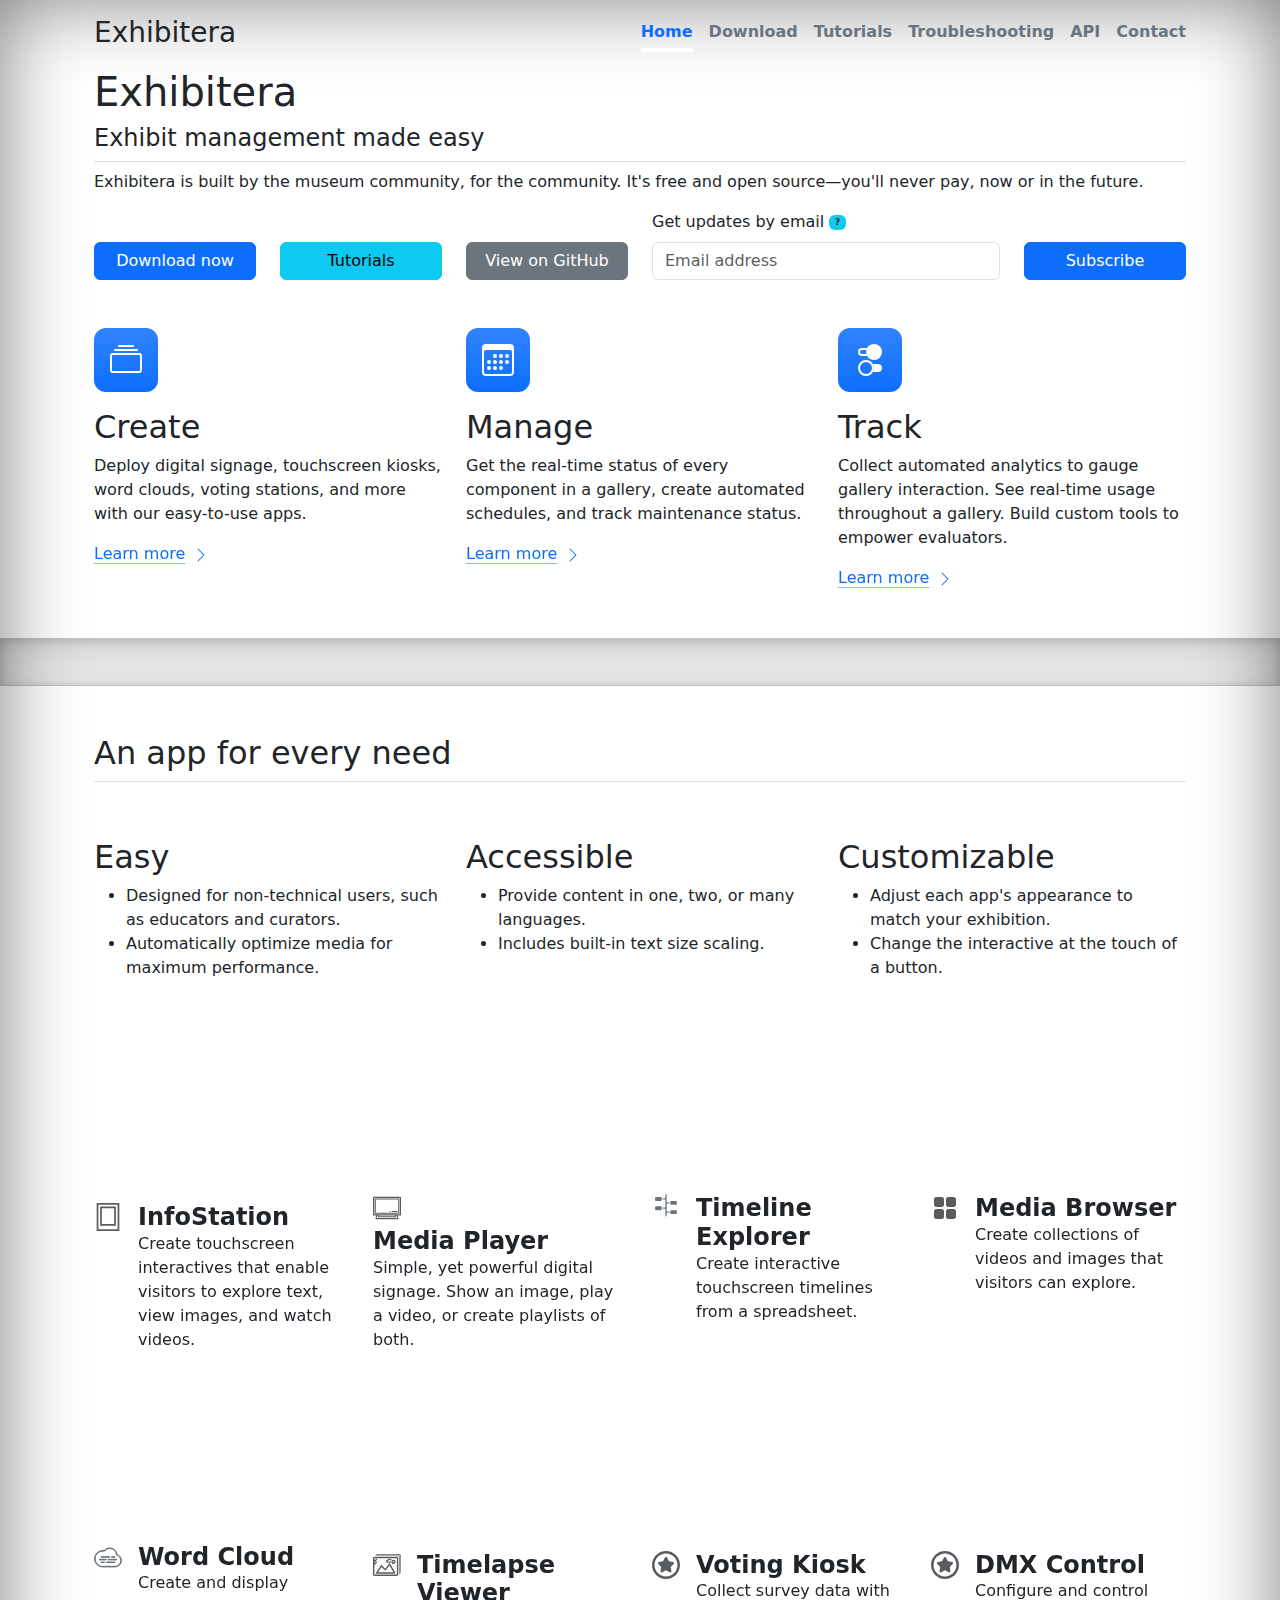
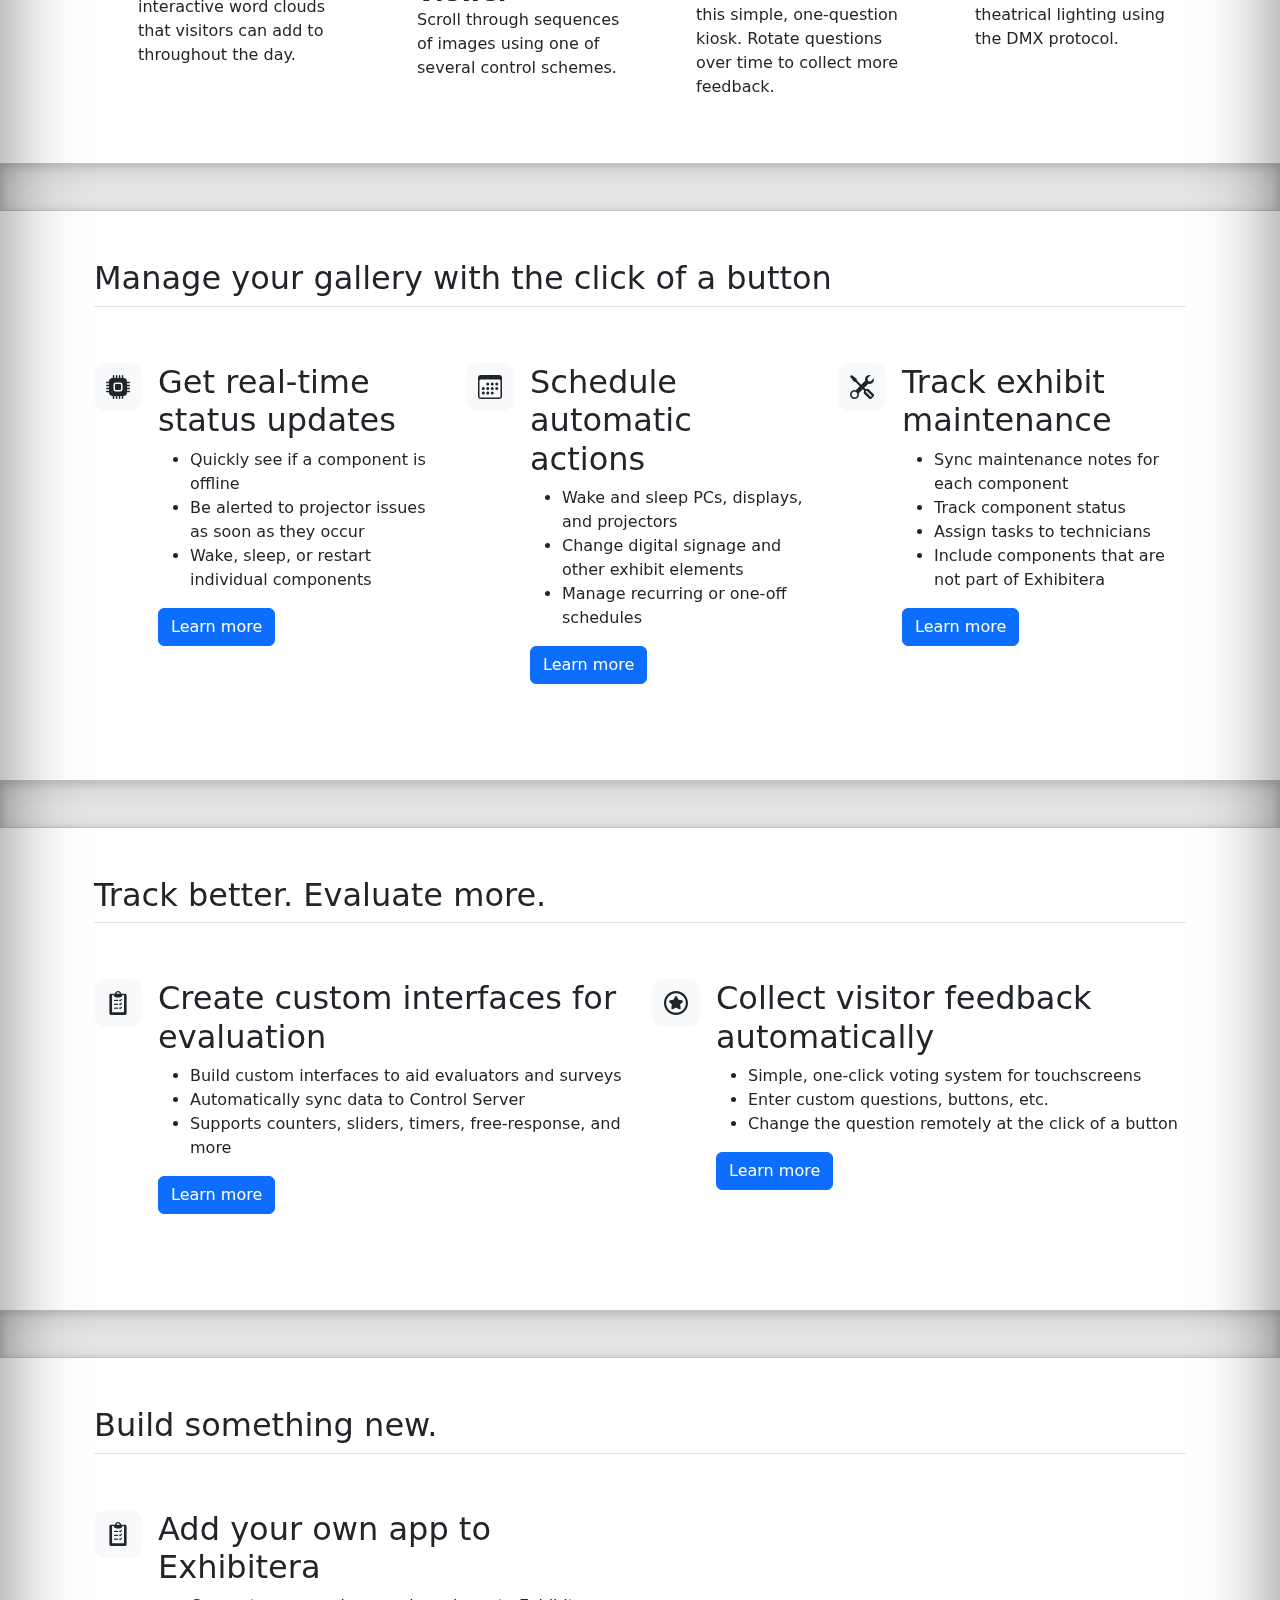
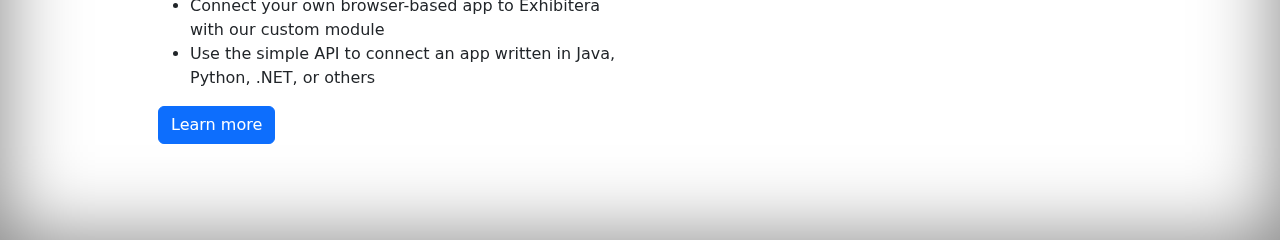
<file: index.html>
<!doctype html>
<html lang="en">
  <head>
    <meta charset="utf-8">
    <meta name="viewport" content="width=device-width, initial-scale=1">
    <meta name="description" content="">
    <meta name="author" content="Morgan Rehnberg">
    <title>Exhibitera</title>

    <!-- Bootstrap core CSS -->
    <link href="https://cdn.jsdelivr.net/npm/bootstrap@5.3.2/dist/css/bootstrap.min.css" rel="stylesheet" crossorigin="anonymous">

    <style>
      .bd-placeholder-img {
        font-size: 1.125rem;
        text-anchor: middle;
        -webkit-user-select: none;
        -moz-user-select: none;
        user-select: none;
      }

      @media (min-width: 768px) {
        .bd-placeholder-img-lg {
          font-size: 3.5rem;
        }
      }
    </style>


    <!-- Custom styles for this template -->
    <link href="features.css" rel="stylesheet">
  </head>
  <body>

    <svg xmlns="http://www.w3.org/2000/svg" style="display: none;">
      <symbol id="home" viewBox="0 0 16 16">
        <path d="M8.354 1.146a.5.5 0 0 0-.708 0l-6 6A.5.5 0 0 0 1.5 7.5v7a.5.5 0 0 0 .5.5h4.5a.5.5 0 0 0 .5-.5v-4h2v4a.5.5 0 0 0 .5.5H14a.5.5 0 0 0 .5-.5v-7a.5.5 0 0 0-.146-.354L13 5.793V2.5a.5.5 0 0 0-.5-.5h-1a.5.5 0 0 0-.5.5v1.293L8.354 1.146zM2.5 14V7.707l5.5-5.5 5.5 5.5V14H10v-4a.5.5 0 0 0-.5-.5h-3a.5.5 0 0 0-.5.5v4H2.5z"/>
      </symbol>
      <symbol id="speedometer2" viewBox="0 0 16 16">
        <path d="M8 4a.5.5 0 0 1 .5.5V6a.5.5 0 0 1-1 0V4.5A.5.5 0 0 1 8 4zM3.732 5.732a.5.5 0 0 1 .707 0l.915.914a.5.5 0 1 1-.708.708l-.914-.915a.5.5 0 0 1 0-.707zM2 10a.5.5 0 0 1 .5-.5h1.586a.5.5 0 0 1 0 1H2.5A.5.5 0 0 1 2 10zm9.5 0a.5.5 0 0 1 .5-.5h1.5a.5.5 0 0 1 0 1H12a.5.5 0 0 1-.5-.5zm.754-4.246a.389.389 0 0 0-.527-.02L7.547 9.31a.91.91 0 1 0 1.302 1.258l3.434-4.297a.389.389 0 0 0-.029-.518z"/>
        <path fill-rule="evenodd" d="M0 10a8 8 0 1 1 15.547 2.661c-.442 1.253-1.845 1.602-2.932 1.25C11.309 13.488 9.475 13 8 13c-1.474 0-3.31.488-4.615.911-1.087.352-2.49.003-2.932-1.25A7.988 7.988 0 0 1 0 10zm8-7a7 7 0 0 0-6.603 9.329c.203.575.923.876 1.68.63C4.397 12.533 6.358 12 8 12s3.604.532 4.923.96c.757.245 1.477-.056 1.68-.631A7 7 0 0 0 8 3z"/>
      </symbol>
      <symbol id="table" viewBox="0 0 16 16">
        <path d="M0 2a2 2 0 0 1 2-2h12a2 2 0 0 1 2 2v12a2 2 0 0 1-2 2H2a2 2 0 0 1-2-2V2zm15 2h-4v3h4V4zm0 4h-4v3h4V8zm0 4h-4v3h3a1 1 0 0 0 1-1v-2zm-5 3v-3H6v3h4zm-5 0v-3H1v2a1 1 0 0 0 1 1h3zm-4-4h4V8H1v3zm0-4h4V4H1v3zm5-3v3h4V4H6zm4 4H6v3h4V8z"/>
      </symbol>
      <symbol id="people-circle" viewBox="0 0 16 16">
        <path d="M11 6a3 3 0 1 1-6 0 3 3 0 0 1 6 0z"/>
        <path fill-rule="evenodd" d="M0 8a8 8 0 1 1 16 0A8 8 0 0 1 0 8zm8-7a7 7 0 0 0-5.468 11.37C3.242 11.226 4.805 10 8 10s4.757 1.225 5.468 2.37A7 7 0 0 0 8 1z"/>
      </symbol>
      <symbol id="grid" viewBox="0 0 16 16">
        <path d="M1 2.5A1.5 1.5 0 0 1 2.5 1h3A1.5 1.5 0 0 1 7 2.5v3A1.5 1.5 0 0 1 5.5 7h-3A1.5 1.5 0 0 1 1 5.5v-3zM2.5 2a.5.5 0 0 0-.5.5v3a.5.5 0 0 0 .5.5h3a.5.5 0 0 0 .5-.5v-3a.5.5 0 0 0-.5-.5h-3zm6.5.5A1.5 1.5 0 0 1 10.5 1h3A1.5 1.5 0 0 1 15 2.5v3A1.5 1.5 0 0 1 13.5 7h-3A1.5 1.5 0 0 1 9 5.5v-3zm1.5-.5a.5.5 0 0 0-.5.5v3a.5.5 0 0 0 .5.5h3a.5.5 0 0 0 .5-.5v-3a.5.5 0 0 0-.5-.5h-3zM1 10.5A1.5 1.5 0 0 1 2.5 9h3A1.5 1.5 0 0 1 7 10.5v3A1.5 1.5 0 0 1 5.5 15h-3A1.5 1.5 0 0 1 1 13.5v-3zm1.5-.5a.5.5 0 0 0-.5.5v3a.5.5 0 0 0 .5.5h3a.5.5 0 0 0 .5-.5v-3a.5.5 0 0 0-.5-.5h-3zm6.5.5A1.5 1.5 0 0 1 10.5 9h3a1.5 1.5 0 0 1 1.5 1.5v3a1.5 1.5 0 0 1-1.5 1.5h-3A1.5 1.5 0 0 1 9 13.5v-3zm1.5-.5a.5.5 0 0 0-.5.5v3a.5.5 0 0 0 .5.5h3a.5.5 0 0 0 .5-.5v-3a.5.5 0 0 0-.5-.5h-3z"/>
      </symbol>
      <symbol id="collection" viewBox="0 0 16 16">
        <path d="M2.5 3.5a.5.5 0 0 1 0-1h11a.5.5 0 0 1 0 1h-11zm2-2a.5.5 0 0 1 0-1h7a.5.5 0 0 1 0 1h-7zM0 13a1.5 1.5 0 0 0 1.5 1.5h13A1.5 1.5 0 0 0 16 13V6a1.5 1.5 0 0 0-1.5-1.5h-13A1.5 1.5 0 0 0 0 6v7zm1.5.5A.5.5 0 0 1 1 13V6a.5.5 0 0 1 .5-.5h13a.5.5 0 0 1 .5.5v7a.5.5 0 0 1-.5.5h-13z"/>
      </symbol>
      <symbol id="calendar3" viewBox="0 0 16 16">
        <path d="M14 0H2a2 2 0 0 0-2 2v12a2 2 0 0 0 2 2h12a2 2 0 0 0 2-2V2a2 2 0 0 0-2-2zM1 3.857C1 3.384 1.448 3 2 3h12c.552 0 1 .384 1 .857v10.286c0 .473-.448.857-1 .857H2c-.552 0-1-.384-1-.857V3.857z"/>
        <path d="M6.5 7a1 1 0 1 0 0-2 1 1 0 0 0 0 2zm3 0a1 1 0 1 0 0-2 1 1 0 0 0 0 2zm3 0a1 1 0 1 0 0-2 1 1 0 0 0 0 2zm-9 3a1 1 0 1 0 0-2 1 1 0 0 0 0 2zm3 0a1 1 0 1 0 0-2 1 1 0 0 0 0 2zm3 0a1 1 0 1 0 0-2 1 1 0 0 0 0 2zm3 0a1 1 0 1 0 0-2 1 1 0 0 0 0 2zm-9 3a1 1 0 1 0 0-2 1 1 0 0 0 0 2zm3 0a1 1 0 1 0 0-2 1 1 0 0 0 0 2zm3 0a1 1 0 1 0 0-2 1 1 0 0 0 0 2z"/>
      </symbol>
      <symbol id="chat-quote-fill" viewBox="0 0 16 16">
        <path d="M16 8c0 3.866-3.582 7-8 7a9.06 9.06 0 0 1-2.347-.306c-.584.296-1.925.864-4.181 1.234-.2.032-.352-.176-.273-.362.354-.836.674-1.95.77-2.966C.744 11.37 0 9.76 0 8c0-3.866 3.582-7 8-7s8 3.134 8 7zM7.194 6.766a1.688 1.688 0 0 0-.227-.272 1.467 1.467 0 0 0-.469-.324l-.008-.004A1.785 1.785 0 0 0 5.734 6C4.776 6 4 6.746 4 7.667c0 .92.776 1.666 1.734 1.666.343 0 .662-.095.931-.26-.137.389-.39.804-.81 1.22a.405.405 0 0 0 .011.59c.173.16.447.155.614-.01 1.334-1.329 1.37-2.758.941-3.706a2.461 2.461 0 0 0-.227-.4zM11 9.073c-.136.389-.39.804-.81 1.22a.405.405 0 0 0 .012.59c.172.16.446.155.613-.01 1.334-1.329 1.37-2.758.942-3.706a2.466 2.466 0 0 0-.228-.4 1.686 1.686 0 0 0-.227-.273 1.466 1.466 0 0 0-.469-.324l-.008-.004A1.785 1.785 0 0 0 10.07 6c-.957 0-1.734.746-1.734 1.667 0 .92.777 1.666 1.734 1.666.343 0 .662-.095.931-.26z"/>
      </symbol>
      <symbol id="cpu-fill" viewBox="0 0 16 16">
        <path d="M6.5 6a.5.5 0 0 0-.5.5v3a.5.5 0 0 0 .5.5h3a.5.5 0 0 0 .5-.5v-3a.5.5 0 0 0-.5-.5h-3z"/>
        <path d="M5.5.5a.5.5 0 0 0-1 0V2A2.5 2.5 0 0 0 2 4.5H.5a.5.5 0 0 0 0 1H2v1H.5a.5.5 0 0 0 0 1H2v1H.5a.5.5 0 0 0 0 1H2v1H.5a.5.5 0 0 0 0 1H2A2.5 2.5 0 0 0 4.5 14v1.5a.5.5 0 0 0 1 0V14h1v1.5a.5.5 0 0 0 1 0V14h1v1.5a.5.5 0 0 0 1 0V14h1v1.5a.5.5 0 0 0 1 0V14a2.5 2.5 0 0 0 2.5-2.5h1.5a.5.5 0 0 0 0-1H14v-1h1.5a.5.5 0 0 0 0-1H14v-1h1.5a.5.5 0 0 0 0-1H14v-1h1.5a.5.5 0 0 0 0-1H14A2.5 2.5 0 0 0 11.5 2V.5a.5.5 0 0 0-1 0V2h-1V.5a.5.5 0 0 0-1 0V2h-1V.5a.5.5 0 0 0-1 0V2h-1V.5zm1 4.5h3A1.5 1.5 0 0 1 11 6.5v3A1.5 1.5 0 0 1 9.5 11h-3A1.5 1.5 0 0 1 5 9.5v-3A1.5 1.5 0 0 1 6.5 5z"/>
      </symbol>
      <symbol id="gear-fill" viewBox="0 0 16 16">
        <path d="M9.405 1.05c-.413-1.4-2.397-1.4-2.81 0l-.1.34a1.464 1.464 0 0 1-2.105.872l-.31-.17c-1.283-.698-2.686.705-1.987 1.987l.169.311c.446.82.023 1.841-.872 2.105l-.34.1c-1.4.413-1.4 2.397 0 2.81l.34.1a1.464 1.464 0 0 1 .872 2.105l-.17.31c-.698 1.283.705 2.686 1.987 1.987l.311-.169a1.464 1.464 0 0 1 2.105.872l.1.34c.413 1.4 2.397 1.4 2.81 0l.1-.34a1.464 1.464 0 0 1 2.105-.872l.31.17c1.283.698 2.686-.705 1.987-1.987l-.169-.311a1.464 1.464 0 0 1 .872-2.105l.34-.1c1.4-.413 1.4-2.397 0-2.81l-.34-.1a1.464 1.464 0 0 1-.872-2.105l.17-.31c.698-1.283-.705-2.686-1.987-1.987l-.311.169a1.464 1.464 0 0 1-2.105-.872l-.1-.34zM8 10.93a2.929 2.929 0 1 1 0-5.86 2.929 2.929 0 0 1 0 5.858z"/>
      </symbol>
      <symbol id="speedometer" viewBox="0 0 16 16">
        <path d="M8 2a.5.5 0 0 1 .5.5V4a.5.5 0 0 1-1 0V2.5A.5.5 0 0 1 8 2zM3.732 3.732a.5.5 0 0 1 .707 0l.915.914a.5.5 0 1 1-.708.708l-.914-.915a.5.5 0 0 1 0-.707zM2 8a.5.5 0 0 1 .5-.5h1.586a.5.5 0 0 1 0 1H2.5A.5.5 0 0 1 2 8zm9.5 0a.5.5 0 0 1 .5-.5h1.5a.5.5 0 0 1 0 1H12a.5.5 0 0 1-.5-.5zm.754-4.246a.389.389 0 0 0-.527-.02L7.547 7.31A.91.91 0 1 0 8.85 8.569l3.434-4.297a.389.389 0 0 0-.029-.518z"/>
        <path fill-rule="evenodd" d="M6.664 15.889A8 8 0 1 1 9.336.11a8 8 0 0 1-2.672 15.78zm-4.665-4.283A11.945 11.945 0 0 1 8 10c2.186 0 4.236.585 6.001 1.606a7 7 0 1 0-12.002 0z"/>
      </symbol>
      <symbol id="toggles2" viewBox="0 0 16 16">
        <path d="M9.465 10H12a2 2 0 1 1 0 4H9.465c.34-.588.535-1.271.535-2 0-.729-.195-1.412-.535-2z"/>
        <path d="M6 15a3 3 0 1 0 0-6 3 3 0 0 0 0 6zm0 1a4 4 0 1 1 0-8 4 4 0 0 1 0 8zm.535-10a3.975 3.975 0 0 1-.409-1H4a1 1 0 0 1 0-2h2.126c.091-.355.23-.69.41-1H4a2 2 0 1 0 0 4h2.535z"/>
        <path d="M14 4a4 4 0 1 1-8 0 4 4 0 0 1 8 0z"/>
      </symbol>
      <symbol id="tools" viewBox="0 0 16 16">
        <path d="M1 0L0 1l2.2 3.081a1 1 0 0 0 .815.419h.07a1 1 0 0 1 .708.293l2.675 2.675-2.617 2.654A3.003 3.003 0 0 0 0 13a3 3 0 1 0 5.878-.851l2.654-2.617.968.968-.305.914a1 1 0 0 0 .242 1.023l3.356 3.356a1 1 0 0 0 1.414 0l1.586-1.586a1 1 0 0 0 0-1.414l-3.356-3.356a1 1 0 0 0-1.023-.242L10.5 9.5l-.96-.96 2.68-2.643A3.005 3.005 0 0 0 16 3c0-.269-.035-.53-.102-.777l-2.14 2.141L12 4l-.364-1.757L13.777.102a3 3 0 0 0-3.675 3.68L7.462 6.46 4.793 3.793a1 1 0 0 1-.293-.707v-.071a1 1 0 0 0-.419-.814L1 0zm9.646 10.646a.5.5 0 0 1 .708 0l3 3a.5.5 0 0 1-.708.708l-3-3a.5.5 0 0 1 0-.708zM3 11l.471.242.529.026.287.445.445.287.026.529L5 13l-.242.471-.026.529-.445.287-.287.445-.529.026L3 15l-.471-.242L2 14.732l-.287-.445L1.268 14l-.026-.529L1 13l.242-.471.026-.529.445-.287.287-.445.529-.026L3 11z"/>
      </symbol>
      <symbol id="chevron-right" viewBox="0 0 16 16">
        <path fill-rule="evenodd" d="M4.646 1.646a.5.5 0 0 1 .708 0l6 6a.5.5 0 0 1 0 .708l-6 6a.5.5 0 0 1-.708-.708L10.293 8 4.646 2.354a.5.5 0 0 1 0-.708z"/>
      </symbol>
      <symbol id="geo-fill" viewBox="0 0 16 16">
        <path fill-rule="evenodd" d="M4 4a4 4 0 1 1 4.5 3.969V13.5a.5.5 0 0 1-1 0V7.97A4 4 0 0 1 4 3.999zm2.493 8.574a.5.5 0 0 1-.411.575c-.712.118-1.28.295-1.655.493a1.319 1.319 0 0 0-.37.265.301.301 0 0 0-.057.09V14l.002.008a.147.147 0 0 0 .016.033.617.617 0 0 0 .145.15c.165.13.435.27.813.395.751.25 1.82.414 3.024.414s2.273-.163 3.024-.414c.378-.126.648-.265.813-.395a.619.619 0 0 0 .146-.15.148.148 0 0 0 .015-.033L12 14v-.004a.301.301 0 0 0-.057-.09 1.318 1.318 0 0 0-.37-.264c-.376-.198-.943-.375-1.655-.493a.5.5 0 1 1 .164-.986c.77.127 1.452.328 1.957.594C12.5 13 13 13.4 13 14c0 .426-.26.752-.544.977-.29.228-.68.413-1.116.558-.878.293-2.059.465-3.34.465-1.281 0-2.462-.172-3.34-.465-.436-.145-.826-.33-1.116-.558C3.26 14.752 3 14.426 3 14c0-.599.5-1 .961-1.243.505-.266 1.187-.467 1.957-.594a.5.5 0 0 1 .575.411z"/>
      </symbol>
      <symbol id="todo" viewBox="0 0 297 297">
        <path d="M237.333,33h-50.14c-2.558-18.613-18.556-33-37.86-33s-35.303,14.387-37.86,33h-51.14C50.408,33,42,41.075,42,51v228
      		c0,9.925,8.408,18,18.333,18h177c9.925,0,17.667-8.075,17.667-18V51C255,41.075,247.258,33,237.333,33z M93.052,48
      		c3.432,18.033,19.084,31,38.092,31h36.379c19.008,0,34.66-12.967,38.092-31H223v216H75V48H93.052z M149.333,16
      		c10.456,0,19.242,7.259,21.601,17h-43.201C130.091,23.259,138.877,16,149.333,16z"/>
      	<rect x="99" y="109" width="50" height="15"/>
      	<polygon points="200.689,105.076 189.645,94.924 175.427,110.39 169.237,105.347 159.763,116.976 176.907,130.944 	"/>
      	<rect x="99" y="157" width="50" height="15"/>
      	<polygon points="200.689,153.076 189.645,142.924 175.427,158.39 169.237,153.347 159.763,164.976 176.907,178.944 	"/>
      	<rect x="99" y="205" width="50" height="15"/>
      	<polygon points="200.689,201.076 189.645,190.924 175.427,206.39 169.237,201.347 159.763,212.976 176.907,226.944 	"/>
      </symbol>
      <symbol id="tv" viewBox="0 0 512 512">
        <g>
        	<g>
        		<path d="M501.801,52.016H10.199C4.566,52.016,0,56.582,0,62.215v319.706c0,5.633,4.566,10.199,10.199,10.199h46.112l-9.258,56.001
        			c-0.489,2.955,0.347,5.977,2.285,8.261c1.938,2.285,4.782,3.601,7.778,3.601h397.769c2.997,0,5.84-1.318,7.778-3.601
        			c1.938-2.284,2.773-5.306,2.285-8.261l-9.258-56.001h46.112c5.632,0,10.199-4.566,10.199-10.199V62.215
        			C512,56.582,507.433,52.016,501.801,52.016z M69.139,439.586l7.846-47.465h15.533l-2.693,22.168
        			c-0.352,2.898,0.555,5.807,2.491,7.993c1.936,2.185,4.715,3.436,7.634,3.436h312.096c2.919,0,5.698-1.251,7.634-3.436
        			c1.935-2.186,2.843-5.096,2.49-7.993l-2.692-22.168h15.532l7.849,47.465H69.139z M111.465,405.318l1.603-13.198h285.864
        			l1.602,13.198H111.465z M491.602,371.722H20.398V72.414h471.203V371.722z"/>
        	</g>
        </g>
        <g>
        	<g>
        		<path d="M471.203,82.203H40.797c-5.633,0-10.199,4.566-10.199,10.199v259.334c0,5.633,4.566,10.199,10.199,10.199h430.406
        			c5.632,0,10.199-4.566,10.199-10.199V92.402C481.402,86.769,476.835,82.203,471.203,82.203z M461.004,341.537H50.996V102.601
        			h410.008V341.537z"/>
        	</g>
        </g>
        <g>
        	<g>
        		<path d="M318.215,310.665h-5.1c-5.632,0-10.199,4.566-10.199,10.199c0,5.633,4.567,10.199,10.199,10.199h5.1
        			c5.632,0,10.199-4.566,10.199-10.199C328.414,315.231,323.847,310.665,318.215,310.665z"/>
        	</g>
        </g>
        <g>
        	<g>
        		<path d="M437.546,310.665h-82.614c-5.632,0-10.199,4.566-10.199,10.199c0,5.633,4.567,10.199,10.199,10.199h82.614
        			c5.632,0,10.199-4.566,10.199-10.199C447.745,315.231,443.178,310.665,437.546,310.665z"/>
        	</g>
        </g>
      </symbol>
      <symbol id='tablet' viewBox="0 0 485 485">
        <g>
        	<path d="M46.094,0v485h392.812V0H46.094z M408.906,455H76.094V30h332.812V455z"/>
        	<path d="M378.906,60H106.094v335h272.812V60z M348.906,365H136.094V90h212.812V365z"/>
        </g>
      </symbol>
      <symbol id='tablet-arrows' viewBox="0 0 15.653 13.35">
        <g>
        	<g>
        		<path d="M14.963,0.751H0.689C0.308,0.751,0,1.06,0,1.441v10.263c0,0.381,0.309,0.69,0.689,0.69h14.274
        			c0.383,0,0.69-0.31,0.69-0.69V1.442C15.653,1.06,15.346,0.751,14.963,0.751z M14.273,11.014H1.38V2.132h12.893V11.014z"/>
        		<path d="M3.623,8.182c0,0,0.184,0.185,0.184-0.061c0-0.245,0-0.636,0-0.636s0.107,0,0.27,0
        			c0.503,0,2.093,0,2.469,0c0,0,0.088,0.002,0.088-0.111s0-1.406,0-1.564c0-0.16-0.105-0.131-0.105-0.131c-0.384,0-1.943,0-2.465,0
        			c-0.181,0-0.3,0-0.3,0s0-0.488,0-0.689c0-0.203-0.177-0.017-0.177-0.017L2.108,6.495c0,0-0.118,0.101-0.012,0.206
        			C2.241,6.845,3.623,8.182,3.623,8.182z"/>
        		<path d="M9.116,7.486c0.376,0,1.966,0,2.469,0c0.163,0,0.271,0,0.271,0s0,0.392,0,0.636
        			c0,0.246,0.184,0.061,0.184,0.061s1.382-1.338,1.526-1.483c0.106-0.104-0.012-0.206-0.012-0.206l-1.479-1.521
        			c0,0-0.176-0.186-0.177,0.017c0,0.201,0,0.689,0,0.689s-0.118,0-0.3,0c-0.521,0-2.08,0-2.465,0c0,0-0.105-0.029-0.105,0.131
        			c0,0.159,0,1.452,0,1.564C9.028,7.489,9.116,7.486,9.116,7.486z"/>
        	</g>
        </g>
      </symbol>
      <symbol id='squircle-grid' viewBox="0 0 28 28">
        <g>
            <g>
                <path d="M10.75,15 C11.9926407,15 13,16.0073593 13,17.25 L13,22.75 C13,23.9926407 11.9926407,25 10.75,25 L5.25,25 C4.00735931,25 3,23.9926407 3,22.75 L3,17.25 C3,16.0073593 4.00735931,15 5.25,15 L10.75,15 Z M22.75,15 C23.9926407,15 25,16.0073593 25,17.25 L25,22.75 C25,23.9926407 23.9926407,25 22.75,25 L17.25,25 C16.0073593,25 15,23.9926407 15,22.75 L15,17.25 C15,16.0073593 16.0073593,15 17.25,15 L22.75,15 Z M10.75,3 C11.9926407,3 13,4.00735931 13,5.25 L13,10.75 C13,11.9926407 11.9926407,13 10.75,13 L5.25,13 C4.00735931,13 3,11.9926407 3,10.75 L3,5.25 C3,4.00735931 4.00735931,3 5.25,3 L10.75,3 Z M22.75,3 C23.9926407,3 25,4.00735931 25,5.25 L25,10.75 C25,11.9926407 23.9926407,13 22.75,13 L17.25,13 C16.0073593,13 15,11.9926407 15,10.75 L15,5.25 C15,4.00735931 16.0073593,3 17.25,3 L22.75,3 Z"></path>
            </g>
        </g>
      </symbol>
      <symbol id='word-cloud' viewBox="0 0 32 32">
        <path stroke="#6C757D" stroke-width="1" d="M24,27.36H10c-5.161,0-9.36-4.199-9.36-9.36c0-5.162,4.199-9.36,9.36-9.36
        	c0.483,0,0.984,0.042,1.493,0.125C13.092,6.776,15.452,5.64,18,5.64c4.278,0,7.804,3.152,8.298,7.372
        	C29.29,13.995,31.36,16.834,31.36,20C31.36,24.059,28.059,27.36,24,27.36z M10,9.359c-4.764,0-8.64,3.876-8.64,8.641
        	c0,4.764,3.876,8.64,8.64,8.64h14c3.661,0,6.64-2.979,6.64-6.64c0-2.93-1.964-5.549-4.776-6.37
        	c-0.143-0.042-0.245-0.166-0.258-0.314C25.253,9.351,21.983,6.359,18,6.359c-2.395,0-4.608,1.099-6.071,3.016
        	c-0.083,0.108-0.219,0.157-0.352,0.136C11.03,9.409,10.514,9.359,10,9.359z M24,22.36H14v-0.72h10V22.36z M12,22.36H8v-0.72h4V22.36
        	z M26,19.36H16v-0.72h10V19.36z M14,19.36H6v-0.72h8V19.36z M24,16.36h-4v-0.72h4V16.36z M18,16.36H8v-0.72h10V16.36z"/>
      </symbol>
      <symbol id='heartbeat' viewBox="0 0 488.9 488.9">
        <g>
        	<path d="M412.9,0h-337C34.3,0,0,34.3,0,75.9V413c0,41.6,34.3,75.9,75.9,75.9H413c41.6,0,75.9-34.3,75.9-75.9V76
        		C488.9,34.4,454.5,0,412.9,0z M448.3,413c0,19.8-15.6,35.4-35.4,35.4h-337c-19.8,0-35.4-15.6-35.4-35.4V265.3h72.8
        		c6.2,0,12.5-3.1,16.6-8.3l56.2-74.9v193.5c0,22.9,31.4,25.7,37.5,9.4l68.7-147.7l21.8,25c4.2,5.2,9.4,7.3,15.6,7.3h67.6
        		c11.4,0,20.8-9.4,20.8-20.8s-9.4-20.8-20.8-20.8H339l-36.4-41.6c-5.9-7-24.3-12-34.3,5.2l-42.7,91.5V120.7
        		c1.1-14-19.8-32.1-36.4-12.5l-86.3,115.5H40.5V76c0-19.8,15.6-35.4,35.4-35.4H413c19.8,0,35.4,15.6,35.4,35.4v337H448.3z"/>
        </g>
      </symbol>
      <symbol id='SOS'  viewBox="0 0 24 24">
        <path fill="none" stroke="#6C757D" stroke-width="1.5" d="M2,8 C2,8 5.5,9 7,10 C8.5,11 7.56437103,12.4191614 8,13 C8.43562897,13.5808386 10,12 10,15 C10,18 13,16 13,19 C13,22 15.5,21.5 16,20 C16.5,18.5 18.2333023,16.8664183 18,15 C17.7666977,13.1335817 17,12 15,12 C13,12 11.5,11.5 11,10 C10.5,8.5 14,8 13,5 C12,2 13,1 13,1 M23,12 C23,18.075 18.075,23 12,23 C5.925,23 1,18.075 1,12 C1,5.925 5.925,1 12,1 C18.075,1 23,5.925 23,12 L23,12 Z"/>
      </symbol>
      <symbol id='rating' viewBox="0 0 330 330">
        <g>
        	<path d="M165,0C74.019,0,0,74.019,0,165s74.019,165,165,165s165-74.019,165-165S255.981,0,165,0z M165,300
        		c-74.439,0-135-60.561-135-135S90.561,30,165,30s135,60.561,135,135S239.439,300,165,300z"/>
        	<path d="M247.157,128.196l-47.476-6.9l-21.23-43.019c-2.527-5.12-7.741-8.362-13.451-8.362s-10.924,3.242-13.451,8.362
        		l-21.23,43.019l-47.476,6.9c-5.65,0.821-10.345,4.779-12.108,10.209c-1.765,5.43-0.293,11.391,3.796,15.376l34.353,33.486
        		l-8.109,47.282c-0.965,5.628,1.349,11.315,5.968,14.671c4.618,3.355,10.741,3.799,15.797,1.142L165,228.039l42.462,22.323
        		c2.195,1.154,4.592,1.723,6.979,1.723c0.017,0,0.033,0,0.05,0c8.271-0.015,14.972-6.725,14.972-15c0-1.152-0.13-2.274-0.375-3.352
        		l-7.97-46.466l34.352-33.486c4.089-3.985,5.561-9.946,3.796-15.376C257.502,132.975,252.808,129.017,247.157,128.196z"/>
        </g>
      </symbol>
      <symbol id='imageStack' viewBox="0 0 54.014 54.014">
        <g>
        	<g>
        		<path d="M49.122,5.845H9.134c-1.664,0-3.136,0.838-4.02,2.11c0.791-0.549,1.748-0.874,2.782-0.874h39.989
        			c2.697,0,4.893,2.195,4.893,4.895v28.927c0,1.033-0.322,1.992-0.873,2.783c1.273-0.885,2.109-2.354,2.109-4.021V10.74
        			C54.016,8.041,51.82,5.845,49.122,5.845z"/>
        		<path d="M46.85,8.119H6.861c-1.666,0-3.135,0.836-4.021,2.11c0.791-0.551,1.75-0.874,2.784-0.874h39.988
        			c2.696,0,4.894,2.194,4.894,4.895v28.927c0,1.033-0.324,1.992-0.873,2.783c1.272-0.883,2.109-2.355,2.109-4.021V13.014
        			C51.743,10.314,49.547,8.119,46.85,8.119z"/>
        		<path d="M45.527,11.073H3.261C1.463,11.073,0,12.536,0,14.333v30.574c0,1.799,1.463,3.262,3.261,3.262h42.266
        			c1.799,0,3.262-1.463,3.262-3.262V14.333C48.789,12.537,47.324,11.073,45.527,11.073z M46.09,44.909
        			c0,0.309-0.253,0.562-0.563,0.562H3.26c-0.31,0-0.563-0.254-0.563-0.562V27.708l4.855-4.854c0.526-0.527,0.526-1.381,0-1.908
        			c-0.527-0.527-1.382-0.527-1.908,0l-2.947,2.948v-1.707l4.896-4.898c0.526-0.526,0.526-1.38,0-1.907
        			c-0.527-0.526-1.382-0.526-1.908,0l-2.988,2.99v-4.037c0-0.311,0.253-0.562,0.562-0.562h42.264c0.312,0,0.562,0.253,0.562,0.562
        			L46.09,44.909L46.09,44.909z"/>
        		<path d="M33.064,24.699c-0.229-0.39-0.633-0.641-1.084-0.667c-0.443-0.023-0.885,0.172-1.156,0.532l-7.201,9.516l-6.451-6.451
        			c-0.286-0.287-0.684-0.432-1.086-0.389c-0.401,0.039-0.766,0.256-0.989,0.592l-9.19,13.742c-0.276,0.414-0.304,0.946-0.068,1.385
        			c0.234,0.438,0.691,0.713,1.188,0.713h34.736c0.481,0,0.928-0.256,1.17-0.676c0.24-0.418,0.238-0.935-0.004-1.351L33.064,24.699z
        			 M9.552,40.976l6.872-10.277l6.384,6.383c0.275,0.275,0.657,0.422,1.045,0.394c0.391-0.026,0.748-0.224,0.983-0.533l6.913-9.133
        			l7.665,13.168L9.552,40.976L9.552,40.976z"/>
        		<path d="M29.329,22.849c0.509,0,0.999-0.075,1.459-0.224c0.938,0.225,1.985,0.214,2.925-0.026
        			c0.313,0.087,0.643,0.131,0.971,0.131c0.069,0,0.136-0.016,0.203-0.02c-0.404-0.646-0.642-1.405-0.642-2.223
        			c0-0.021,0.003-0.043,0.004-0.064c-0.082-0.026-0.164-0.053-0.239-0.094c-0.134-0.075-0.293-0.085-0.436-0.027
        			c-0.816,0.331-1.875,0.338-2.695,0.024c-0.14-0.054-0.293-0.043-0.423,0.028c-0.313,0.171-0.714,0.265-1.127,0.265
        			c-0.981,0-1.666-0.501-1.666-0.952c0-0.429,0.625-0.912,1.558-0.948c0.192-0.008,0.364-0.125,0.442-0.302
        			c0.322-0.735,1.365-1.249,2.536-1.249c1.137,0,2.171,0.497,2.516,1.21c0.014,0.028,0.038,0.047,0.057,0.072
        			c0.382-0.687,0.947-1.255,1.632-1.639c-0.027-0.017-0.054-0.034-0.082-0.048c-0.879-1.145-2.408-1.824-4.121-1.824
        			c-1.623,0-3.104,0.625-4.006,1.68c-1.657,0.395-2.76,1.6-2.76,3.047C25.433,21.452,27.144,22.849,29.329,22.849z"/>
        		<path d="M39.557,16.905c-0.711,0-1.377,0.188-1.957,0.514c-0.647,0.365-1.188,0.905-1.549,1.559
        			c-0.31,0.557-0.486,1.193-0.496,1.873c0,0.021-0.004,0.04-0.004,0.061c0,0.775,0.227,1.498,0.607,2.112
        			c0.708,1.134,1.964,1.893,3.396,1.893c2.209,0,4.006-1.796,4.006-4.005S41.766,16.905,39.557,16.905z M39.557,22.352
        			c-0.418,0-0.793-0.183-1.057-0.468c-0.236-0.257-0.388-0.598-0.388-0.975c0-0.659,0.446-1.21,1.052-1.381
        			c0.125-0.036,0.254-0.062,0.391-0.062c0.795,0,1.441,0.647,1.441,1.442S40.352,22.352,39.557,22.352z"/>
        	</g>
        </g>
      </symbol>

      <symbol id="timeline-explorer" xmlns="http://www.w3.org/2000/svg" viewBox="0 0 66 85" x="0px" y="0px"><path fill="#6C757D" d="M419,545 L435,545 C436.104569,545 437,545.895431 437,547 L437,555 C437,556.104569 436.104569,557 435,557 L419,557 C417.895431,557 417,556.104569 417,555 L417,547 C417,545.895431 417.895431,545 419,545 Z M465,557 L481,557 C482.104569,557 483,557.895431 483,559 L483,567 C483,568.104569 482.104569,569 481,569 L465,569 C463.895431,569 463,568.104569 463,567 L463,559 C463,557.895431 463.895431,557 465,557 Z M419,573 L435,573 C436.104569,573 437,573.895431 437,575 L437,583 C437,584.104569 436.104569,585 435,585 L419,585 C417.895431,585 417,584.104569 417,583 L417,575 C417,573.895431 417.895431,573 419,573 Z M465,585 L481,585 C482.104569,585 483,585.895431 483,587 L483,595 C483,596.104569 482.104569,597 481,597 L465,597 C463.895431,597 463,596.104569 463,595 L463,587 C463,585.895431 463.895431,585 465,585 Z M452,565 L452,589 L460,589 L460,593 L452,593 L452,602 C452,603.104569 451.104569,604 450,604 C448.895431,604 448,603.104569 448,602 L448,581 L440,581 L440,577 L448,577 L448,553 L440,553 L440,549 L448,549 L448,538 C448,536.895431 448.895431,536 450,536 C451.104569,536 452,536.895431 452,538 L452,561 L460,561 L460,565 L452,565 Z" transform="translate(-417 -536)"/></symbol>
    </svg>

    <main>
      <div class="container px-4" id="featured-3">

        <div class="d-flex w-100 h-100 py-3 mx-auto flex-column text-center">
          <header class="mb-auto">
            <div>
              <h3 class="float-start mb-0">Exhibitera</h3>
              <nav class="nav nav-masthead justify-content-center float-md-end">
                <a class="nav-link text-primary active" aria-current="page" href="">Home</a>
                <a class="nav-link text-secondary" href="download">Download</a>
                <a class="nav-link text-secondary" href="tutorials">Tutorials</a>
                <a class="nav-link text-secondary" href="../troubleshooting">Troubleshooting</a>
                <a class="nav-link text-secondary" href="api">API</a>
                <a class="nav-link text-secondary" href="mailto:MRehnberg@adventuresci.org">Contact</a>
              </nav>
            </div>
          </header>
        </div>

        <h1 class="pb-0">Exhibitera</h1>
        <h4 class="pb-2 border-bottom">Exhibit management made easy</h4>
        
        Exhibitera is built by the museum community, for the community. It's free and open source—you'll never pay, now or in the future.
        <br>
        <div class="row mt-2 gy-2 align-items-end">
          <div class="col-6 col-md-3 col-xl-2">
            <button class='btn btn-primary w-100' onclick="window.location = 'download'">Download now</button>
          </div>
          <div class="col-6 col-md-3 col-xl-2">
            <button class='btn btn-info w-100' onclick="window.location = 'tutorials'">Tutorials</button>
          </div>
          <div class="col-6 col-md-3 col-xl-2">
            <button class='btn btn-secondary w-100' onclick="window.location = 'https://github.com/Cosmic-Chatter/Exhibitera'">View on GitHub</button>
          </div>
          <div class="col-12 col-md-6">
            <div id="mc_embed_shell">
              <div id="mc_embed_signup">
                <form action="https://cosmicchatter.us14.list-manage.com/subscribe/post?u=615d5f2d198ab5add3e5304b1&amp;id=3b7168792c&amp;f_id=0009b9e0f0" method="post" id="mc-embedded-subscribe-form" name="mc-embedded-subscribe-form" class="validate" target="_self" novalidate="">
                  <div style="position: absolute; left: -5000px;" aria-hidden="true">
                    /* real people should not fill this in and expect good things - do not remove this or risk form bot signups */
                    <input type="text" name="b_615d5f2d198ab5add3e5304b1_3b7168792c" tabindex="-1" value="">
                  </div>
                  <div class="row align-items-end">
                    <div class="col-8">
                      <label for="mce-EMAIL" class="mb-2">
                        Get updates by email
                        <span class="badge bg-info ml-1 align-middle text-dark" data-bs-toggle="tooltip" data-bs-placement="top" title="Get emails when a new Exhibitera version is released. We will never share your email address." style="font-size: 0.55em;">?</span>
                      </label>
                      <input type="email" name="EMAIL" class="required email form-control" id="mce-EMAIL" required="" value="" placeholder="Email address">
                      <div id="mce-responses" class="clear foot">
                          <div class="response" id="mce-error-response" style="display: none;"></div>
                          <div class="response" id="mce-success-response" style="display: none;"></div>
                      </div>
                    </div>
                    <div class="col-4">
                      <input type="submit" name="subscribe" id="mc-embedded-subscribe" class="button btn btn-primary w-100" value="Subscribe">
                    </div>
                  </div>
              </form>
              </div>
              </div>
          </div>
        </div>
        
        <div class="row g-4 py-5 row-cols-1 row-cols-lg-3">
          <div class="feature col">
            <div class="feature-icon bg-primary bg-gradient">
              <svg class="bi" width="1em" height="1em"><use xlink:href="#collection"/></svg>
            </div>
            <h2>Create</h2>
            <p>Deploy digital signage, touchscreen kiosks, word clouds, voting stations, and more with our easy-to-use apps.</p>
            <a href="#createPane" class="icon-link">
              Learn more
              <svg class="bi" width="1em" height="1em"><use xlink:href="#chevron-right"/></svg>
            </a>
          </div>
          <div class="feature col">
            <div class="feature-icon bg-primary bg-gradient">
              <svg class="bi" width="1em" height="1em"><use xlink:href="#calendar3"/></svg>
            </div>
            <h2>Manage</h2>
            <p>Get the real-time status of every component in a gallery, create automated schedules, and track maintenance status.</p>
            <a href="#managePane" class="icon-link">
              Learn more
              <svg class="bi" width="1em" height="1em"><use xlink:href="#chevron-right"/></svg>
            </a>
          </div>
          <div class="feature col">
            <div class="feature-icon bg-primary bg-gradient">
              <svg class="bi" width="1em" height="1em"><use xlink:href="#toggles2"/></svg>
            </div>
            <h2>Track</h2>
            <p>Collect automated analytics to gauge gallery interaction. See real-time usage throughout a gallery. Build custom tools to empower evaluators.</p>
            <a href="#trackPane" class="icon-link">
              Learn more
              <svg class="bi" width="1em" height="1em"><use xlink:href="#chevron-right"/></svg>
            </a>
          </div>
        </div>
      </div>

      <div class="b-example-divider"></div>

      <div class="container px-4 py-5" id="icon-grid">
        <h2 id="createPane" class="pb-2 border-bottom">An app for every need</h2>
        <div class="row g-4 py-5 row-cols-1 row-cols-lg-3">
          <div class="col">
            <H2>Easy</H2>
              <ul>
                <li>Designed for non-technical users, such as educators and curators.</li>
                <li>Automatically optimize media for maximum performance.</li>
              </ul>
          </div>
          <div class="col">
            <H2>Accessible</H2>
              <ul>
                <li>Provide content in one, two, or many languages.</li>
                <li>Includes built-in text size scaling.</li>
              </ul>
          </div>
          <div class="col">
            <H2>Customizable</H2>
              <ul>
                <li>Adjust each app's appearance to match your exhibition.</li>
                <li>Change the interactive at the touch of a button.</li>
              </ul>
          </div> 
        </div>

        <div class="row row-cols-1 row-cols-sm-2 row-cols-md-3 row-cols-lg-4 g-4">
          
          <!-- InfoStation  -->
          <div class="col">
            <video src="videos/InfoStation.mp4" width="100%" loop autoplay playsinline muted></video>

            <div class="d-flex align-items-start mt-2">
              <svg class="bi text-muted flex-shrink-0 me-3" width="1.75em" height="1.75em"><use xlink:href="#tablet"/></svg>
              <div>
                <h4 class="fw-bold mb-0">InfoStation</h4>
                <p>Create touchscreen interactives that enable visitors to explore text, view images, and watch videos.</p>
                <!-- <a href="#" class="icon-link">
                  Learn more
                  <svg class="bi" width="1em" height="1em"><use xlink:href="#chevron-right"/></svg>
                </a> -->
              </div>
            </div>
          </div>

          <!-- Media Player -->
          <div class="col">
            <video src="videos/media_player.mp4" width="100%" loop autoplay playsinline muted></video>
            <div class="d-flex align-items-start"></div>
            <svg class="bi text-muted flex-shrink-0 me-3" width="1.75em" height="1.75em"><use xlink:href="#tv"/></svg>
            <div>
              <h4 class="fw-bold mb-0">Media Player</h4>
              <p>Simple, yet powerful digital signage. Show an image, play a video, or create playlists of both.</p>
              <!-- <a href="#" class="icon-link">
                Learn more
                <svg class="bi" width="1em" height="1em"><use xlink:href="#chevron-right"/></svg>
              </a> -->
            </div>
          </div>

          <!-- Timeline Explorer -->
          <div class="col">
            <video src="videos/timeline_explorer.mp4" width="100%" loop autoplay playsinline muted></video>
            <div class="d-flex align-items-start">
              <svg class="bi text-muted flex-shrink-0 me-3" width="1.75em" height="1.75em"><use xlink:href="#timeline-explorer"/></svg>
              <div>
                <h4 class="fw-bold mb-0">Timeline Explorer</h4>
                <p>Create interactive touchscreen timelines from a spreadsheet.</p>
                <!-- <a href="#" class="icon-link">
                  Learn more
                  <svg class="bi" width="1em" height="1em"><use xlink:href="#chevron-right"/></svg>
                </a> -->
              </div>
            </div>
          </div>

          <!-- Media Browser -->
          <div class="col">
            <video src="videos/media_browser.mp4" width="100%" loop autoplay playsinline muted></video>
            <div class="d-flex align-items-start">
              <svg class="bi text-muted flex-shrink-0 me-3" width="1.75em" height="1.75em"><use xlink:href="#squircle-grid"/></svg>
            <div>
              <h4 class="fw-bold mb-0">Media Browser</h4>
              <p>Create collections of videos and images that visitors can explore.</p>
              <!-- <a href="#" class="icon-link">
                Learn more
                <svg class="bi" width="1em" height="1em"><use xlink:href="#chevron-right"/></svg>
              </a> -->
            </div>
            </div>
          </div>
          
          <!-- Word Cloud -->
          <div class="col">
            <video src="videos/word_cloud.mp4" width="100%" loop autoplay playsinline muted></video>
            <div class="d-flex align-items-start">
              <svg class="bi text-muted flex-shrink-0 me-3" width="1.75em" height="1.75em"><use xlink:href="#word-cloud"/></svg>
              <div>
                <h4 class="fw-bold mb-0">Word Cloud</h4>
                <p>Create and display interactive word clouds that visitors can add to throughout the day.</p>
                <!-- <a href="#" class="icon-link">
                  Learn more
                  <svg class="bi" width="1em" height="1em"><use xlink:href="#chevron-right"/></svg>
                </a> -->
              </div>
            </div>
          </div>

          <!-- Timelapse Viewer -->
          <div class="col">
            <video src="videos/timelapse_viewer.mp4" width="100%" loop autoplay playsinline muted></video>
            <div class="d-flex align-items-start mt-2">
              <svg class="bi text-muted flex-shrink-0 me-3" width="1.75em" height="1.75em"><use xlink:href="#imageStack"/></svg>
              <div>
                <h4 class="fw-bold mb-0">Timelapse Viewer</h4>
                <p>Scroll through sequences of images using one of several control schemes.</p>
                <!-- <a href="#" class="icon-link">
                  Learn more
                  <svg class="bi" width="1em" height="1em"><use xlink:href="#chevron-right"/></svg>
                </a> -->
              </div>
            </div>
          </div>

          <!-- Voting Kiosk -->
          <div class="col">
            <video src="videos/voting_kiosk.mp4" width="100%" loop autoplay playsinline muted></video>
            <div class="d-flex align-items-start mt-2">
              <svg class="bi text-muted flex-shrink-0 me-3" width="1.75em" height="1.75em"><use xlink:href="#rating"/></svg>
              <div>
                <h4 class="fw-bold mb-0">Voting Kiosk</h4>
                <p>Collect survey data with this simple, one-question kiosk. Rotate questions over time to collect more feedback.</p>
                <!-- <a href="#" class="icon-link">
                  Learn more
                  <svg class="bi" width="1em" height="1em"><use xlink:href="#chevron-right"/></svg>
                </a> -->
              </div>
            </div>
          </div>

          <!-- DMX Control -->
          <div class="col">
            <video src="videos/dmx_control.mp4" width="100%" loop autoplay playsinline muted></video>
            <div class="d-flex align-items-start mt-2">
              <svg class="bi text-muted flex-shrink-0 me-3" width="1.75em" height="1.75em"><use xlink:href="#rating"/></svg>
              <div>
                <h4 class="fw-bold mb-0">DMX Control</h4>
                <p>Configure and control theatrical lighting using the DMX protocol.</p>
                <!-- <a href="#" class="icon-link">
                  Learn more
                  <svg class="bi" width="1em" height="1em"><use xlink:href="#chevron-right"/></svg>
                </a> -->
              </div>
            </div>
          </div>

          <!-- Heartbeat -->
          <!-- <div class="col d-flex align-items-start">
            <svg class="bi text-muted flex-shrink-0 me-3" width="1.75em" height="1.75em"><use xlink:href="#heartbeat"/></svg>
            <div>
              <h4 class="fw-bold mb-0">Heartbeat</h4>
              <p>Connect non-Exhibitera components to Control Server to monitor their system status.</p>
              <a href="#" class="icon-link">
                Learn more
                <svg class="bi" width="1em" height="1em"><use xlink:href="#chevron-right"/></svg>
              </a>
            </div>
          </div> -->

        </div>
      </div>

      <div class="b-example-divider"></div>

      <div class="container px-4 py-5">
        <h2 id="managePane" class="pb-2 border-bottom">Manage your gallery with the click of a button</h2>
        <div class="row g-4 py-5 row-cols-1 row-cols-lg-3">
          <div class="col d-flex align-items-start">
            <div class="icon-square bg-light text-dark flex-shrink-0 me-3">
              <svg class="bi" width="1em" height="1em"><use xlink:href="#cpu-fill"/></svg>
            </div>
            <div>
              <h2>Get real-time status updates</h2>
              <ul>
                <li>Quickly see if a component is offline</li>
                <li>Be alerted to projector issues as soon as they occur</li>
                <li>Wake, sleep, or restart individual components</li>
              </ul>
              <a href="manage" class="btn btn-primary">
                Learn more
              </a>
            </div>
          </div>
          <div class="col d-flex align-items-start">
            <div class="icon-square bg-light text-dark flex-shrink-0 me-3">
              <svg class="bi" width="1em" height="1em"><use xlink:href="#calendar3"/></svg>
            </div>
            <div>
              <h2>Schedule automatic actions</h2>
              <ul>
                <li>Wake and sleep PCs, displays, and projectors</li>
                <li>Change digital signage and other exhibit elements</li>
                <li>Manage recurring or one-off schedules</li>
              </ul>
              <a href="manage" class="btn btn-primary">
                Learn more
              </a>
            </div>
          </div>
          <div class="col d-flex align-items-start">
            <div class="icon-square bg-light text-dark flex-shrink-0 me-3">
              <svg class="bi" width="1em" height="1em"><use xlink:href="#tools"/></svg>
            </div>
            <div>
              <h2>Track exhibit maintenance</h2>
              <ul>
                <li>Sync maintenance notes for each component</li>
                <li>Track component status</li>
                <li>Assign tasks to technicians</li>
                <li>Include components that are not part of Exhibitera</li>
              </ul>
              <a href="manage" class="btn btn-primary">
                Learn more
              </a>
            </div>
          </div>
        </div>
      </div>

      <div class="b-example-divider"></div>

      <div class="container px-4 py-5">
        <h2 id="trackPane" class="pb-2 border-bottom">Track better. Evaluate more.</h2>
        <div class="row g-4 py-5 row-cols-1 row-cols-lg-2">
          <div class="col d-flex align-items-start">
            <div class="icon-square bg-light text-dark flex-shrink-0 me-3">
              <svg class="bi" width="1em" height="1em"><use xlink:href="#todo"/></svg>
            </div>
            <div>
              <h2>Create custom interfaces for evaluation</h2>
              <ul>
                <li>Build custom interfaces to aid evaluators and surveys</li>
                <li>Automatically sync data to Control Server</li>
                <li>Supports counters, sliders, timers, free-response, and more</li>
              </ul>
              <a href="track" class="btn btn-primary">
                Learn more
              </a>
            </div>
          </div>
          <div class="col d-flex align-items-start">
            <div class="icon-square bg-light text-dark flex-shrink-0 me-3">
              <svg class="bi" width="1em" height="1em"><use xlink:href="#rating"/></svg>
            </div>
            <div>
              <h2>Collect visitor feedback automatically</h2>
              <ul>
                <li>Simple, one-click voting system for touchscreens</li>
                <li>Enter custom questions, buttons, etc.</li>
                <li>Change the question remotely at the click of a button</li>
              </ul>
              <a href="track" class="btn btn-primary">
                Learn more
              </a>
            </div>
          </div>

        </div>
      </div>

      <div class="b-example-divider"></div>

      <div class="container px-4 py-5">
        <h2 id="trackPane" class="pb-2 border-bottom">Build something new.</h2>
        <div class="row g-4 py-5 row-cols-1 row-cols-lg-2">
          <div class="col d-flex align-items-start">
            <div class="icon-square bg-light text-dark flex-shrink-0 me-3">
              <svg class="bi" width="1em" height="1em"><use xlink:href="#todo"/></svg>
            </div>
            <div>
              <h2>Add your own app to Exhibitera</h2>
              <ul>
                <li>Connect your own browser-based app to Exhibitera with our custom module</li>
                <li>Use the simple API to connect an app written in Java, Python, .NET, or others</li>
              </ul>
              <a href="api" class="btn btn-primary">
                Learn more
              </a>
            </div>
          </div>
        </div>
      </div>
    </main>


    <script src="https://cdn.jsdelivr.net/npm/jquery@3.7.1/dist/jquery.min.js"></script>
    <script src="https://cdn.jsdelivr.net/npm/bootstrap@5.3.2/dist/js/bootstrap.bundle.min.js" crossorigin="anonymous"></script>
    <script>
      // Set color mode
      if (window.matchMedia && window.matchMedia('(prefers-color-scheme: dark)').matches) {
        document.querySelector('html').setAttribute('data-bs-theme', 'dark')
      } else {
        document.querySelector('html').setAttribute('data-bs-theme', 'light')
      }

      // Activate tooltips
      const tooltipTriggerList = document.querySelectorAll('[data-bs-toggle="tooltip"]')
      const tooltipList = [...tooltipTriggerList].map(tooltipTriggerEl => new bootstrap.Tooltip(tooltipTriggerEl))

    </script>


  </body>
</html>
</file>
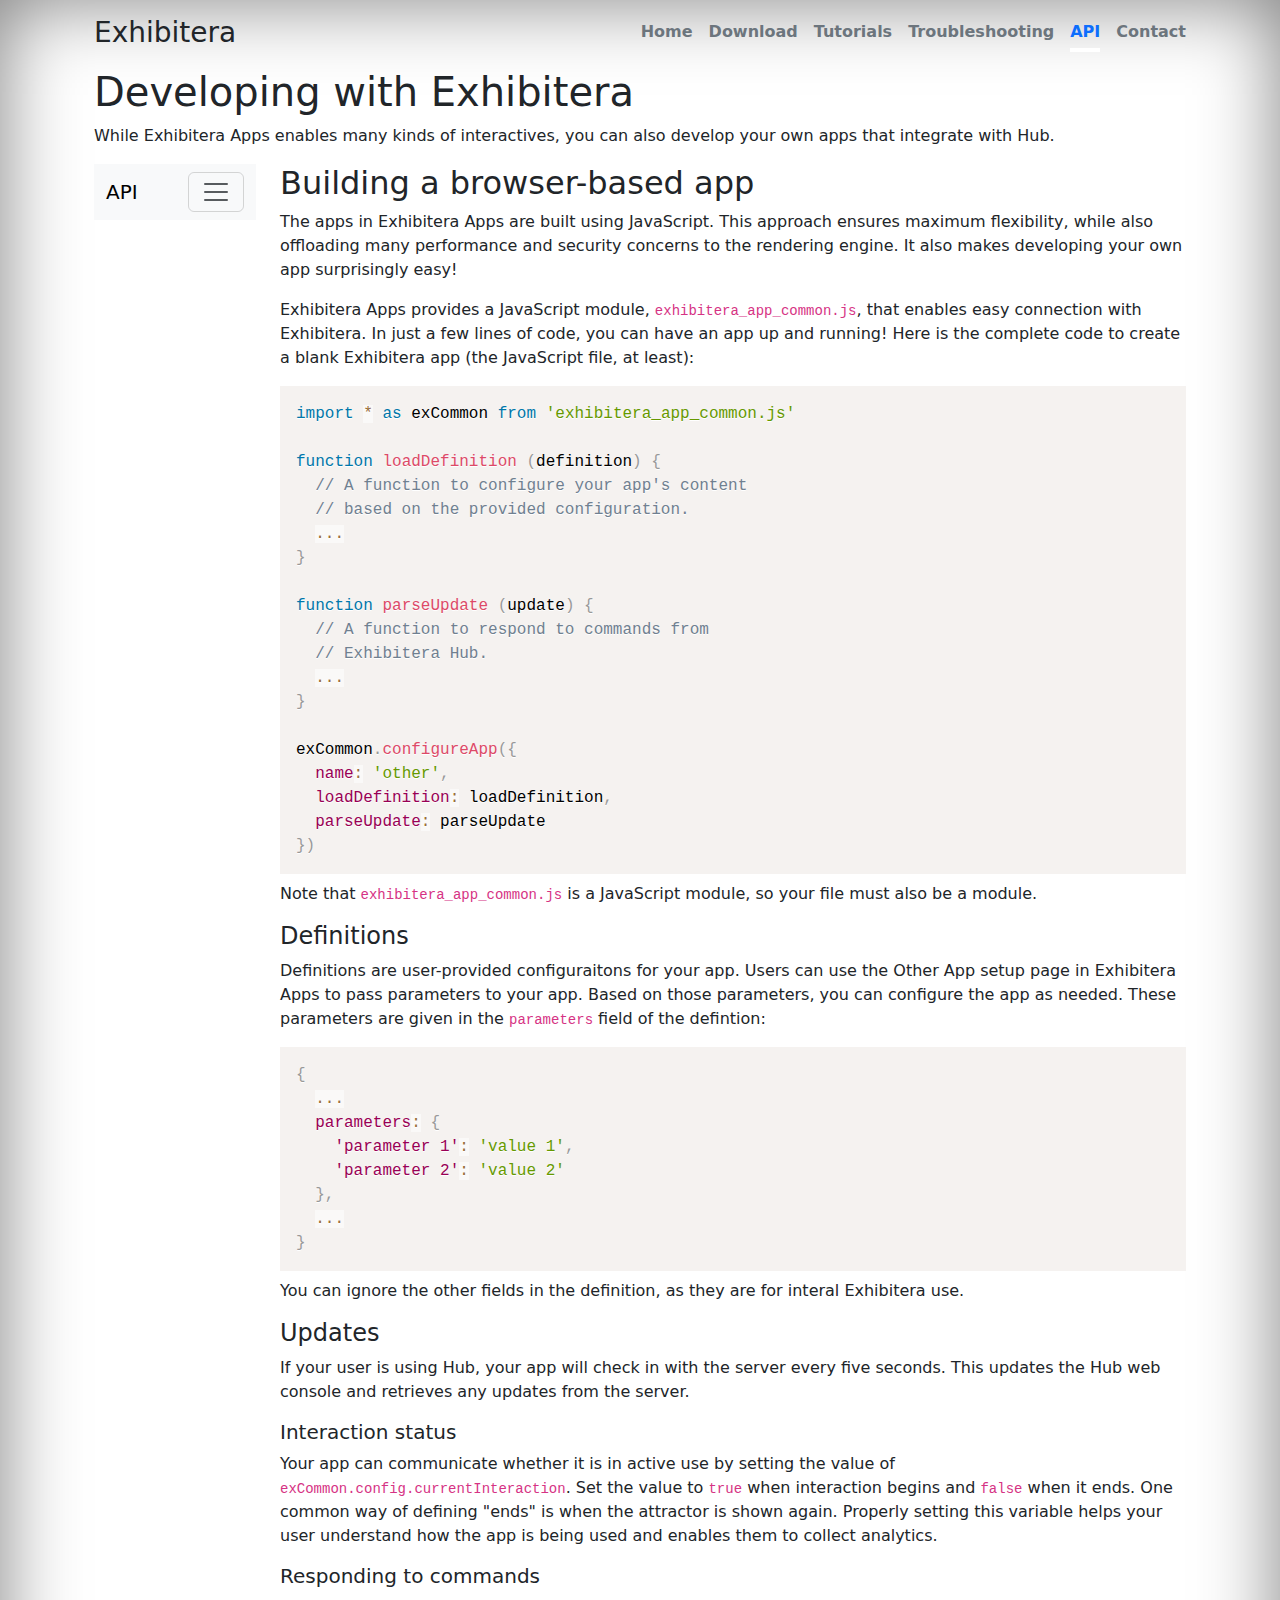
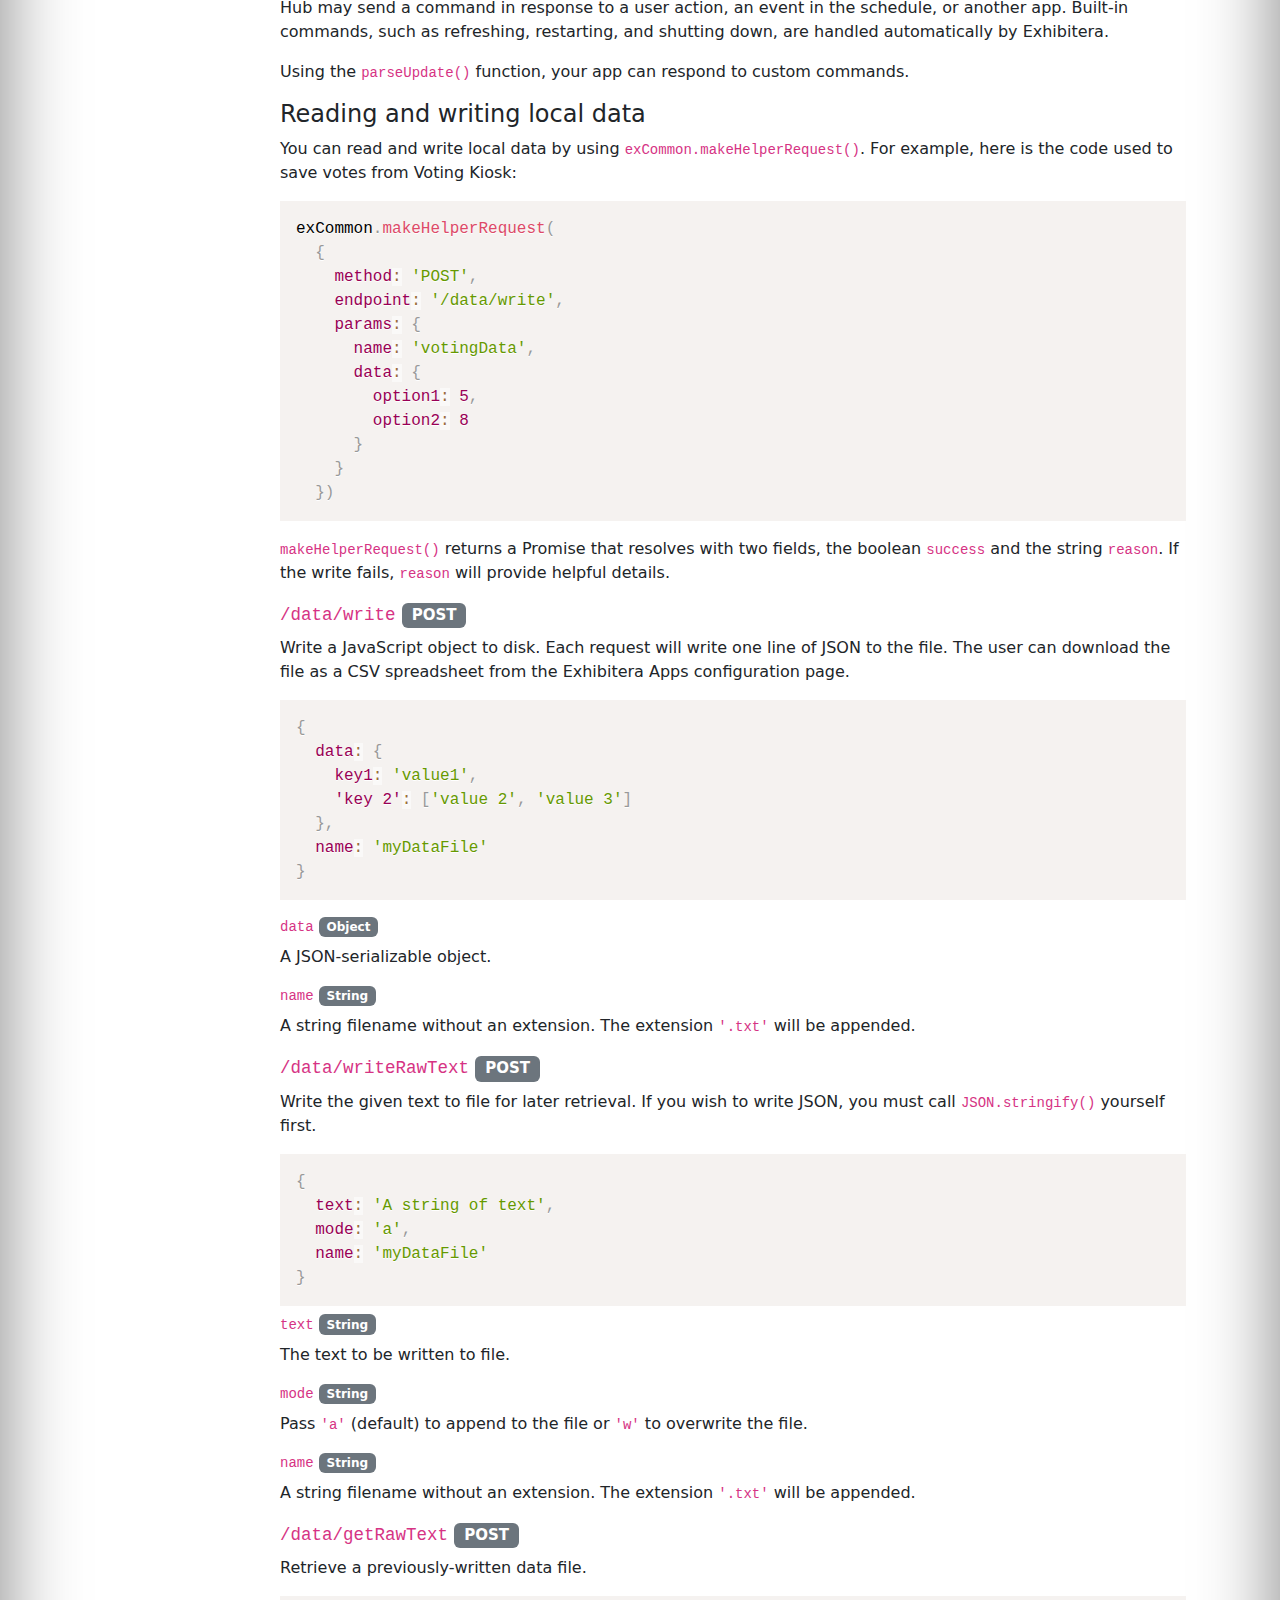
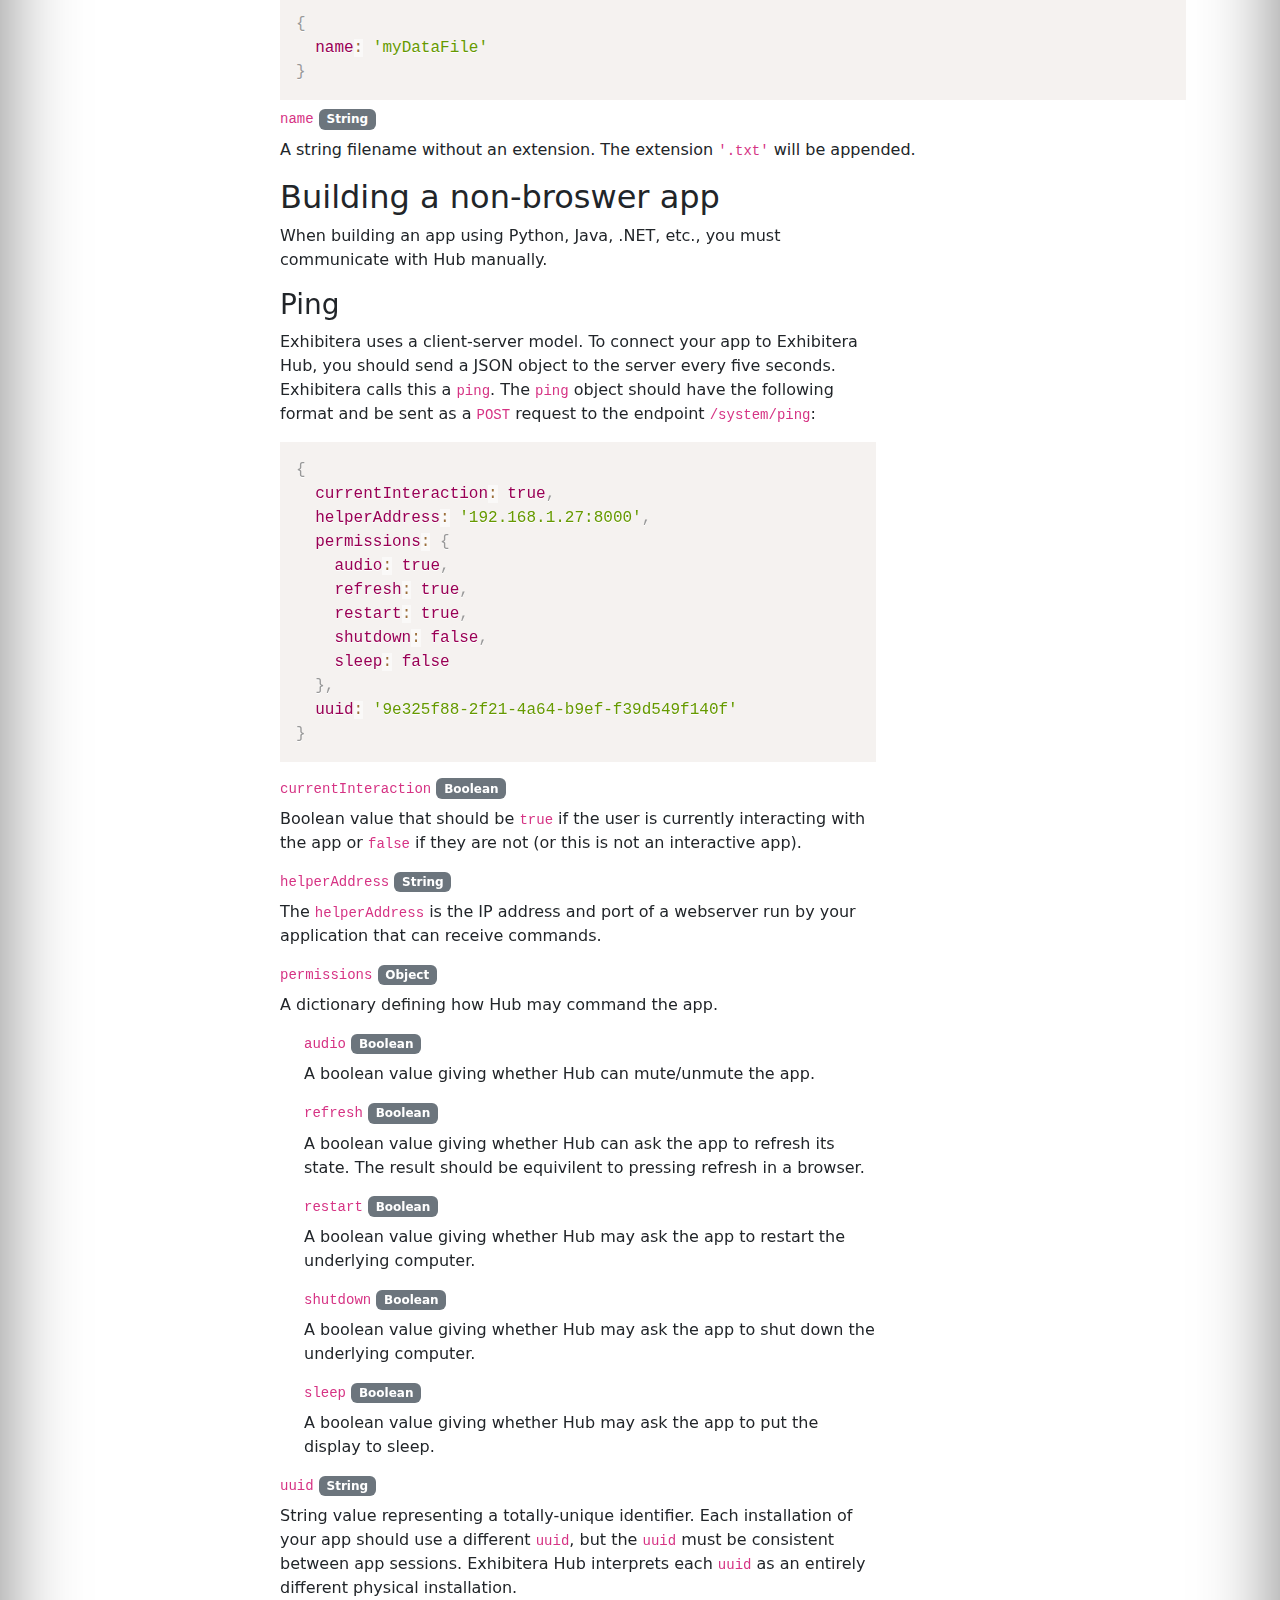
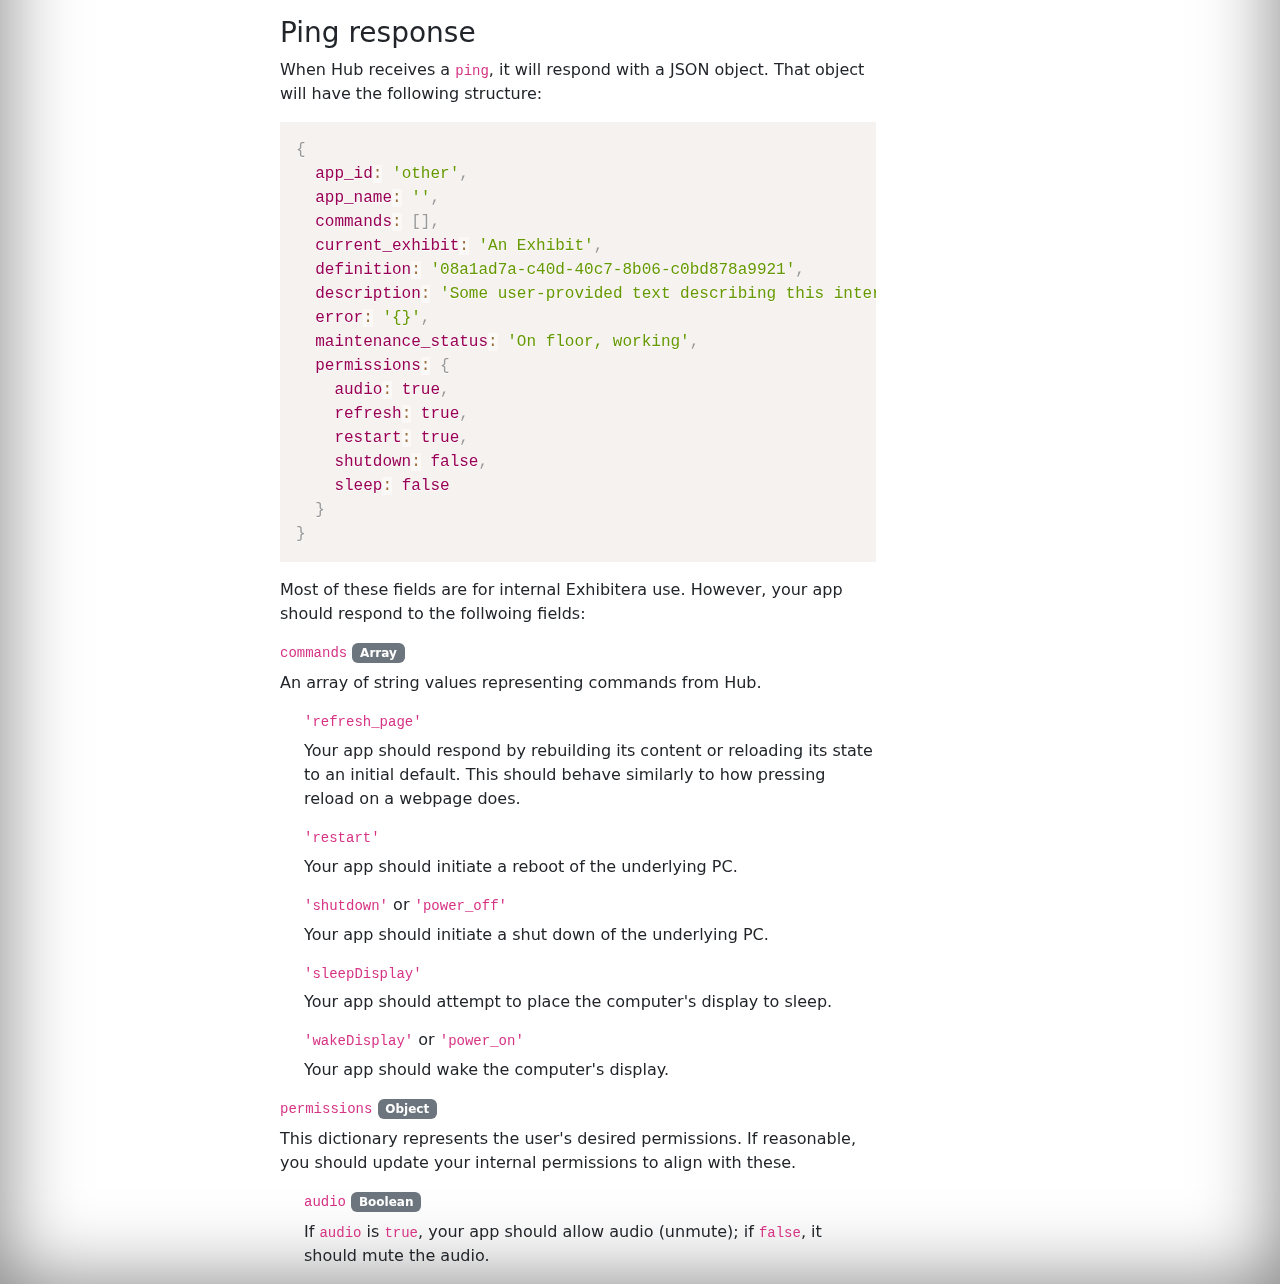
<file: api/index.html>
<!doctype html>
<html lang="en">
  <head>
    <meta charset="utf-8">
    <meta name="viewport" content="width=device-width, initial-scale=1">
    <meta name="description" content="">
    <meta name="author" content="Morgan Rehnberg">
    <title>Exhibitera — API</title>

    <!-- Bootstrap core CSS -->
    <link href="https://cdn.jsdelivr.net/npm/bootstrap@5.3.2/dist/css/bootstrap.min.css" rel="stylesheet" crossorigin="anonymous">
    <link href="prism.css" rel="stylesheet">

    <style>
      .bd-placeholder-img {
        font-size: 1.125rem;
        text-anchor: middle;
        -webkit-user-select: none;
        -moz-user-select: none;
        user-select: none;
      }

      @media (min-width: 768px) {
        .bd-placeholder-img-lg {
          font-size: 3.5rem;
        }
      }
    </style>


    <!-- Custom styles for this template -->
    <link href="../features.css" rel="stylesheet">
  </head>
  <body>

<main>
  

  <div class="container px-4" id="featured-3">

    <div class="d-flex w-100 h-100 py-3 mx-auto flex-column text-center">
      <header class="mb-auto">
        <div>
          <h3 class="float-start mb-0">Exhibitera</h3>
          <nav class="nav nav-masthead justify-content-center float-md-end">
            <a class="nav-link text-secondary" aria-current="page" href="../">Home</a>
            <a class="nav-link text-secondary" href="../download">Download</a>
            <a class="nav-link text-secondary" href="../tutorials">Tutorials</a>
            <a class="nav-link text-secondary" href="../troubleshooting">Troubleshooting</a>
            <a class="nav-link text-primary active" href="../api">API</a>
            <a class="nav-link text-secondary" href="mailto:MRehnberg@adventuresci.org">Contact</a>
          </nav>
        </div>
      </header>
    </div>

    <h1 class="pb-0">Developing with Exhibitera</h1>
    <p>
      While Exhibitera Apps enables many kinds of interactives, you can also develop your own apps that integrate with Hub.
    </p>

    <div class="row">
      <div class="col-2">
        <nav class="navbar sticky-top bg-body-tertiary d-flex flex-column">
          <div class="container-fluid">
            <a class="navbar-brand" href="#">API</a>
            <button class="navbar-toggler" type="button" data-bs-toggle="collapse" data-bs-target="#navbarSupportedContent" aria-controls="navbarSupportedContent" aria-expanded="false" aria-label="Toggle navigation">
              <span class="navbar-toggler-icon"></span>
            </button>
            <div class="collapse navbar-collapse" id="navbarSupportedContent">
              <ul class="navbar-nav me-auto mb-2 mb-lg-0">
                <!-- Browser-based apps -->
                <li class="nav-item dropdown">
                  <a class="nav-link dropdown-toggle" href="#" role="button" data-bs-toggle="dropdown" aria-expanded="false">
                    Browser-based apps
                  </a>
                  <ul class="dropdown-menu">
                    <li><a class="dropdown-item" href="#browserBasedApp">Overview</a></li>
                    <li><hr class="dropdown-divider"></li>
                    <li><a class="dropdown-item" href="#browserBasedDefinitions">Definitions</a></li>
                    <li><a class="dropdown-item" href="#browserBasedUpdates">Updates</a></li>
                    <li><a class="dropdown-item" href="#browserBasedLocalData">Local data</a></li>
                  </ul>
                </li>
                <!-- Non-broswer apps -->
                <li class="nav-item dropdown">
                  <a class="nav-link dropdown-toggle" href="#" role="button" data-bs-toggle="dropdown" aria-expanded="false">
                    Non-browser apps
                  </a>
                  <ul class="dropdown-menu">
                    <li><a class="dropdown-item" href="#compiledApps">Overview</a></li>
                    <li><hr class="dropdown-divider"></li>
                    <li><a class="dropdown-item" href="#compiledAppsPing">Ping</a></li>
                    <li><a class="dropdown-item" href="#compiledAppsPingResponse">Ping response</a></li>
                  </ul>
                </li>
              </ul>
            </div>
          </div>
        </nav>
      </div>
      <div class="col-10">
        <H2 id="browserBasedApp">Building a browser-based app</H2>
    <div class="row">
      <div class="col-12">
        <p>
          The apps in Exhibitera Apps are built using JavaScript. This approach ensures maximum flexibility, while also offloading many performance and security concerns to the rendering engine. It also makes developing your own app surprisingly easy!
        </p>
        <p>
          Exhibitera Apps provides a JavaScript module, <code>exhibitera_app_common.js</code>, that enables easy connection with Exhibitera. In just a few lines of code, you can have an app up and running! Here is the complete code to create a blank Exhibitera app (the JavaScript file, at least):
        </p>
<pre><code class="language-javascript">import * as exCommon from 'exhibitera_app_common.js'

function loadDefinition (definition) {
  // A function to configure your app's content
  // based on the provided configuration.
  ... 
}

function parseUpdate (update) {
  // A function to respond to commands from
  // Exhibitera Hub.
  ...
}

exCommon.configureApp({
  name: 'other',
  loadDefinition: loadDefinition,
  parseUpdate: parseUpdate
})
</code></pre>
        <p>
          Note that <code>exhibitera_app_common.js</code> is a JavaScript module, so your file must also be a module.
        </p>
        <H4 id="browserBasedDefinitions">Definitions</H4>
        <p>
          Definitions are user-provided configuraitons for your app. Users can use the Other App setup page in Exhibitera Apps to pass parameters to your app. Based on those parameters, you can configure the app as needed. These parameters are given in the <code>parameters</code> field of the defintion:
        </p>
<pre><code class="language-javascript">{
  ...
  parameters: {
    'parameter 1': 'value 1',
    'parameter 2': 'value 2'
  },
  ...
}</code></pre>
        <p>
          You can ignore the other fields in the definition, as they are for interal Exhibitera use.
        </p>

        <H4 id="browserBasedUpdates">Updates</H4>
        <p>
          If your user is using Hub, your app will check in with the server every five seconds. This updates the Hub web console and retrieves any updates from the server.
        </p>

        <h5>Interaction status</h5>
        <p>Your app can communicate whether it is in active use by setting the value of <code>exCommon.config.currentInteraction</code>. Set the value to <code>true</code> when interaction begins and <code>false</code> when it ends. One common way of defining "ends" is when the attractor is shown again. Properly setting this variable helps your user understand how the app is being used and enables them to collect analytics.</p>

        <h5>Responding to commands</h5>
        <p>
          Hub may send a command in response to a user action, an event in the schedule, or another app. Built-in commands, such as refreshing, restarting, and shutting down, are handled automatically by Exhibitera.
        </p>
        <p>
          Using the <code>parseUpdate()</code> function, your app can respond to custom commands.
        </p>

        <H4 id="browserBasedLocalData">Reading and writing local data</H4>
        <p>
          You can read and write local data by using <code>exCommon.makeHelperRequest()</code>. For example, here is the code used to save votes from Voting Kiosk:
        </p>
<p>
<pre><code class="language-javascript">exCommon.makeHelperRequest(
  {
    method: 'POST',
    endpoint: '/data/write',
    params: {
      name: 'votingData',
      data: {
        option1: 5,
        option2: 8
      }
    }
  })
</code></pre>    
</p>
<p>
        <code>makeHelperRequest()</code> returns a Promise that resolves with two fields, the boolean <code>success</code> and the string <code>reason</code>. If the write fails, <code>reason</code> will provide helpful details.
</p>


        <H5><code>/data/write</code> <span class="badge text-bg-secondary">POST</span></H5>
        <p>
          Write a JavaScript object to disk. Each request will write one line of JSON to the file. The user can download the file as a CSV spreadsheet from the Exhibitera Apps configuration page.
        </p>

<p><pre><code class="language-javascript">{
  data: {
    key1: 'value1',
    'key 2': ['value 2', 'value 3']
  },
  name: 'myDataFile'
}</code></pre></p>
        <h6><code>data</code> <span class="badge text-bg-secondary">Object</span></h6>
        <p>
          A JSON-serializable object.
        </p>
        <h6><code>name</code> <span class="badge text-bg-secondary">String</span></h6>
        <p>
          A string filename without an extension. The extension <code>'.txt'</code> will be appended.
        </p>
      
        <H5><code>/data/writeRawText</code> <span class="badge text-bg-secondary">POST</span></H5>
        <p>
          Write the given text to file for later retrieval. If you wish to write JSON, you must call <code>JSON.stringify()</code> yourself first.
        </p>
<pre><code class="language-javascript">{
  text: 'A string of text',
  mode: 'a',
  name: 'myDataFile'
}</code></pre>
        
        <h6><code>text</code> <span class="badge text-bg-secondary">String</span></h6>
        <p>
          The text to be written to file.
        </p>
        <h6><code>mode</code> <span class="badge text-bg-secondary">String</span></h6>
        <p>
          Pass <code>'a'</code> (default) to append to the file or <code>'w'</code> to overwrite the file.
        </p>
        <h6><code>name</code> <span class="badge text-bg-secondary">String</span></h6>
        <p>
          A string filename without an extension. The extension <code>'.txt'</code> will be appended.
        </p>

        <H5><code>/data/getRawText</code> <span class="badge text-bg-secondary">POST</span></H5>
        <p>Retrieve a previously-written data file.</p>

<pre><code class="language-javascript">{
  name: 'myDataFile'
}</code></pre>
        <h6><code>name</code> <span class="badge text-bg-secondary">String</span></h6>
        <p>
          A string filename without an extension. The extension <code>'.txt'</code> will be appended.
        </p>
      </div>
    </div>  
    <H2 id="compiledApps">Building a non-broswer app</H2>
    <div class="row">
      <div class="col-12 col-xl-8">
        <p>
          When building an app using Python, Java, .NET, etc., you must communicate with Hub manually. 
        </p>
        
        <H3 id="compiledAppsPing">Ping</H3>
        <p>
          Exhibitera uses a client-server model. To connect your app to Exhibitera Hub, you should send a JSON object to the server every five seconds. Exhibitera calls this a <code>ping</code>. The <code>ping</code> object should have the following format and be sent as a <code>POST</code> request to the endpoint <code>/system/ping</code>:
        </p>

<p><pre><code class="language-javascript">{
  currentInteraction: true,
  helperAddress: '192.168.1.27:8000',
  permissions: {
    audio: true,
    refresh: true,
    restart: true,
    shutdown: false,
    sleep: false
  },
  uuid: '9e325f88-2f21-4a64-b9ef-f39d549f140f'
}</code></pre></p>

        <H6><code>currentInteraction</code> <span class="badge text-bg-secondary">Boolean</span></H6>
        <p>Boolean value that should be <code>true</code> if the user is currently interacting with the app or <code>false</code> if they are not (or this is not an interactive app).</p>

        <H6><code>helperAddress</code> <span class="badge text-bg-secondary">String</span></H6>
        <p>
          The <code>helperAddress</code> is the IP address and port of a webserver run by your application that can receive commands.
        </p>
        
        <H6><code>permissions</code> <span class="badge text-bg-secondary">Object</span></H6>
        <p>
          A dictionary defining how Hub may command the app.
        </p>
        <div class="ms-4">
          <h6><code>audio</code> <span class="badge text-bg-secondary">Boolean</span></h6>
        <p>
          A boolean value giving whether Hub can mute/unmute the app.
        </p>

        <h6><code>refresh</code> <span class="badge text-bg-secondary">Boolean</span></h6>
        <p>
          A boolean value giving whether Hub can ask the app to refresh its state. The result should be equivilent to pressing refresh in a browser.
        </p>

        <h6><code>restart</code> <span class="badge text-bg-secondary">Boolean</span></h6>
        <p>
          A boolean value giving whether Hub may ask the app to restart the underlying computer.
        </p>

        <h6><code>shutdown</code> <span class="badge text-bg-secondary">Boolean</span></h6>
        <p>
          A boolean value giving whether Hub may ask the app to shut down the underlying computer.
        </p>

        <h6><code>sleep</code> <span class="badge text-bg-secondary">Boolean</span></h6>
        <p>
          A boolean value giving whether Hub may ask the app to put the display to sleep.
        </p>
        </div>
        
        <H6><code>uuid</code> <span class="badge text-bg-secondary">String</span></H6>
        <p>
          String value representing a totally-unique identifier. Each installation of your app should use a different <code>uuid</code>, but the <code>uuid</code> must be consistent between app sessions. Exhibitera Hub interprets each <code>uuid</code> as an entirely different physical installation.
        </p>

        <H3 id="compiledAppsPingResponse">Ping response</H3>
        <p>
          When Hub receives a <code>ping</code>, it will respond with a JSON object. That object will have the following structure:
        </p>
<p><pre><code class="language-javascript">{
  app_id: 'other',
  app_name: '',
  commands: [],
  current_exhibit: 'An Exhibit',
  definition: '08a1ad7a-c40d-40c7-8b06-c0bd878a9921',
  description: 'Some user-provided text describing this interactive.',
  error: '{}',
  maintenance_status: 'On floor, working',
  permissions: {
    audio: true,
    refresh: true,
    restart: true,
    shutdown: false,
    sleep: false
  }
}</code></pre></p>
        <p>
          Most of these fields are for internal Exhibitera use. However, your app should respond to the follwoing fields:
        </p>

        <H6><code>commands</code> <span class="badge text-bg-secondary">Array</span></H6>
        <p>
          An array of string values representing commands from Hub.
        </p>

        <div class="ms-4">
          <h6><code>'refresh_page'</code></h6>
        <p>
          Your app should respond by rebuilding its content or reloading its state to an initial default. This should behave similarly to how pressing reload on a webpage does.
        </p>

        <h6><code>'restart'</code></h6>
        <p>
          Your app should initiate a reboot of the underlying PC.
        </p>

        <h6><code>'shutdown'</code> or <code>'power_off'</code></h6>
        <p>
          Your app should initiate a shut down of the underlying PC.
        </p>

        <h6><code>'sleepDisplay'</code></h6>
        <p>
          Your app should attempt to place the computer's display to sleep.
        </p>

        <h6><code>'wakeDisplay'</code> or <code>'power_on'</code></h6>
        <p>
          Your app should wake the computer's display.
        </p>
        </div>

        <h6><code>permissions</code> <span class="badge text-bg-secondary">Object</span></h6>
        <p>
          This dictionary represents the user's desired permissions. If reasonable, you should update your internal permissions to align with these.
        </p>
        <div class="ms-4">
          <h6><code>audio</code> <span class="badge text-bg-secondary">Boolean</span></h6>
          <p>
            If <code>audio</code> is <code>true</code>, your app should allow audio (unmute); if <code>false</code>, it should mute the audio.
          </p>
        </div>
      </div>
    </div>
  </div>
      </div>
    </div>

    
</main>

<script>
  // Set color mode
  if (window.matchMedia && window.matchMedia('(prefers-color-scheme: dark)').matches) {
    document.querySelector('html').setAttribute('data-bs-theme', 'dark')
  } else {
    document.querySelector('html').setAttribute('data-bs-theme', 'light')
  }
</script>

<script src="https://cdn.jsdelivr.net/npm/bootstrap@5.3.2/dist/js/bootstrap.bundle.min.js" crossorigin="anonymous"></script>
<script src="https://code.jquery.com/jquery-3.6.0.min.js" crossorigin="anonymous"></script>
<script src="prism.js"></script>

</body>
</html>
</file>
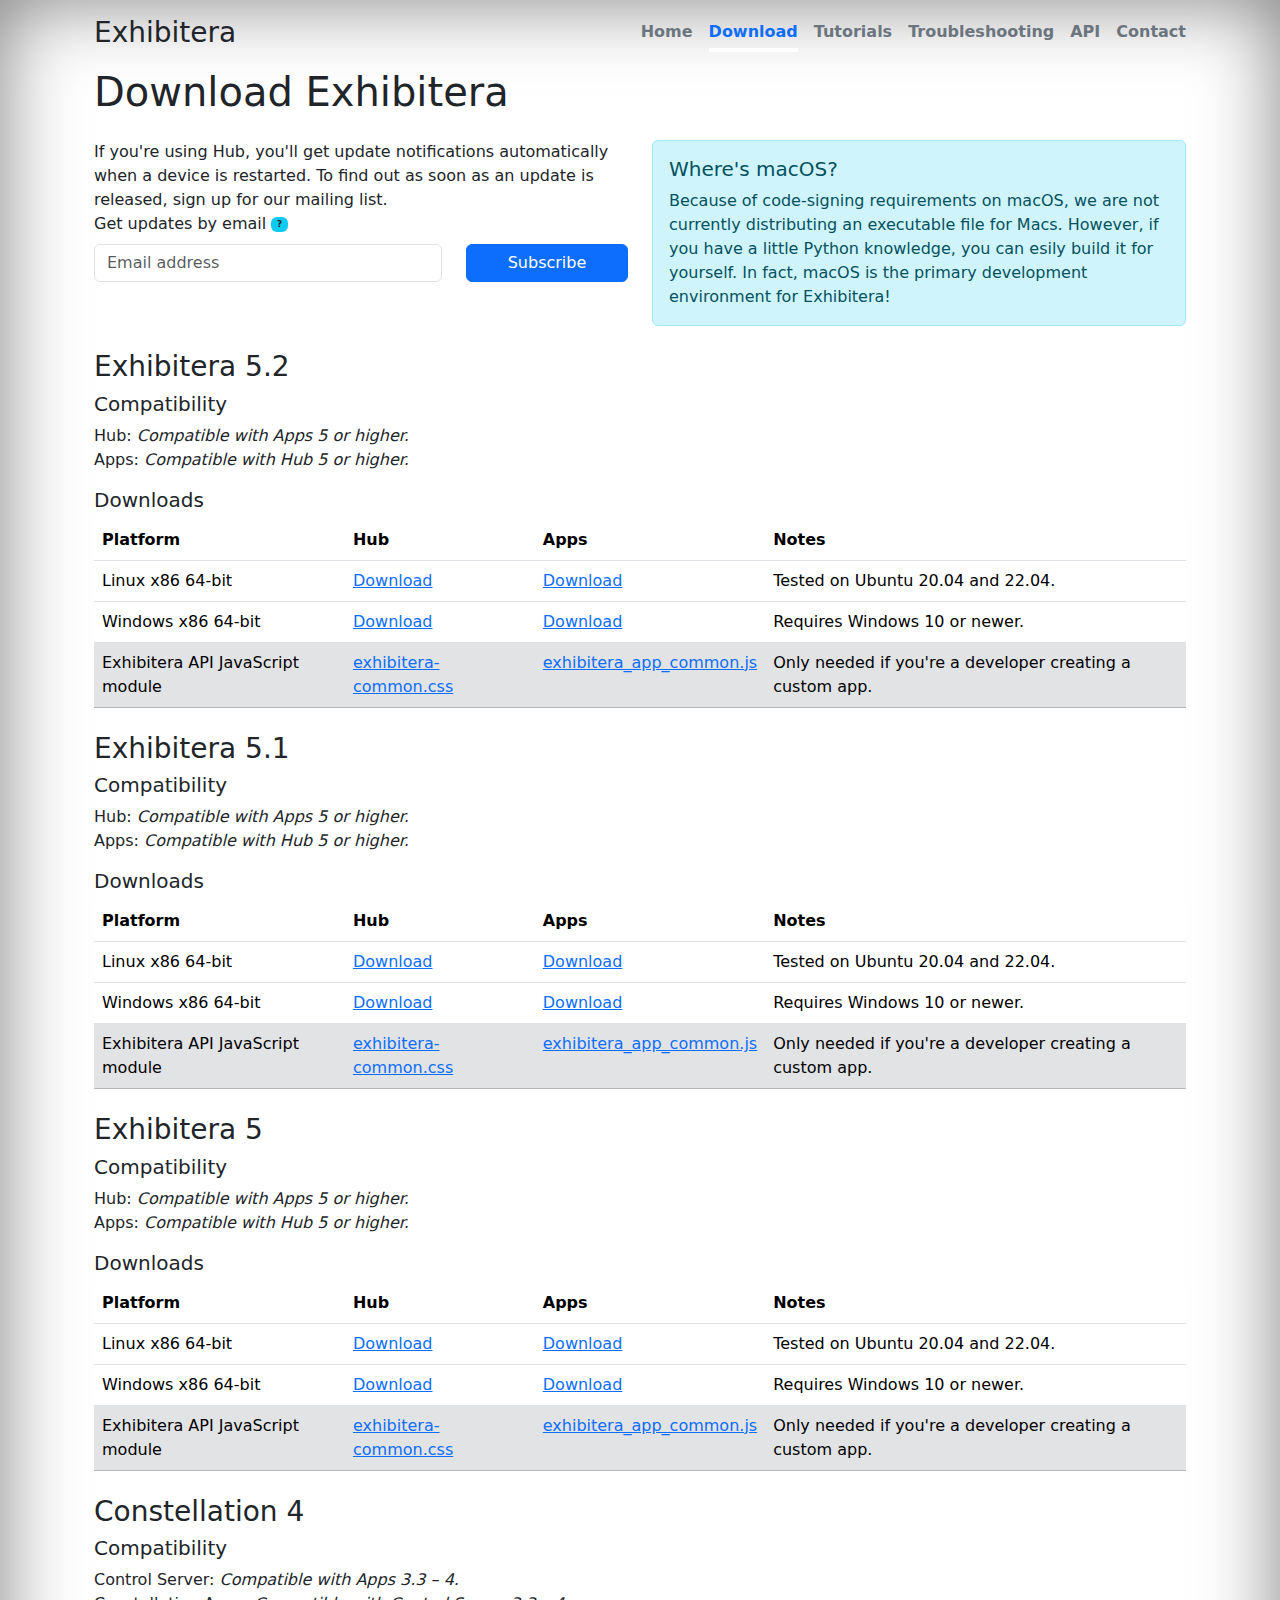
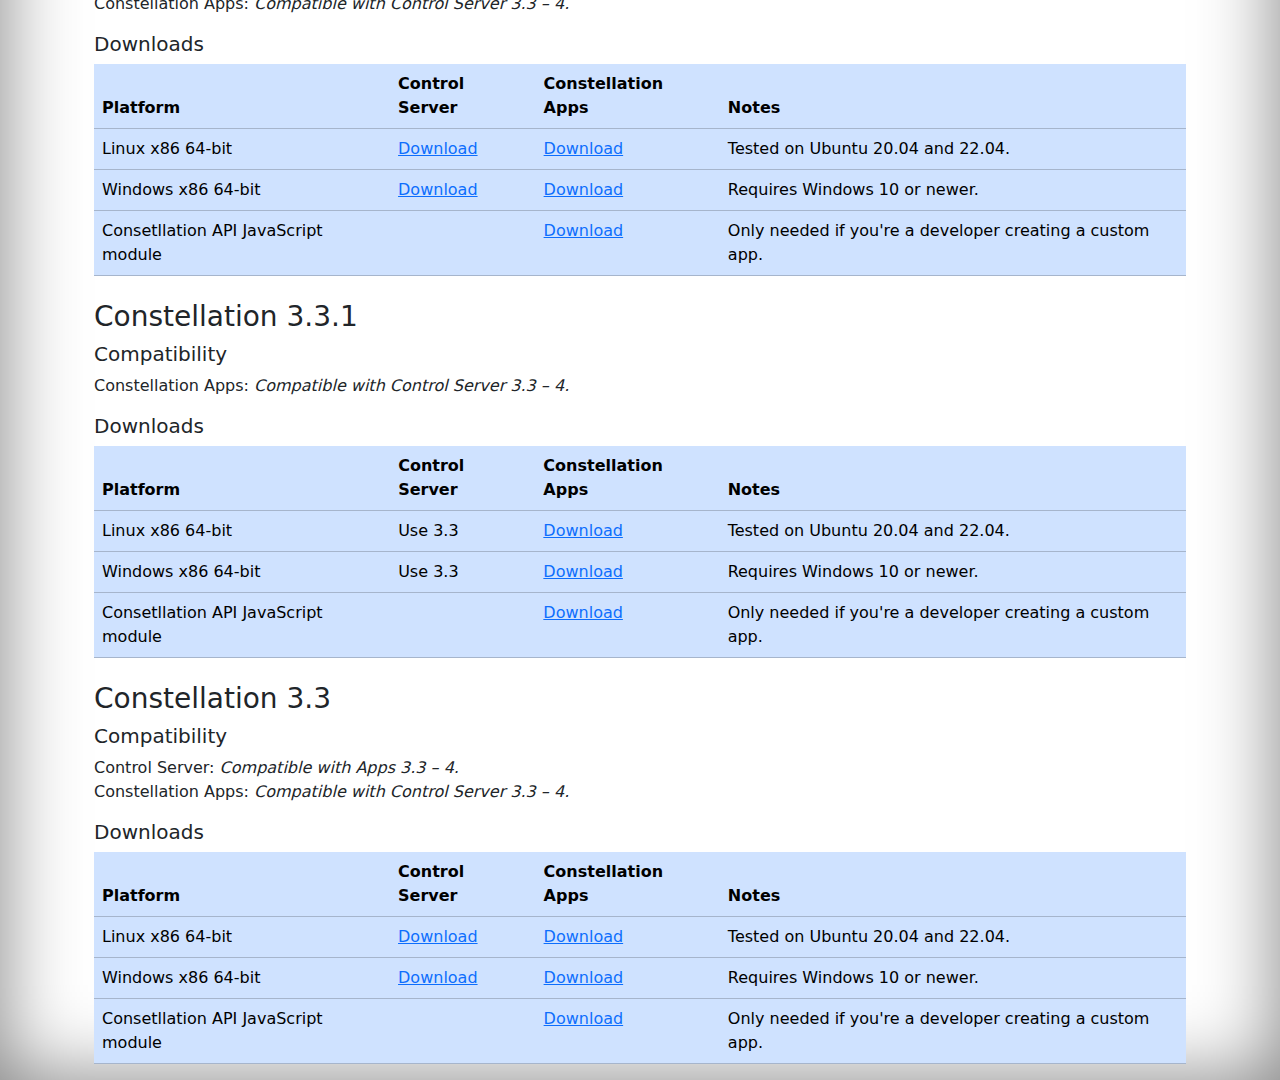
<file: download/index.html>
<!doctype html>
<html lang="en">
  <head>
    <meta charset="utf-8">
    <meta name="viewport" content="width=device-width, initial-scale=1">
    <meta name="description" content="">
    <meta name="author" content="Morgan Rehnberg">
    <title>Exhibitera — Download</title>


    <!-- Bootstrap core CSS -->
    <link href="https://cdn.jsdelivr.net/npm/bootstrap@5.3.2/dist/css/bootstrap.min.css" rel="stylesheet" crossorigin="anonymous">

    <style>
      .bd-placeholder-img {
        font-size: 1.125rem;
        text-anchor: middle;
        -webkit-user-select: none;
        -moz-user-select: none;
        user-select: none;
      }

      @media (min-width: 768px) {
        .bd-placeholder-img-lg {
          font-size: 3.5rem;
        }
      }
    </style>


    <!-- Custom styles for this template -->
    <link href="../features.css" rel="stylesheet">
  </head>
  <body>

<svg xmlns="http://www.w3.org/2000/svg" style="display: none;">
  <symbol id="bootstrap" viewBox="0 0 118 94">
    <title>Bootstrap</title>
    <path fill-rule="evenodd" clip-rule="evenodd" d="M24.509 0c-6.733 0-11.715 5.893-11.492 12.284.214 6.14-.064 14.092-2.066 20.577C8.943 39.365 5.547 43.485 0 44.014v5.972c5.547.529 8.943 4.649 10.951 11.153 2.002 6.485 2.28 14.437 2.066 20.577C12.794 88.106 17.776 94 24.51 94H93.5c6.733 0 11.714-5.893 11.491-12.284-.214-6.14.064-14.092 2.066-20.577 2.009-6.504 5.396-10.624 10.943-11.153v-5.972c-5.547-.529-8.934-4.649-10.943-11.153-2.002-6.484-2.28-14.437-2.066-20.577C105.214 5.894 100.233 0 93.5 0H24.508zM80 57.863C80 66.663 73.436 72 62.543 72H44a2 2 0 01-2-2V24a2 2 0 012-2h18.437c9.083 0 15.044 4.92 15.044 12.474 0 5.302-4.01 10.049-9.119 10.88v.277C75.317 46.394 80 51.21 80 57.863zM60.521 28.34H49.948v14.934h8.905c6.884 0 10.68-2.772 10.68-7.727 0-4.643-3.264-7.207-9.012-7.207zM49.948 49.2v16.458H60.91c7.167 0 10.964-2.876 10.964-8.281 0-5.406-3.903-8.178-11.425-8.178H49.948z"></path>
  </symbol>
  <symbol id="home" viewBox="0 0 16 16">
    <path d="M8.354 1.146a.5.5 0 0 0-.708 0l-6 6A.5.5 0 0 0 1.5 7.5v7a.5.5 0 0 0 .5.5h4.5a.5.5 0 0 0 .5-.5v-4h2v4a.5.5 0 0 0 .5.5H14a.5.5 0 0 0 .5-.5v-7a.5.5 0 0 0-.146-.354L13 5.793V2.5a.5.5 0 0 0-.5-.5h-1a.5.5 0 0 0-.5.5v1.293L8.354 1.146zM2.5 14V7.707l5.5-5.5 5.5 5.5V14H10v-4a.5.5 0 0 0-.5-.5h-3a.5.5 0 0 0-.5.5v4H2.5z"/>
  </symbol>
  <symbol id="speedometer2" viewBox="0 0 16 16">
    <path d="M8 4a.5.5 0 0 1 .5.5V6a.5.5 0 0 1-1 0V4.5A.5.5 0 0 1 8 4zM3.732 5.732a.5.5 0 0 1 .707 0l.915.914a.5.5 0 1 1-.708.708l-.914-.915a.5.5 0 0 1 0-.707zM2 10a.5.5 0 0 1 .5-.5h1.586a.5.5 0 0 1 0 1H2.5A.5.5 0 0 1 2 10zm9.5 0a.5.5 0 0 1 .5-.5h1.5a.5.5 0 0 1 0 1H12a.5.5 0 0 1-.5-.5zm.754-4.246a.389.389 0 0 0-.527-.02L7.547 9.31a.91.91 0 1 0 1.302 1.258l3.434-4.297a.389.389 0 0 0-.029-.518z"/>
    <path fill-rule="evenodd" d="M0 10a8 8 0 1 1 15.547 2.661c-.442 1.253-1.845 1.602-2.932 1.25C11.309 13.488 9.475 13 8 13c-1.474 0-3.31.488-4.615.911-1.087.352-2.49.003-2.932-1.25A7.988 7.988 0 0 1 0 10zm8-7a7 7 0 0 0-6.603 9.329c.203.575.923.876 1.68.63C4.397 12.533 6.358 12 8 12s3.604.532 4.923.96c.757.245 1.477-.056 1.68-.631A7 7 0 0 0 8 3z"/>
  </symbol>
  <symbol id="table" viewBox="0 0 16 16">
    <path d="M0 2a2 2 0 0 1 2-2h12a2 2 0 0 1 2 2v12a2 2 0 0 1-2 2H2a2 2 0 0 1-2-2V2zm15 2h-4v3h4V4zm0 4h-4v3h4V8zm0 4h-4v3h3a1 1 0 0 0 1-1v-2zm-5 3v-3H6v3h4zm-5 0v-3H1v2a1 1 0 0 0 1 1h3zm-4-4h4V8H1v3zm0-4h4V4H1v3zm5-3v3h4V4H6zm4 4H6v3h4V8z"/>
  </symbol>
  <symbol id="people-circle" viewBox="0 0 16 16">
    <path d="M11 6a3 3 0 1 1-6 0 3 3 0 0 1 6 0z"/>
    <path fill-rule="evenodd" d="M0 8a8 8 0 1 1 16 0A8 8 0 0 1 0 8zm8-7a7 7 0 0 0-5.468 11.37C3.242 11.226 4.805 10 8 10s4.757 1.225 5.468 2.37A7 7 0 0 0 8 1z"/>
  </symbol>
  <symbol id="grid" viewBox="0 0 16 16">
    <path d="M1 2.5A1.5 1.5 0 0 1 2.5 1h3A1.5 1.5 0 0 1 7 2.5v3A1.5 1.5 0 0 1 5.5 7h-3A1.5 1.5 0 0 1 1 5.5v-3zM2.5 2a.5.5 0 0 0-.5.5v3a.5.5 0 0 0 .5.5h3a.5.5 0 0 0 .5-.5v-3a.5.5 0 0 0-.5-.5h-3zm6.5.5A1.5 1.5 0 0 1 10.5 1h3A1.5 1.5 0 0 1 15 2.5v3A1.5 1.5 0 0 1 13.5 7h-3A1.5 1.5 0 0 1 9 5.5v-3zm1.5-.5a.5.5 0 0 0-.5.5v3a.5.5 0 0 0 .5.5h3a.5.5 0 0 0 .5-.5v-3a.5.5 0 0 0-.5-.5h-3zM1 10.5A1.5 1.5 0 0 1 2.5 9h3A1.5 1.5 0 0 1 7 10.5v3A1.5 1.5 0 0 1 5.5 15h-3A1.5 1.5 0 0 1 1 13.5v-3zm1.5-.5a.5.5 0 0 0-.5.5v3a.5.5 0 0 0 .5.5h3a.5.5 0 0 0 .5-.5v-3a.5.5 0 0 0-.5-.5h-3zm6.5.5A1.5 1.5 0 0 1 10.5 9h3a1.5 1.5 0 0 1 1.5 1.5v3a1.5 1.5 0 0 1-1.5 1.5h-3A1.5 1.5 0 0 1 9 13.5v-3zm1.5-.5a.5.5 0 0 0-.5.5v3a.5.5 0 0 0 .5.5h3a.5.5 0 0 0 .5-.5v-3a.5.5 0 0 0-.5-.5h-3z"/>
  </symbol>
  <symbol id="collection" viewBox="0 0 16 16">
    <path d="M2.5 3.5a.5.5 0 0 1 0-1h11a.5.5 0 0 1 0 1h-11zm2-2a.5.5 0 0 1 0-1h7a.5.5 0 0 1 0 1h-7zM0 13a1.5 1.5 0 0 0 1.5 1.5h13A1.5 1.5 0 0 0 16 13V6a1.5 1.5 0 0 0-1.5-1.5h-13A1.5 1.5 0 0 0 0 6v7zm1.5.5A.5.5 0 0 1 1 13V6a.5.5 0 0 1 .5-.5h13a.5.5 0 0 1 .5.5v7a.5.5 0 0 1-.5.5h-13z"/>
  </symbol>
  <symbol id="calendar3" viewBox="0 0 16 16">
    <path d="M14 0H2a2 2 0 0 0-2 2v12a2 2 0 0 0 2 2h12a2 2 0 0 0 2-2V2a2 2 0 0 0-2-2zM1 3.857C1 3.384 1.448 3 2 3h12c.552 0 1 .384 1 .857v10.286c0 .473-.448.857-1 .857H2c-.552 0-1-.384-1-.857V3.857z"/>
    <path d="M6.5 7a1 1 0 1 0 0-2 1 1 0 0 0 0 2zm3 0a1 1 0 1 0 0-2 1 1 0 0 0 0 2zm3 0a1 1 0 1 0 0-2 1 1 0 0 0 0 2zm-9 3a1 1 0 1 0 0-2 1 1 0 0 0 0 2zm3 0a1 1 0 1 0 0-2 1 1 0 0 0 0 2zm3 0a1 1 0 1 0 0-2 1 1 0 0 0 0 2zm3 0a1 1 0 1 0 0-2 1 1 0 0 0 0 2zm-9 3a1 1 0 1 0 0-2 1 1 0 0 0 0 2zm3 0a1 1 0 1 0 0-2 1 1 0 0 0 0 2zm3 0a1 1 0 1 0 0-2 1 1 0 0 0 0 2z"/>
  </symbol>
  <symbol id="chat-quote-fill" viewBox="0 0 16 16">
    <path d="M16 8c0 3.866-3.582 7-8 7a9.06 9.06 0 0 1-2.347-.306c-.584.296-1.925.864-4.181 1.234-.2.032-.352-.176-.273-.362.354-.836.674-1.95.77-2.966C.744 11.37 0 9.76 0 8c0-3.866 3.582-7 8-7s8 3.134 8 7zM7.194 6.766a1.688 1.688 0 0 0-.227-.272 1.467 1.467 0 0 0-.469-.324l-.008-.004A1.785 1.785 0 0 0 5.734 6C4.776 6 4 6.746 4 7.667c0 .92.776 1.666 1.734 1.666.343 0 .662-.095.931-.26-.137.389-.39.804-.81 1.22a.405.405 0 0 0 .011.59c.173.16.447.155.614-.01 1.334-1.329 1.37-2.758.941-3.706a2.461 2.461 0 0 0-.227-.4zM11 9.073c-.136.389-.39.804-.81 1.22a.405.405 0 0 0 .012.59c.172.16.446.155.613-.01 1.334-1.329 1.37-2.758.942-3.706a2.466 2.466 0 0 0-.228-.4 1.686 1.686 0 0 0-.227-.273 1.466 1.466 0 0 0-.469-.324l-.008-.004A1.785 1.785 0 0 0 10.07 6c-.957 0-1.734.746-1.734 1.667 0 .92.777 1.666 1.734 1.666.343 0 .662-.095.931-.26z"/>
  </symbol>
  <symbol id="cpu-fill" viewBox="0 0 16 16">
    <path d="M6.5 6a.5.5 0 0 0-.5.5v3a.5.5 0 0 0 .5.5h3a.5.5 0 0 0 .5-.5v-3a.5.5 0 0 0-.5-.5h-3z"/>
    <path d="M5.5.5a.5.5 0 0 0-1 0V2A2.5 2.5 0 0 0 2 4.5H.5a.5.5 0 0 0 0 1H2v1H.5a.5.5 0 0 0 0 1H2v1H.5a.5.5 0 0 0 0 1H2v1H.5a.5.5 0 0 0 0 1H2A2.5 2.5 0 0 0 4.5 14v1.5a.5.5 0 0 0 1 0V14h1v1.5a.5.5 0 0 0 1 0V14h1v1.5a.5.5 0 0 0 1 0V14h1v1.5a.5.5 0 0 0 1 0V14a2.5 2.5 0 0 0 2.5-2.5h1.5a.5.5 0 0 0 0-1H14v-1h1.5a.5.5 0 0 0 0-1H14v-1h1.5a.5.5 0 0 0 0-1H14v-1h1.5a.5.5 0 0 0 0-1H14A2.5 2.5 0 0 0 11.5 2V.5a.5.5 0 0 0-1 0V2h-1V.5a.5.5 0 0 0-1 0V2h-1V.5a.5.5 0 0 0-1 0V2h-1V.5zm1 4.5h3A1.5 1.5 0 0 1 11 6.5v3A1.5 1.5 0 0 1 9.5 11h-3A1.5 1.5 0 0 1 5 9.5v-3A1.5 1.5 0 0 1 6.5 5z"/>
  </symbol>
  <symbol id="gear-fill" viewBox="0 0 16 16">
    <path d="M9.405 1.05c-.413-1.4-2.397-1.4-2.81 0l-.1.34a1.464 1.464 0 0 1-2.105.872l-.31-.17c-1.283-.698-2.686.705-1.987 1.987l.169.311c.446.82.023 1.841-.872 2.105l-.34.1c-1.4.413-1.4 2.397 0 2.81l.34.1a1.464 1.464 0 0 1 .872 2.105l-.17.31c-.698 1.283.705 2.686 1.987 1.987l.311-.169a1.464 1.464 0 0 1 2.105.872l.1.34c.413 1.4 2.397 1.4 2.81 0l.1-.34a1.464 1.464 0 0 1 2.105-.872l.31.17c1.283.698 2.686-.705 1.987-1.987l-.169-.311a1.464 1.464 0 0 1 .872-2.105l.34-.1c1.4-.413 1.4-2.397 0-2.81l-.34-.1a1.464 1.464 0 0 1-.872-2.105l.17-.31c.698-1.283-.705-2.686-1.987-1.987l-.311.169a1.464 1.464 0 0 1-2.105-.872l-.1-.34zM8 10.93a2.929 2.929 0 1 1 0-5.86 2.929 2.929 0 0 1 0 5.858z"/>
  </symbol>
  <symbol id="speedometer" viewBox="0 0 16 16">
    <path d="M8 2a.5.5 0 0 1 .5.5V4a.5.5 0 0 1-1 0V2.5A.5.5 0 0 1 8 2zM3.732 3.732a.5.5 0 0 1 .707 0l.915.914a.5.5 0 1 1-.708.708l-.914-.915a.5.5 0 0 1 0-.707zM2 8a.5.5 0 0 1 .5-.5h1.586a.5.5 0 0 1 0 1H2.5A.5.5 0 0 1 2 8zm9.5 0a.5.5 0 0 1 .5-.5h1.5a.5.5 0 0 1 0 1H12a.5.5 0 0 1-.5-.5zm.754-4.246a.389.389 0 0 0-.527-.02L7.547 7.31A.91.91 0 1 0 8.85 8.569l3.434-4.297a.389.389 0 0 0-.029-.518z"/>
    <path fill-rule="evenodd" d="M6.664 15.889A8 8 0 1 1 9.336.11a8 8 0 0 1-2.672 15.78zm-4.665-4.283A11.945 11.945 0 0 1 8 10c2.186 0 4.236.585 6.001 1.606a7 7 0 1 0-12.002 0z"/>
  </symbol>
  <symbol id="toggles2" viewBox="0 0 16 16">
    <path d="M9.465 10H12a2 2 0 1 1 0 4H9.465c.34-.588.535-1.271.535-2 0-.729-.195-1.412-.535-2z"/>
    <path d="M6 15a3 3 0 1 0 0-6 3 3 0 0 0 0 6zm0 1a4 4 0 1 1 0-8 4 4 0 0 1 0 8zm.535-10a3.975 3.975 0 0 1-.409-1H4a1 1 0 0 1 0-2h2.126c.091-.355.23-.69.41-1H4a2 2 0 1 0 0 4h2.535z"/>
    <path d="M14 4a4 4 0 1 1-8 0 4 4 0 0 1 8 0z"/>
  </symbol>
  <symbol id="tools" viewBox="0 0 16 16">
    <path d="M1 0L0 1l2.2 3.081a1 1 0 0 0 .815.419h.07a1 1 0 0 1 .708.293l2.675 2.675-2.617 2.654A3.003 3.003 0 0 0 0 13a3 3 0 1 0 5.878-.851l2.654-2.617.968.968-.305.914a1 1 0 0 0 .242 1.023l3.356 3.356a1 1 0 0 0 1.414 0l1.586-1.586a1 1 0 0 0 0-1.414l-3.356-3.356a1 1 0 0 0-1.023-.242L10.5 9.5l-.96-.96 2.68-2.643A3.005 3.005 0 0 0 16 3c0-.269-.035-.53-.102-.777l-2.14 2.141L12 4l-.364-1.757L13.777.102a3 3 0 0 0-3.675 3.68L7.462 6.46 4.793 3.793a1 1 0 0 1-.293-.707v-.071a1 1 0 0 0-.419-.814L1 0zm9.646 10.646a.5.5 0 0 1 .708 0l3 3a.5.5 0 0 1-.708.708l-3-3a.5.5 0 0 1 0-.708zM3 11l.471.242.529.026.287.445.445.287.026.529L5 13l-.242.471-.026.529-.445.287-.287.445-.529.026L3 15l-.471-.242L2 14.732l-.287-.445L1.268 14l-.026-.529L1 13l.242-.471.026-.529.445-.287.287-.445.529-.026L3 11z"/>
  </symbol>
  <symbol id="chevron-right" viewBox="0 0 16 16">
    <path fill-rule="evenodd" d="M4.646 1.646a.5.5 0 0 1 .708 0l6 6a.5.5 0 0 1 0 .708l-6 6a.5.5 0 0 1-.708-.708L10.293 8 4.646 2.354a.5.5 0 0 1 0-.708z"/>
  </symbol>
  <symbol id="geo-fill" viewBox="0 0 16 16">
    <path fill-rule="evenodd" d="M4 4a4 4 0 1 1 4.5 3.969V13.5a.5.5 0 0 1-1 0V7.97A4 4 0 0 1 4 3.999zm2.493 8.574a.5.5 0 0 1-.411.575c-.712.118-1.28.295-1.655.493a1.319 1.319 0 0 0-.37.265.301.301 0 0 0-.057.09V14l.002.008a.147.147 0 0 0 .016.033.617.617 0 0 0 .145.15c.165.13.435.27.813.395.751.25 1.82.414 3.024.414s2.273-.163 3.024-.414c.378-.126.648-.265.813-.395a.619.619 0 0 0 .146-.15.148.148 0 0 0 .015-.033L12 14v-.004a.301.301 0 0 0-.057-.09 1.318 1.318 0 0 0-.37-.264c-.376-.198-.943-.375-1.655-.493a.5.5 0 1 1 .164-.986c.77.127 1.452.328 1.957.594C12.5 13 13 13.4 13 14c0 .426-.26.752-.544.977-.29.228-.68.413-1.116.558-.878.293-2.059.465-3.34.465-1.281 0-2.462-.172-3.34-.465-.436-.145-.826-.33-1.116-.558C3.26 14.752 3 14.426 3 14c0-.599.5-1 .961-1.243.505-.266 1.187-.467 1.957-.594a.5.5 0 0 1 .575.411z"/>
  </symbol>
</svg>
<main>
  <div class="container px-4" id="featured-3">

    <div class="d-flex w-100 h-100 py-3 mx-auto flex-column text-center">
      <header class="mb-auto">
        <div>
          <h3 class="float-start mb-0">Exhibitera</h3>
          <nav class="nav nav-masthead justify-content-center float-md-end">
            <a class="nav-link text-secondary" aria-current="page" href="../">Home</a>
            <a class="nav-link text-primary active" href="../download">Download</a>
            <a class="nav-link text-secondary" href="../tutorials">Tutorials</a>
            <a class="nav-link text-secondary" href="../troubleshooting">Troubleshooting</a>
            <a class="nav-link text-secondary" href="../api">API</a>
            <a class="nav-link text-secondary" href="mailto:MRehnberg@adventuresci.org">Contact</a>
          </nav>
        </div>
      </header>
    </div>

    <h1 class="pb-0">Download Exhibitera</h1>
    
    <div class='row mt-3 gy-2'>
      <div class="col-12 col-md-6">
        If you're using Hub, you'll get update notifications automatically when a device is restarted. To find out as soon as an update is released, sign up for our mailing list.

        <div class="row align-items-end">
          <div class="col-8">
            <label for="mce-EMAIL" class="mb-2">
              Get updates by email
              <span class="badge bg-info ml-1 align-middle text-dark" data-bs-toggle="tooltip" data-bs-placement="top" title="Get emails when a new Exhibitera version is released. We will never share your email address." style="font-size: 0.55em;">?</span>
            </label>
            <input type="email" name="EMAIL" class="required email form-control" id="mce-EMAIL" required="" value="" placeholder="Email address">
            <div id="mce-responses" class="clear foot">
                <div class="response" id="mce-error-response" style="display: none;"></div>
                <div class="response" id="mce-success-response" style="display: none;"></div>
            </div>
          </div>
          <div class="col-4">
            <input type="submit" name="subscribe" id="mc-embedded-subscribe" class="button btn btn-primary w-100" value="Subscribe">
          </div>
        </div>
      </div>
      <div class="col-12 col-md-6">
        <div class="alert alert-info">
          <H5>Where's macOS?</H5>
          Because of code-signing requirements on macOS, we are not currently distributing an executable file for Macs. However, if you have a little Python knowledge, you can esily build it for yourself. In fact, macOS is the primary development environment for Exhibitera!
        </div>
      </div>

      <!-- 5.2 -->
      <div class='col-12'>
        <H3>Exhibitera 5.2</H3>
        <H5>Compatibility</H5>
        <p>
          Hub: <i>Compatible with Apps 5 or higher.</i>
          <br>
          Apps: <i>Compatible with Hub 5 or higher.</i>
        </p>
        <H5>Downloads</H5>
        <table class="table">
          <thead>
            <tr>
              <th scope="col">Platform</th>
              <th scope="col">Hub</th>
              <th scope="col">Apps</th>
              <th scope="col">Notes</th>
            </tr>
          </thead>
          <tbody>
            <tr>
              <td>Linux x86 64-bit</td>
              <td><a href="https://github.com/Cosmic-Chatter/Exhibitera/releases/download/5.2/Exhibitera_Hub_5.2_Linux_x86_64.zip">Download</a></td>
              <td><a href="https://github.com/Cosmic-Chatter/Exhibitera/releases/download/5.2/Exhibitera_Apps_5.2_Linux_x86_64.zip">Download</a></td>
              <td>Tested on Ubuntu 20.04 and 22.04.</td>
            </tr>
            <tr>
              <td>Windows x86 64-bit</td>
              <td><a href="https://github.com/Cosmic-Chatter/Exhibitera/releases/download/5.2/Exhibitera_Hub_5.2_Windows_x86_64.zip">Download</a></td>
              <td><a href="https://github.com/Cosmic-Chatter/Exhibitera/releases/download/5.2/Exhibitera_Apps_5.2_Windows_x86_64.zip">Download</a></td>
              <td>Requires Windows 10 or newer.</td>
            </tr>
            <tr class="table-secondary">
              <td>Exhibitera API JavaScript module</td>
              <td><a href="../api/5.2/exhibitera-common.css" download="exhibitera-common.css">exhibitera-common.css</a></td></td>
              <td><a href="../api/5.2/exhibitera_app_common.js" download="exhibitera_app_common.js">exhibitera_app_common.js</a></td>
              <td>Only needed if you're a developer creating a custom app.</td>
            </tr>
          </tbody>
        </table>
      </div>

      <!-- 5.1 -->
      <div class='col-12'>
        <H3>Exhibitera 5.1</H3>
        <H5>Compatibility</H5>
        <p>
          Hub: <i>Compatible with Apps 5 or higher.</i>
          <br>
          Apps: <i>Compatible with Hub 5 or higher.</i>
        </p>
        <H5>Downloads</H5>
        <table class="table">
          <thead>
            <tr>
              <th scope="col">Platform</th>
              <th scope="col">Hub</th>
              <th scope="col">Apps</th>
              <th scope="col">Notes</th>
            </tr>
          </thead>
          <tbody>
            <tr>
              <td>Linux x86 64-bit</td>
              <td><a href="https://github.com/Cosmic-Chatter/Exhibitera/releases/download/5.1/Exhibitera_Hub_5.1_Linux_x86_64.zip">Download</a></td>
              <td><a href="https://github.com/Cosmic-Chatter/Exhibitera/releases/download/5.1/Exhibitera_Apps_5.1_Linux_x86_64.zip">Download</a></td>
              <td>Tested on Ubuntu 20.04 and 22.04.</td>
            </tr>
            <tr>
              <td>Windows x86 64-bit</td>
              <td><a href="https://github.com/Cosmic-Chatter/Exhibitera/releases/download/5.1/Exhibitera_Hub_5.1_Windows_x86_64.zip">Download</a></td>
              <td><a href="https://github.com/Cosmic-Chatter/Exhibitera/releases/download/5.1/Exhibitera_Apps_5.1_Windows_x86_64.zip">Download</a></td>
              <td>Requires Windows 10 or newer.</td>
            </tr>
            <tr class="table-secondary">
              <td>Exhibitera API JavaScript module</td>
              <td><a href="../api/5.1/exhibitera-common.css" download="exhibitera-common.css">exhibitera-common.css</a></td></td>
              <td><a href="../api/5.1/exhibitera_app_common.js" download="exhibitera_app_common.js">exhibitera_app_common.js</a></td>
              <td>Only needed if you're a developer creating a custom app.</td>
            </tr>
          </tbody>
        </table>
      </div>

      <!-- 5 -->
      <div class='col-12'>
        <H3>Exhibitera 5</H3>
        <H5>Compatibility</H5>
        <p>
          Hub: <i>Compatible with Apps 5 or higher.</i>
          <br>
          Apps: <i>Compatible with Hub 5 or higher.</i>
        </p>
        <H5>Downloads</H5>
        <table class="table">
          <thead>
            <tr>
              <th scope="col">Platform</th>
              <th scope="col">Hub</th>
              <th scope="col">Apps</th>
              <th scope="col">Notes</th>
            </tr>
          </thead>
          <tbody>
            <tr>
              <td>Linux x86 64-bit</td>
              <td><a href="https://github.com/Cosmic-Chatter/Exhibitera/releases/download/5.0/Exhibitera_Hub_5_Linux_x86_64.zip">Download</a></td>
              <td><a href="https://github.com/Cosmic-Chatter/Exhibitera/releases/download/5.0/Exhibitera_Apps_5_Linux_x86_64.zip">Download</a></td>
              <td>Tested on Ubuntu 20.04 and 22.04.</td>
            </tr>
            <tr>
              <td>Windows x86 64-bit</td>
              <td><a href="https://github.com/Cosmic-Chatter/Exhibitera/releases/download/5.0/Exhibitera_Hub_5_Windows_x86_64.zip">Download</a></td>
              <td><a href="https://github.com/Cosmic-Chatter/Exhibitera/releases/download/5.0/Exhibitera_Apps_5_Windows_x86_64.zip">Download</a></td>
              <td>Requires Windows 10 or newer.</td>
            </tr>
            <tr class="table-secondary">
              <td>Exhibitera API JavaScript module</td>
              <td><a href="../api/5/exhibitera-common.css" download="exhibitera-common.css">exhibitera-common.css</a></td></td>
              <td><a href="../api/5/exhibitera_app_common.js" download="exhibitera_app_common.js">exhibitera_app_common.js</a></td>
              <td>Only needed if you're a developer creating a custom app.</td>
            </tr>
          </tbody>
        </table>
      </div>

      <!-- 4 -->
      <div class='col-12'>
        <H3>Constellation 4</H3>
        <H5>Compatibility</H5>
        <p>
          Control Server: <i>Compatible with Apps 3.3 – 4.</i>
          <br>
          Constellation Apps: <i>Compatible with Control Server 3.3 – 4.</i>
        </p>
        <H5>Downloads</H5>
        <table class="table table-primary">
          <thead>
            <tr>
              <th scope="col">Platform</th>
              <th scope="col">Control Server</th>
              <th scope="col">Constellation Apps</th>
              <th scope="col">Notes</th>
            </tr>
          </thead>
          <tbody>
            <tr>
              <td>Linux x86 64-bit</td>
              <td><a href="https://github.com/Cosmic-Chatter/Constellation/releases/download/4/Control_Server_Linux_4_x86_64.zip">Download</a></td>
              <td><a href="https://github.com/Cosmic-Chatter/Constellation/releases/download/4/Constellation_Apps_4_Linux_x86_64.zip">Download</a></td>
              <td>Tested on Ubuntu 20.04 and 22.04.</td>
            </tr>
            <tr>
              <td>Windows x86 64-bit</td>
              <td><a href="https://github.com/Cosmic-Chatter/Constellation/releases/download/4/Control_Server_4_Windows_x86_64.zip">Download</a></td>
              <td><a href="https://github.com/Cosmic-Chatter/Constellation/releases/download/4/Constellation_Apps_4_Windows_x86_64.zip">Download</a></td>
              <td>Requires Windows 10 or newer.</td>
            </tr>
            <tr>
              <td>Consetllation API JavaScript module</td>
              <td></td>
              <td><a href="api/4/constellation_app_common.js" download="constellation_app_common.js">Download</a></td>
              <td>Only needed if you're a developer creating a custom app.</td>
            </tr>
          </tbody>
        </table>
      </div>

      <!-- 3.3.1 -->
      <div class='col-12'>
        <H3>Constellation 3.3.1</H3>
        <H5>Compatibility</H5>
        <p>
          Constellation Apps: <i>Compatible with Control Server 3.3 – 4.</i>
        </p>
        <H5>Downloads</H5>
        <table class="table table-primary">
          <thead>
            <tr>
              <th scope="col">Platform</th>
              <th scope="col">Control Server</th>
              <th scope="col">Constellation Apps</th>
              <th scope="col">Notes</th>
            </tr>
          </thead>
          <tbody>
            <tr>
              <td>Linux x86 64-bit</td>
              <td><a>Use 3.3</a></td>
              <td><a href="https://github.com/Cosmic-Chatter/Constellation/releases/download/3.31/Constellation_Apps_3_31_Linux_x86_64.zip">Download</a></td>
              <td>Tested on Ubuntu 20.04 and 22.04.</td>
            </tr>
            <tr>
              <td>Windows x86 64-bit</td>
              <td><a>Use 3.3</a></td>
              <td><a href="https://github.com/Cosmic-Chatter/Constellation/releases/download/3.31/Constellation_Apps_3_31_Windows_x86_64.zip">Download</a></td>
              <td>Requires Windows 10 or newer.</td>
            </tr>
            <tr>
              <td>Consetllation API JavaScript module</td>
              <td></td>
              <td><a href="api/3_3_1/constellation_app_common.js" download="constellation_app_common.js">Download</a></td>
              <td>Only needed if you're a developer creating a custom app.</td>
            </tr>
          </tbody>
        </table>
      </div>

      <!-- 3.3 -->
      <div class='col-12'>
        <H3>Constellation 3.3</H3>
        <H5>Compatibility</H5>
        <p>
          Control Server: <i>Compatible with Apps 3.3 – 4.</i>
          <br>
          Constellation Apps: <i>Compatible with Control Server 3.3 – 4.</i>
        </p>
        <H5>Downloads</H5>
        <table class="table table-primary">
          <thead>
            <tr>
              <th scope="col">Platform</th>
              <th scope="col">Control Server</th>
              <th scope="col">Constellation Apps</th>
              <th scope="col">Notes</th>
            </tr>
          </thead>
          <tbody>
            <tr>
              <td>Linux x86 64-bit</td>
              <td><a href="https://github.com/Cosmic-Chatter/Constellation/releases/download/3.3/Control_Server_3_3_Linux_x86_64.zip">Download</a></td>
              <td><a href="https://github.com/Cosmic-Chatter/Constellation/releases/download/3.3/Constellation_Apps_3_3_Linux_x86_64.zip">Download</a></td>
              <td>Tested on Ubuntu 20.04 and 22.04.</td>
            </tr>
            <tr>
              <td>Windows x86 64-bit</td>
              <td><a href="https://github.com/Cosmic-Chatter/Constellation/releases/download/3.3/Control_Server_3_3_Windows_x86_64.zip">Download</a></td>
              <td><a href="https://github.com/Cosmic-Chatter/Constellation/releases/download/3.3/Constellation_Apps_3_3_Windows_x86_64.zip">Download</a></td>
              <td>Requires Windows 10 or newer.</td>
            </tr>
            <tr>
              <td>Consetllation API JavaScript module</td>
              <td></td>
              <td><a href="api/3_3/constellation_app_common.js" download="constellation_app_common.js">Download</a></td>
              <td>Only needed if you're a developer creating a custom app.</td>
            </tr>
          </tbody>
        </table>
      </div>
    </div>
    
    </div>
  </div>
</main>

<script src="https://cdn.jsdelivr.net/npm/bootstrap@5.3.2/dist/js/bootstrap.bundle.min.js" crossorigin="anonymous"></script>
<script src="https://cdn.jsdelivr.net/npm/jquery@3.7.1/dist/jquery.min.js"></script>

<script>
  // Set color mode
  if (window.matchMedia && window.matchMedia('(prefers-color-scheme: dark)').matches) {
    document.querySelector('html').setAttribute('data-bs-theme', 'dark')
  } else {
    document.querySelector('html').setAttribute('data-bs-theme', 'light')
  }

  // Activate tooltips
  const tooltipTriggerList = document.querySelectorAll('[data-bs-toggle="tooltip"]')
  const tooltipList = [...tooltipTriggerList].map(tooltipTriggerEl => new bootstrap.Tooltip(tooltipTriggerEl))
</script>

</body>
</html>
</file>
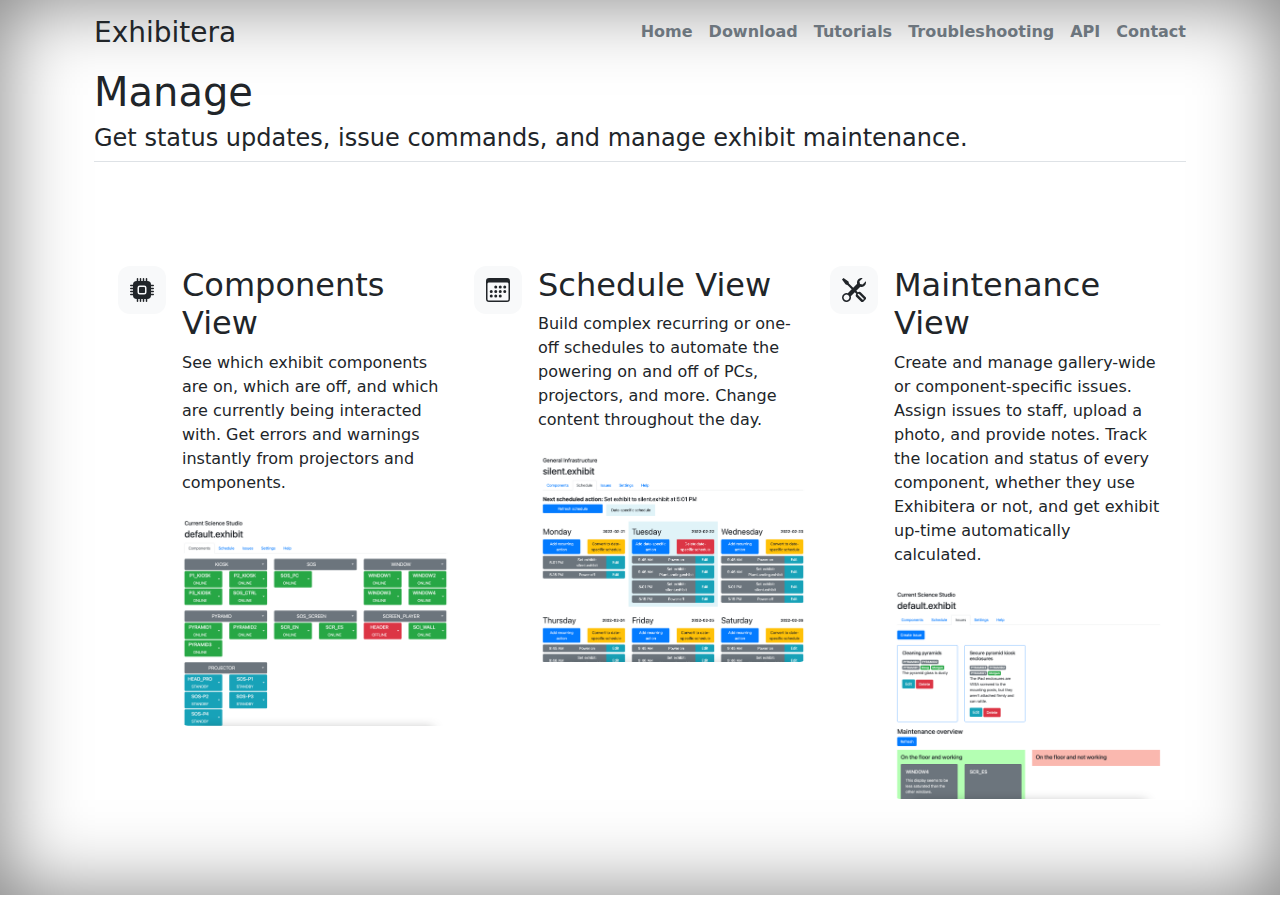
<file: manage/index.html>
<!doctype html>
<html lang="en">
  <head>
    <meta charset="utf-8">
    <meta name="viewport" content="width=device-width, initial-scale=1">
    <meta name="description" content="">
    <meta name="author" content="Mark Otto, Jacob Thornton, and Bootstrap contributors">
    <meta name="generator" content="Hugo 0.84.0">
    <title>Exhibitera — Manage</title>

    <!-- Bootstrap core CSS -->
    <link href="https://cdn.jsdelivr.net/npm/bootstrap@5.3.2/dist/css/bootstrap.min.css" rel="stylesheet" crossorigin="anonymous">

    <style>
      .bd-placeholder-img {
        font-size: 1.125rem;
        text-anchor: middle;
        -webkit-user-select: none;
        -moz-user-select: none;
        user-select: none;
      }

      @media (min-width: 768px) {
        .bd-placeholder-img-lg {
          font-size: 3.5rem;
        }
      }
    </style>


    <!-- Custom styles for this template -->
    <link href="../features.css" rel="stylesheet">
  </head>
  <body>

    <svg xmlns="http://www.w3.org/2000/svg" style="display: none;">
      <symbol id="home" viewBox="0 0 16 16">
        <path d="M8.354 1.146a.5.5 0 0 0-.708 0l-6 6A.5.5 0 0 0 1.5 7.5v7a.5.5 0 0 0 .5.5h4.5a.5.5 0 0 0 .5-.5v-4h2v4a.5.5 0 0 0 .5.5H14a.5.5 0 0 0 .5-.5v-7a.5.5 0 0 0-.146-.354L13 5.793V2.5a.5.5 0 0 0-.5-.5h-1a.5.5 0 0 0-.5.5v1.293L8.354 1.146zM2.5 14V7.707l5.5-5.5 5.5 5.5V14H10v-4a.5.5 0 0 0-.5-.5h-3a.5.5 0 0 0-.5.5v4H2.5z"/>
      </symbol>
      <symbol id="speedometer2" viewBox="0 0 16 16">
        <path d="M8 4a.5.5 0 0 1 .5.5V6a.5.5 0 0 1-1 0V4.5A.5.5 0 0 1 8 4zM3.732 5.732a.5.5 0 0 1 .707 0l.915.914a.5.5 0 1 1-.708.708l-.914-.915a.5.5 0 0 1 0-.707zM2 10a.5.5 0 0 1 .5-.5h1.586a.5.5 0 0 1 0 1H2.5A.5.5 0 0 1 2 10zm9.5 0a.5.5 0 0 1 .5-.5h1.5a.5.5 0 0 1 0 1H12a.5.5 0 0 1-.5-.5zm.754-4.246a.389.389 0 0 0-.527-.02L7.547 9.31a.91.91 0 1 0 1.302 1.258l3.434-4.297a.389.389 0 0 0-.029-.518z"/>
        <path fill-rule="evenodd" d="M0 10a8 8 0 1 1 15.547 2.661c-.442 1.253-1.845 1.602-2.932 1.25C11.309 13.488 9.475 13 8 13c-1.474 0-3.31.488-4.615.911-1.087.352-2.49.003-2.932-1.25A7.988 7.988 0 0 1 0 10zm8-7a7 7 0 0 0-6.603 9.329c.203.575.923.876 1.68.63C4.397 12.533 6.358 12 8 12s3.604.532 4.923.96c.757.245 1.477-.056 1.68-.631A7 7 0 0 0 8 3z"/>
      </symbol>
      <symbol id="table" viewBox="0 0 16 16">
        <path d="M0 2a2 2 0 0 1 2-2h12a2 2 0 0 1 2 2v12a2 2 0 0 1-2 2H2a2 2 0 0 1-2-2V2zm15 2h-4v3h4V4zm0 4h-4v3h4V8zm0 4h-4v3h3a1 1 0 0 0 1-1v-2zm-5 3v-3H6v3h4zm-5 0v-3H1v2a1 1 0 0 0 1 1h3zm-4-4h4V8H1v3zm0-4h4V4H1v3zm5-3v3h4V4H6zm4 4H6v3h4V8z"/>
      </symbol>
      <symbol id="people-circle" viewBox="0 0 16 16">
        <path d="M11 6a3 3 0 1 1-6 0 3 3 0 0 1 6 0z"/>
        <path fill-rule="evenodd" d="M0 8a8 8 0 1 1 16 0A8 8 0 0 1 0 8zm8-7a7 7 0 0 0-5.468 11.37C3.242 11.226 4.805 10 8 10s4.757 1.225 5.468 2.37A7 7 0 0 0 8 1z"/>
      </symbol>
      <symbol id="grid" viewBox="0 0 16 16">
        <path d="M1 2.5A1.5 1.5 0 0 1 2.5 1h3A1.5 1.5 0 0 1 7 2.5v3A1.5 1.5 0 0 1 5.5 7h-3A1.5 1.5 0 0 1 1 5.5v-3zM2.5 2a.5.5 0 0 0-.5.5v3a.5.5 0 0 0 .5.5h3a.5.5 0 0 0 .5-.5v-3a.5.5 0 0 0-.5-.5h-3zm6.5.5A1.5 1.5 0 0 1 10.5 1h3A1.5 1.5 0 0 1 15 2.5v3A1.5 1.5 0 0 1 13.5 7h-3A1.5 1.5 0 0 1 9 5.5v-3zm1.5-.5a.5.5 0 0 0-.5.5v3a.5.5 0 0 0 .5.5h3a.5.5 0 0 0 .5-.5v-3a.5.5 0 0 0-.5-.5h-3zM1 10.5A1.5 1.5 0 0 1 2.5 9h3A1.5 1.5 0 0 1 7 10.5v3A1.5 1.5 0 0 1 5.5 15h-3A1.5 1.5 0 0 1 1 13.5v-3zm1.5-.5a.5.5 0 0 0-.5.5v3a.5.5 0 0 0 .5.5h3a.5.5 0 0 0 .5-.5v-3a.5.5 0 0 0-.5-.5h-3zm6.5.5A1.5 1.5 0 0 1 10.5 9h3a1.5 1.5 0 0 1 1.5 1.5v3a1.5 1.5 0 0 1-1.5 1.5h-3A1.5 1.5 0 0 1 9 13.5v-3zm1.5-.5a.5.5 0 0 0-.5.5v3a.5.5 0 0 0 .5.5h3a.5.5 0 0 0 .5-.5v-3a.5.5 0 0 0-.5-.5h-3z"/>
      </symbol>
      <symbol id="collection" viewBox="0 0 16 16">
        <path d="M2.5 3.5a.5.5 0 0 1 0-1h11a.5.5 0 0 1 0 1h-11zm2-2a.5.5 0 0 1 0-1h7a.5.5 0 0 1 0 1h-7zM0 13a1.5 1.5 0 0 0 1.5 1.5h13A1.5 1.5 0 0 0 16 13V6a1.5 1.5 0 0 0-1.5-1.5h-13A1.5 1.5 0 0 0 0 6v7zm1.5.5A.5.5 0 0 1 1 13V6a.5.5 0 0 1 .5-.5h13a.5.5 0 0 1 .5.5v7a.5.5 0 0 1-.5.5h-13z"/>
      </symbol>
      <symbol id="calendar3" viewBox="0 0 16 16">
        <path d="M14 0H2a2 2 0 0 0-2 2v12a2 2 0 0 0 2 2h12a2 2 0 0 0 2-2V2a2 2 0 0 0-2-2zM1 3.857C1 3.384 1.448 3 2 3h12c.552 0 1 .384 1 .857v10.286c0 .473-.448.857-1 .857H2c-.552 0-1-.384-1-.857V3.857z"/>
        <path d="M6.5 7a1 1 0 1 0 0-2 1 1 0 0 0 0 2zm3 0a1 1 0 1 0 0-2 1 1 0 0 0 0 2zm3 0a1 1 0 1 0 0-2 1 1 0 0 0 0 2zm-9 3a1 1 0 1 0 0-2 1 1 0 0 0 0 2zm3 0a1 1 0 1 0 0-2 1 1 0 0 0 0 2zm3 0a1 1 0 1 0 0-2 1 1 0 0 0 0 2zm3 0a1 1 0 1 0 0-2 1 1 0 0 0 0 2zm-9 3a1 1 0 1 0 0-2 1 1 0 0 0 0 2zm3 0a1 1 0 1 0 0-2 1 1 0 0 0 0 2zm3 0a1 1 0 1 0 0-2 1 1 0 0 0 0 2z"/>
      </symbol>
      <symbol id="chat-quote-fill" viewBox="0 0 16 16">
        <path d="M16 8c0 3.866-3.582 7-8 7a9.06 9.06 0 0 1-2.347-.306c-.584.296-1.925.864-4.181 1.234-.2.032-.352-.176-.273-.362.354-.836.674-1.95.77-2.966C.744 11.37 0 9.76 0 8c0-3.866 3.582-7 8-7s8 3.134 8 7zM7.194 6.766a1.688 1.688 0 0 0-.227-.272 1.467 1.467 0 0 0-.469-.324l-.008-.004A1.785 1.785 0 0 0 5.734 6C4.776 6 4 6.746 4 7.667c0 .92.776 1.666 1.734 1.666.343 0 .662-.095.931-.26-.137.389-.39.804-.81 1.22a.405.405 0 0 0 .011.59c.173.16.447.155.614-.01 1.334-1.329 1.37-2.758.941-3.706a2.461 2.461 0 0 0-.227-.4zM11 9.073c-.136.389-.39.804-.81 1.22a.405.405 0 0 0 .012.59c.172.16.446.155.613-.01 1.334-1.329 1.37-2.758.942-3.706a2.466 2.466 0 0 0-.228-.4 1.686 1.686 0 0 0-.227-.273 1.466 1.466 0 0 0-.469-.324l-.008-.004A1.785 1.785 0 0 0 10.07 6c-.957 0-1.734.746-1.734 1.667 0 .92.777 1.666 1.734 1.666.343 0 .662-.095.931-.26z"/>
      </symbol>
      <symbol id="cpu-fill" viewBox="0 0 16 16">
        <path d="M6.5 6a.5.5 0 0 0-.5.5v3a.5.5 0 0 0 .5.5h3a.5.5 0 0 0 .5-.5v-3a.5.5 0 0 0-.5-.5h-3z"/>
        <path d="M5.5.5a.5.5 0 0 0-1 0V2A2.5 2.5 0 0 0 2 4.5H.5a.5.5 0 0 0 0 1H2v1H.5a.5.5 0 0 0 0 1H2v1H.5a.5.5 0 0 0 0 1H2v1H.5a.5.5 0 0 0 0 1H2A2.5 2.5 0 0 0 4.5 14v1.5a.5.5 0 0 0 1 0V14h1v1.5a.5.5 0 0 0 1 0V14h1v1.5a.5.5 0 0 0 1 0V14h1v1.5a.5.5 0 0 0 1 0V14a2.5 2.5 0 0 0 2.5-2.5h1.5a.5.5 0 0 0 0-1H14v-1h1.5a.5.5 0 0 0 0-1H14v-1h1.5a.5.5 0 0 0 0-1H14v-1h1.5a.5.5 0 0 0 0-1H14A2.5 2.5 0 0 0 11.5 2V.5a.5.5 0 0 0-1 0V2h-1V.5a.5.5 0 0 0-1 0V2h-1V.5a.5.5 0 0 0-1 0V2h-1V.5zm1 4.5h3A1.5 1.5 0 0 1 11 6.5v3A1.5 1.5 0 0 1 9.5 11h-3A1.5 1.5 0 0 1 5 9.5v-3A1.5 1.5 0 0 1 6.5 5z"/>
      </symbol>
      <symbol id="gear-fill" viewBox="0 0 16 16">
        <path d="M9.405 1.05c-.413-1.4-2.397-1.4-2.81 0l-.1.34a1.464 1.464 0 0 1-2.105.872l-.31-.17c-1.283-.698-2.686.705-1.987 1.987l.169.311c.446.82.023 1.841-.872 2.105l-.34.1c-1.4.413-1.4 2.397 0 2.81l.34.1a1.464 1.464 0 0 1 .872 2.105l-.17.31c-.698 1.283.705 2.686 1.987 1.987l.311-.169a1.464 1.464 0 0 1 2.105.872l.1.34c.413 1.4 2.397 1.4 2.81 0l.1-.34a1.464 1.464 0 0 1 2.105-.872l.31.17c1.283.698 2.686-.705 1.987-1.987l-.169-.311a1.464 1.464 0 0 1 .872-2.105l.34-.1c1.4-.413 1.4-2.397 0-2.81l-.34-.1a1.464 1.464 0 0 1-.872-2.105l.17-.31c.698-1.283-.705-2.686-1.987-1.987l-.311.169a1.464 1.464 0 0 1-2.105-.872l-.1-.34zM8 10.93a2.929 2.929 0 1 1 0-5.86 2.929 2.929 0 0 1 0 5.858z"/>
      </symbol>
      <symbol id="speedometer" viewBox="0 0 16 16">
        <path d="M8 2a.5.5 0 0 1 .5.5V4a.5.5 0 0 1-1 0V2.5A.5.5 0 0 1 8 2zM3.732 3.732a.5.5 0 0 1 .707 0l.915.914a.5.5 0 1 1-.708.708l-.914-.915a.5.5 0 0 1 0-.707zM2 8a.5.5 0 0 1 .5-.5h1.586a.5.5 0 0 1 0 1H2.5A.5.5 0 0 1 2 8zm9.5 0a.5.5 0 0 1 .5-.5h1.5a.5.5 0 0 1 0 1H12a.5.5 0 0 1-.5-.5zm.754-4.246a.389.389 0 0 0-.527-.02L7.547 7.31A.91.91 0 1 0 8.85 8.569l3.434-4.297a.389.389 0 0 0-.029-.518z"/>
        <path fill-rule="evenodd" d="M6.664 15.889A8 8 0 1 1 9.336.11a8 8 0 0 1-2.672 15.78zm-4.665-4.283A11.945 11.945 0 0 1 8 10c2.186 0 4.236.585 6.001 1.606a7 7 0 1 0-12.002 0z"/>
      </symbol>
      <symbol id="toggles2" viewBox="0 0 16 16">
        <path d="M9.465 10H12a2 2 0 1 1 0 4H9.465c.34-.588.535-1.271.535-2 0-.729-.195-1.412-.535-2z"/>
        <path d="M6 15a3 3 0 1 0 0-6 3 3 0 0 0 0 6zm0 1a4 4 0 1 1 0-8 4 4 0 0 1 0 8zm.535-10a3.975 3.975 0 0 1-.409-1H4a1 1 0 0 1 0-2h2.126c.091-.355.23-.69.41-1H4a2 2 0 1 0 0 4h2.535z"/>
        <path d="M14 4a4 4 0 1 1-8 0 4 4 0 0 1 8 0z"/>
      </symbol>
      <symbol id="tools" viewBox="0 0 16 16">
        <path d="M1 0L0 1l2.2 3.081a1 1 0 0 0 .815.419h.07a1 1 0 0 1 .708.293l2.675 2.675-2.617 2.654A3.003 3.003 0 0 0 0 13a3 3 0 1 0 5.878-.851l2.654-2.617.968.968-.305.914a1 1 0 0 0 .242 1.023l3.356 3.356a1 1 0 0 0 1.414 0l1.586-1.586a1 1 0 0 0 0-1.414l-3.356-3.356a1 1 0 0 0-1.023-.242L10.5 9.5l-.96-.96 2.68-2.643A3.005 3.005 0 0 0 16 3c0-.269-.035-.53-.102-.777l-2.14 2.141L12 4l-.364-1.757L13.777.102a3 3 0 0 0-3.675 3.68L7.462 6.46 4.793 3.793a1 1 0 0 1-.293-.707v-.071a1 1 0 0 0-.419-.814L1 0zm9.646 10.646a.5.5 0 0 1 .708 0l3 3a.5.5 0 0 1-.708.708l-3-3a.5.5 0 0 1 0-.708zM3 11l.471.242.529.026.287.445.445.287.026.529L5 13l-.242.471-.026.529-.445.287-.287.445-.529.026L3 15l-.471-.242L2 14.732l-.287-.445L1.268 14l-.026-.529L1 13l.242-.471.026-.529.445-.287.287-.445.529-.026L3 11z"/>
      </symbol>
      <symbol id="chevron-right" viewBox="0 0 16 16">
        <path fill-rule="evenodd" d="M4.646 1.646a.5.5 0 0 1 .708 0l6 6a.5.5 0 0 1 0 .708l-6 6a.5.5 0 0 1-.708-.708L10.293 8 4.646 2.354a.5.5 0 0 1 0-.708z"/>
      </symbol>
      <symbol id="geo-fill" viewBox="0 0 16 16">
        <path fill-rule="evenodd" d="M4 4a4 4 0 1 1 4.5 3.969V13.5a.5.5 0 0 1-1 0V7.97A4 4 0 0 1 4 3.999zm2.493 8.574a.5.5 0 0 1-.411.575c-.712.118-1.28.295-1.655.493a1.319 1.319 0 0 0-.37.265.301.301 0 0 0-.057.09V14l.002.008a.147.147 0 0 0 .016.033.617.617 0 0 0 .145.15c.165.13.435.27.813.395.751.25 1.82.414 3.024.414s2.273-.163 3.024-.414c.378-.126.648-.265.813-.395a.619.619 0 0 0 .146-.15.148.148 0 0 0 .015-.033L12 14v-.004a.301.301 0 0 0-.057-.09 1.318 1.318 0 0 0-.37-.264c-.376-.198-.943-.375-1.655-.493a.5.5 0 1 1 .164-.986c.77.127 1.452.328 1.957.594C12.5 13 13 13.4 13 14c0 .426-.26.752-.544.977-.29.228-.68.413-1.116.558-.878.293-2.059.465-3.34.465-1.281 0-2.462-.172-3.34-.465-.436-.145-.826-.33-1.116-.558C3.26 14.752 3 14.426 3 14c0-.599.5-1 .961-1.243.505-.266 1.187-.467 1.957-.594a.5.5 0 0 1 .575.411z"/>
      </symbol>
      <symbol id="todo" viewBox="0 0 297 297">
        <path d="M237.333,33h-50.14c-2.558-18.613-18.556-33-37.86-33s-35.303,14.387-37.86,33h-51.14C50.408,33,42,41.075,42,51v228
      		c0,9.925,8.408,18,18.333,18h177c9.925,0,17.667-8.075,17.667-18V51C255,41.075,247.258,33,237.333,33z M93.052,48
      		c3.432,18.033,19.084,31,38.092,31h36.379c19.008,0,34.66-12.967,38.092-31H223v216H75V48H93.052z M149.333,16
      		c10.456,0,19.242,7.259,21.601,17h-43.201C130.091,23.259,138.877,16,149.333,16z"/>
      	<rect x="99" y="109" width="50" height="15"/>
      	<polygon points="200.689,105.076 189.645,94.924 175.427,110.39 169.237,105.347 159.763,116.976 176.907,130.944 	"/>
      	<rect x="99" y="157" width="50" height="15"/>
      	<polygon points="200.689,153.076 189.645,142.924 175.427,158.39 169.237,153.347 159.763,164.976 176.907,178.944 	"/>
      	<rect x="99" y="205" width="50" height="15"/>
      	<polygon points="200.689,201.076 189.645,190.924 175.427,206.39 169.237,201.347 159.763,212.976 176.907,226.944 	"/>
      </symbol>
      <symbol id="tv" viewBox="0 0 512 512">
        <g>
        	<g>
        		<path d="M501.801,52.016H10.199C4.566,52.016,0,56.582,0,62.215v319.706c0,5.633,4.566,10.199,10.199,10.199h46.112l-9.258,56.001
        			c-0.489,2.955,0.347,5.977,2.285,8.261c1.938,2.285,4.782,3.601,7.778,3.601h397.769c2.997,0,5.84-1.318,7.778-3.601
        			c1.938-2.284,2.773-5.306,2.285-8.261l-9.258-56.001h46.112c5.632,0,10.199-4.566,10.199-10.199V62.215
        			C512,56.582,507.433,52.016,501.801,52.016z M69.139,439.586l7.846-47.465h15.533l-2.693,22.168
        			c-0.352,2.898,0.555,5.807,2.491,7.993c1.936,2.185,4.715,3.436,7.634,3.436h312.096c2.919,0,5.698-1.251,7.634-3.436
        			c1.935-2.186,2.843-5.096,2.49-7.993l-2.692-22.168h15.532l7.849,47.465H69.139z M111.465,405.318l1.603-13.198h285.864
        			l1.602,13.198H111.465z M491.602,371.722H20.398V72.414h471.203V371.722z"/>
        	</g>
        </g>
        <g>
        	<g>
        		<path d="M471.203,82.203H40.797c-5.633,0-10.199,4.566-10.199,10.199v259.334c0,5.633,4.566,10.199,10.199,10.199h430.406
        			c5.632,0,10.199-4.566,10.199-10.199V92.402C481.402,86.769,476.835,82.203,471.203,82.203z M461.004,341.537H50.996V102.601
        			h410.008V341.537z"/>
        	</g>
        </g>
        <g>
        	<g>
        		<path d="M318.215,310.665h-5.1c-5.632,0-10.199,4.566-10.199,10.199c0,5.633,4.567,10.199,10.199,10.199h5.1
        			c5.632,0,10.199-4.566,10.199-10.199C328.414,315.231,323.847,310.665,318.215,310.665z"/>
        	</g>
        </g>
        <g>
        	<g>
        		<path d="M437.546,310.665h-82.614c-5.632,0-10.199,4.566-10.199,10.199c0,5.633,4.567,10.199,10.199,10.199h82.614
        			c5.632,0,10.199-4.566,10.199-10.199C447.745,315.231,443.178,310.665,437.546,310.665z"/>
        	</g>
        </g>
      </symbol>
      <symbol id='tablet' viewBox="0 0 485 485">
        <g>
        	<path d="M46.094,0v485h392.812V0H46.094z M408.906,455H76.094V30h332.812V455z"/>
        	<path d="M378.906,60H106.094v335h272.812V60z M348.906,365H136.094V90h212.812V365z"/>
        </g>
      </symbol>
      <symbol id='tablet-arrows' viewBox="0 0 15.653 13.35">
        <g>
        	<g>
        		<path d="M14.963,0.751H0.689C0.308,0.751,0,1.06,0,1.441v10.263c0,0.381,0.309,0.69,0.689,0.69h14.274
        			c0.383,0,0.69-0.31,0.69-0.69V1.442C15.653,1.06,15.346,0.751,14.963,0.751z M14.273,11.014H1.38V2.132h12.893V11.014z"/>
        		<path d="M3.623,8.182c0,0,0.184,0.185,0.184-0.061c0-0.245,0-0.636,0-0.636s0.107,0,0.27,0
        			c0.503,0,2.093,0,2.469,0c0,0,0.088,0.002,0.088-0.111s0-1.406,0-1.564c0-0.16-0.105-0.131-0.105-0.131c-0.384,0-1.943,0-2.465,0
        			c-0.181,0-0.3,0-0.3,0s0-0.488,0-0.689c0-0.203-0.177-0.017-0.177-0.017L2.108,6.495c0,0-0.118,0.101-0.012,0.206
        			C2.241,6.845,3.623,8.182,3.623,8.182z"/>
        		<path d="M9.116,7.486c0.376,0,1.966,0,2.469,0c0.163,0,0.271,0,0.271,0s0,0.392,0,0.636
        			c0,0.246,0.184,0.061,0.184,0.061s1.382-1.338,1.526-1.483c0.106-0.104-0.012-0.206-0.012-0.206l-1.479-1.521
        			c0,0-0.176-0.186-0.177,0.017c0,0.201,0,0.689,0,0.689s-0.118,0-0.3,0c-0.521,0-2.08,0-2.465,0c0,0-0.105-0.029-0.105,0.131
        			c0,0.159,0,1.452,0,1.564C9.028,7.489,9.116,7.486,9.116,7.486z"/>
        	</g>
        </g>
      </symbol>
      <symbol id='squircle-grid' viewBox="0 0 28 28">
        <g>
            <g>
                <path d="M10.75,15 C11.9926407,15 13,16.0073593 13,17.25 L13,22.75 C13,23.9926407 11.9926407,25 10.75,25 L5.25,25 C4.00735931,25 3,23.9926407 3,22.75 L3,17.25 C3,16.0073593 4.00735931,15 5.25,15 L10.75,15 Z M22.75,15 C23.9926407,15 25,16.0073593 25,17.25 L25,22.75 C25,23.9926407 23.9926407,25 22.75,25 L17.25,25 C16.0073593,25 15,23.9926407 15,22.75 L15,17.25 C15,16.0073593 16.0073593,15 17.25,15 L22.75,15 Z M10.75,3 C11.9926407,3 13,4.00735931 13,5.25 L13,10.75 C13,11.9926407 11.9926407,13 10.75,13 L5.25,13 C4.00735931,13 3,11.9926407 3,10.75 L3,5.25 C3,4.00735931 4.00735931,3 5.25,3 L10.75,3 Z M22.75,3 C23.9926407,3 25,4.00735931 25,5.25 L25,10.75 C25,11.9926407 23.9926407,13 22.75,13 L17.25,13 C16.0073593,13 15,11.9926407 15,10.75 L15,5.25 C15,4.00735931 16.0073593,3 17.25,3 L22.75,3 Z"></path>
            </g>
        </g>
      </symbol>
      <symbol id='word-cloud' viewBox="0 0 32 32">
        <path stroke="#6C757D" stroke-width="1" d="M24,27.36H10c-5.161,0-9.36-4.199-9.36-9.36c0-5.162,4.199-9.36,9.36-9.36
        	c0.483,0,0.984,0.042,1.493,0.125C13.092,6.776,15.452,5.64,18,5.64c4.278,0,7.804,3.152,8.298,7.372
        	C29.29,13.995,31.36,16.834,31.36,20C31.36,24.059,28.059,27.36,24,27.36z M10,9.359c-4.764,0-8.64,3.876-8.64,8.641
        	c0,4.764,3.876,8.64,8.64,8.64h14c3.661,0,6.64-2.979,6.64-6.64c0-2.93-1.964-5.549-4.776-6.37
        	c-0.143-0.042-0.245-0.166-0.258-0.314C25.253,9.351,21.983,6.359,18,6.359c-2.395,0-4.608,1.099-6.071,3.016
        	c-0.083,0.108-0.219,0.157-0.352,0.136C11.03,9.409,10.514,9.359,10,9.359z M24,22.36H14v-0.72h10V22.36z M12,22.36H8v-0.72h4V22.36
        	z M26,19.36H16v-0.72h10V19.36z M14,19.36H6v-0.72h8V19.36z M24,16.36h-4v-0.72h4V16.36z M18,16.36H8v-0.72h10V16.36z"/>
      </symbol>
      <symbol id='heartbeat' viewBox="0 0 488.9 488.9">
        <g>
        	<path d="M412.9,0h-337C34.3,0,0,34.3,0,75.9V413c0,41.6,34.3,75.9,75.9,75.9H413c41.6,0,75.9-34.3,75.9-75.9V76
        		C488.9,34.4,454.5,0,412.9,0z M448.3,413c0,19.8-15.6,35.4-35.4,35.4h-337c-19.8,0-35.4-15.6-35.4-35.4V265.3h72.8
        		c6.2,0,12.5-3.1,16.6-8.3l56.2-74.9v193.5c0,22.9,31.4,25.7,37.5,9.4l68.7-147.7l21.8,25c4.2,5.2,9.4,7.3,15.6,7.3h67.6
        		c11.4,0,20.8-9.4,20.8-20.8s-9.4-20.8-20.8-20.8H339l-36.4-41.6c-5.9-7-24.3-12-34.3,5.2l-42.7,91.5V120.7
        		c1.1-14-19.8-32.1-36.4-12.5l-86.3,115.5H40.5V76c0-19.8,15.6-35.4,35.4-35.4H413c19.8,0,35.4,15.6,35.4,35.4v337H448.3z"/>
        </g>
      </symbol>
      <symbol id='SOS'  viewBox="0 0 24 24">
        <path fill="none" stroke="#6C757D" stroke-width="1.5" d="M2,8 C2,8 5.5,9 7,10 C8.5,11 7.56437103,12.4191614 8,13 C8.43562897,13.5808386 10,12 10,15 C10,18 13,16 13,19 C13,22 15.5,21.5 16,20 C16.5,18.5 18.2333023,16.8664183 18,15 C17.7666977,13.1335817 17,12 15,12 C13,12 11.5,11.5 11,10 C10.5,8.5 14,8 13,5 C12,2 13,1 13,1 M23,12 C23,18.075 18.075,23 12,23 C5.925,23 1,18.075 1,12 C1,5.925 5.925,1 12,1 C18.075,1 23,5.925 23,12 L23,12 Z"/>
      </symbol>
      <symbol id='rating' viewBox="0 0 330 330">
        <g>
        	<path d="M165,0C74.019,0,0,74.019,0,165s74.019,165,165,165s165-74.019,165-165S255.981,0,165,0z M165,300
        		c-74.439,0-135-60.561-135-135S90.561,30,165,30s135,60.561,135,135S239.439,300,165,300z"/>
        	<path d="M247.157,128.196l-47.476-6.9l-21.23-43.019c-2.527-5.12-7.741-8.362-13.451-8.362s-10.924,3.242-13.451,8.362
        		l-21.23,43.019l-47.476,6.9c-5.65,0.821-10.345,4.779-12.108,10.209c-1.765,5.43-0.293,11.391,3.796,15.376l34.353,33.486
        		l-8.109,47.282c-0.965,5.628,1.349,11.315,5.968,14.671c4.618,3.355,10.741,3.799,15.797,1.142L165,228.039l42.462,22.323
        		c2.195,1.154,4.592,1.723,6.979,1.723c0.017,0,0.033,0,0.05,0c8.271-0.015,14.972-6.725,14.972-15c0-1.152-0.13-2.274-0.375-3.352
        		l-7.97-46.466l34.352-33.486c4.089-3.985,5.561-9.946,3.796-15.376C257.502,132.975,252.808,129.017,247.157,128.196z"/>
        </g>
      </symbol>
      <symbol id='imageStack' viewBox="0 0 54.014 54.014">
        <g>
        	<g>
        		<path d="M49.122,5.845H9.134c-1.664,0-3.136,0.838-4.02,2.11c0.791-0.549,1.748-0.874,2.782-0.874h39.989
        			c2.697,0,4.893,2.195,4.893,4.895v28.927c0,1.033-0.322,1.992-0.873,2.783c1.273-0.885,2.109-2.354,2.109-4.021V10.74
        			C54.016,8.041,51.82,5.845,49.122,5.845z"/>
        		<path d="M46.85,8.119H6.861c-1.666,0-3.135,0.836-4.021,2.11c0.791-0.551,1.75-0.874,2.784-0.874h39.988
        			c2.696,0,4.894,2.194,4.894,4.895v28.927c0,1.033-0.324,1.992-0.873,2.783c1.272-0.883,2.109-2.355,2.109-4.021V13.014
        			C51.743,10.314,49.547,8.119,46.85,8.119z"/>
        		<path d="M45.527,11.073H3.261C1.463,11.073,0,12.536,0,14.333v30.574c0,1.799,1.463,3.262,3.261,3.262h42.266
        			c1.799,0,3.262-1.463,3.262-3.262V14.333C48.789,12.537,47.324,11.073,45.527,11.073z M46.09,44.909
        			c0,0.309-0.253,0.562-0.563,0.562H3.26c-0.31,0-0.563-0.254-0.563-0.562V27.708l4.855-4.854c0.526-0.527,0.526-1.381,0-1.908
        			c-0.527-0.527-1.382-0.527-1.908,0l-2.947,2.948v-1.707l4.896-4.898c0.526-0.526,0.526-1.38,0-1.907
        			c-0.527-0.526-1.382-0.526-1.908,0l-2.988,2.99v-4.037c0-0.311,0.253-0.562,0.562-0.562h42.264c0.312,0,0.562,0.253,0.562,0.562
        			L46.09,44.909L46.09,44.909z"/>
        		<path d="M33.064,24.699c-0.229-0.39-0.633-0.641-1.084-0.667c-0.443-0.023-0.885,0.172-1.156,0.532l-7.201,9.516l-6.451-6.451
        			c-0.286-0.287-0.684-0.432-1.086-0.389c-0.401,0.039-0.766,0.256-0.989,0.592l-9.19,13.742c-0.276,0.414-0.304,0.946-0.068,1.385
        			c0.234,0.438,0.691,0.713,1.188,0.713h34.736c0.481,0,0.928-0.256,1.17-0.676c0.24-0.418,0.238-0.935-0.004-1.351L33.064,24.699z
        			 M9.552,40.976l6.872-10.277l6.384,6.383c0.275,0.275,0.657,0.422,1.045,0.394c0.391-0.026,0.748-0.224,0.983-0.533l6.913-9.133
        			l7.665,13.168L9.552,40.976L9.552,40.976z"/>
        		<path d="M29.329,22.849c0.509,0,0.999-0.075,1.459-0.224c0.938,0.225,1.985,0.214,2.925-0.026
        			c0.313,0.087,0.643,0.131,0.971,0.131c0.069,0,0.136-0.016,0.203-0.02c-0.404-0.646-0.642-1.405-0.642-2.223
        			c0-0.021,0.003-0.043,0.004-0.064c-0.082-0.026-0.164-0.053-0.239-0.094c-0.134-0.075-0.293-0.085-0.436-0.027
        			c-0.816,0.331-1.875,0.338-2.695,0.024c-0.14-0.054-0.293-0.043-0.423,0.028c-0.313,0.171-0.714,0.265-1.127,0.265
        			c-0.981,0-1.666-0.501-1.666-0.952c0-0.429,0.625-0.912,1.558-0.948c0.192-0.008,0.364-0.125,0.442-0.302
        			c0.322-0.735,1.365-1.249,2.536-1.249c1.137,0,2.171,0.497,2.516,1.21c0.014,0.028,0.038,0.047,0.057,0.072
        			c0.382-0.687,0.947-1.255,1.632-1.639c-0.027-0.017-0.054-0.034-0.082-0.048c-0.879-1.145-2.408-1.824-4.121-1.824
        			c-1.623,0-3.104,0.625-4.006,1.68c-1.657,0.395-2.76,1.6-2.76,3.047C25.433,21.452,27.144,22.849,29.329,22.849z"/>
        		<path d="M39.557,16.905c-0.711,0-1.377,0.188-1.957,0.514c-0.647,0.365-1.188,0.905-1.549,1.559
        			c-0.31,0.557-0.486,1.193-0.496,1.873c0,0.021-0.004,0.04-0.004,0.061c0,0.775,0.227,1.498,0.607,2.112
        			c0.708,1.134,1.964,1.893,3.396,1.893c2.209,0,4.006-1.796,4.006-4.005S41.766,16.905,39.557,16.905z M39.557,22.352
        			c-0.418,0-0.793-0.183-1.057-0.468c-0.236-0.257-0.388-0.598-0.388-0.975c0-0.659,0.446-1.21,1.052-1.381
        			c0.125-0.036,0.254-0.062,0.391-0.062c0.795,0,1.441,0.647,1.441,1.442S40.352,22.352,39.557,22.352z"/>
        	</g>
        </g>
      </symbol>
    </svg>

    <main>
      <div class="container px-4" id="featured-3">

        <div class="d-flex w-100 h-100 py-3 mx-auto flex-column text-center">
          <header class="mb-auto">
            <div>
              <h3 class="float-start mb-0">Exhibitera</h3>
              <nav class="nav nav-masthead justify-content-center float-md-end">
                <a class="nav-link text-secondary" aria-current="page" href="../">Home</a>
                <a class="nav-link text-secondary" href="../download">Download</a>
                <a class="nav-link text-secondary" href="../tutorials">Tutorials</a>
                <a class="nav-link text-secondary" href="../troubleshooting">Troubleshooting</a>
                <a class="nav-link text-secondary" href="../api">API</a>
                <a class="nav-link text-secondary" href="mailto:MRehnberg@adventuresci.org">Contact</a>
              </nav>
            </div>
          </header>
        </div>

        <h1 class="pb-0">Manage</h1>
        <h4 class="pb-2 border-bottom">Get status updates, issue commands, and manage exhibit maintenance.</h4>

        <div class="container px-4 py-5">
          <div class="row g-4 py-5 row-cols-1 row-cols-lg-3">
            <div class="col d-flex align-items-start">
              <div class="icon-square bg-light text-dark flex-shrink-0 me-3">
                <svg class="bi" width="1em" height="1em"><use xlink:href="#cpu-fill"/></svg>
              </div>
              <div>
                <h2>Components View</h2>
                See which exhibit components are on, which are off, and which are currently being interacted with. Get errors and warnings instantly from projectors and components.
                <br><br>
                <img src="images/components_view.png  " class='rounded' width="100%" alt="An image of the Control Server components view."></img>
              </div>
            </div>
            <div class="col d-flex align-items-start">
              <div class="icon-square bg-light text-dark flex-shrink-0 me-3">
                <svg class="bi" width="1em" height="1em"><use xlink:href="#calendar3"/></svg>
              </div>
              <div>
                <h2>Schedule View</h2>
                Build complex recurring or one-off schedules to automate the powering on and off of PCs, projectors, and more. Change content throughout the day.
                <br><br>
                <img src="images/schedule_view.png" width="100%" alt="An image of the control server schedule view." class="rounded"></img>
              </div>
            </div>

            <div class="col d-flex align-items-start">
              <div class="icon-square bg-light text-dark flex-shrink-0 me-3">
                <svg class="bi" width="1em" height="1em"><use xlink:href="#tools"/></svg>
              </div>
              <div>
                <h2>Maintenance View</h2>
                Create and manage gallery-wide or component-specific issues. Assign issues to staff, upload a photo, and provide notes. Track the location and status of every component, whether they use Exhibitera or not, and get exhibit up-time automatically calculated.
                <br><br>
                <img src="images/maintenance_view.png" width="100%" alt="An image of the Control Server maintenance view." class="rounded"></img>
              </div>
            </div>
          </div>
        </div>
      </div>



    </main>

    <script>
      // Set color mode
      if (window.matchMedia && window.matchMedia('(prefers-color-scheme: dark)').matches) {
        document.querySelector('html').setAttribute('data-bs-theme', 'dark')
      } else {
        document.querySelector('html').setAttribute('data-bs-theme', 'light')
      }
    </script>

    <script src="https://cdn.jsdelivr.net/npm/bootstrap@5.3.2/dist/js/bootstrap.bundle.min.js" crossorigin="anonymous"></script>
  </body>
</html>
</file>
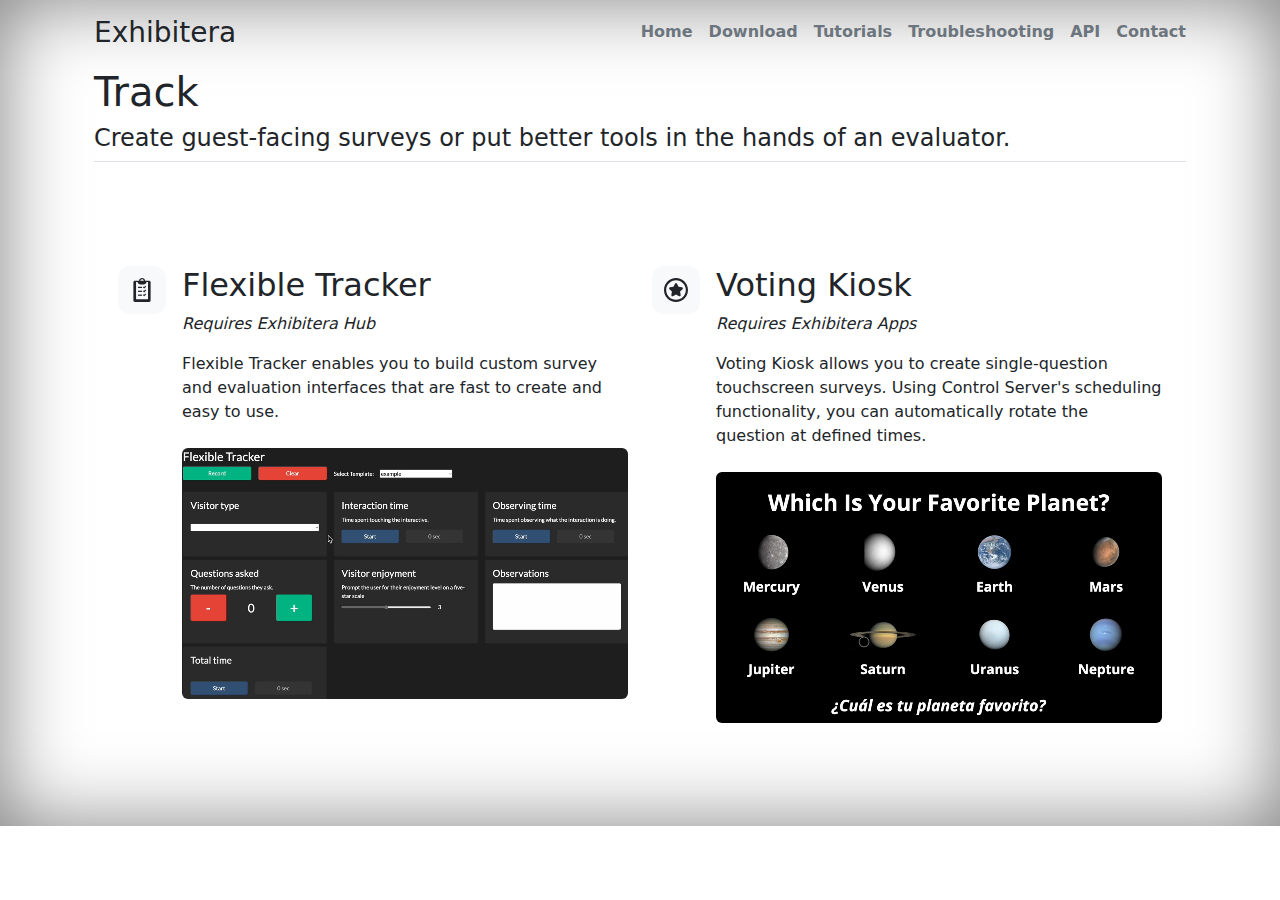
<file: track/index.html>
<!doctype html>
<html lang="en">
  <head>
    <meta charset="utf-8">
    <meta name="viewport" content="width=device-width, initial-scale=1">
    <meta name="description" content="">
    <meta name="author" content="Mark Otto, Jacob Thornton, and Bootstrap contributors">
    <meta name="generator" content="Hugo 0.84.0">
    <title>Exhibitera — Track</title>

    <!-- Bootstrap core CSS -->
    <link href="https://cdn.jsdelivr.net/npm/bootstrap@5.3.2/dist/css/bootstrap.min.css" rel="stylesheet" crossorigin="anonymous">

    <style>
      .bd-placeholder-img {
        font-size: 1.125rem;
        text-anchor: middle;
        -webkit-user-select: none;
        -moz-user-select: none;
        user-select: none;
      }

      @media (min-width: 768px) {
        .bd-placeholder-img-lg {
          font-size: 3.5rem;
        }
      }
    </style>


    <!-- Custom styles for this template -->
    <link href="../features.css" rel="stylesheet">
  </head>
  <body>

    <svg xmlns="http://www.w3.org/2000/svg" style="display: none;">
      <symbol id="home" viewBox="0 0 16 16">
        <path d="M8.354 1.146a.5.5 0 0 0-.708 0l-6 6A.5.5 0 0 0 1.5 7.5v7a.5.5 0 0 0 .5.5h4.5a.5.5 0 0 0 .5-.5v-4h2v4a.5.5 0 0 0 .5.5H14a.5.5 0 0 0 .5-.5v-7a.5.5 0 0 0-.146-.354L13 5.793V2.5a.5.5 0 0 0-.5-.5h-1a.5.5 0 0 0-.5.5v1.293L8.354 1.146zM2.5 14V7.707l5.5-5.5 5.5 5.5V14H10v-4a.5.5 0 0 0-.5-.5h-3a.5.5 0 0 0-.5.5v4H2.5z"/>
      </symbol>
      <symbol id="speedometer2" viewBox="0 0 16 16">
        <path d="M8 4a.5.5 0 0 1 .5.5V6a.5.5 0 0 1-1 0V4.5A.5.5 0 0 1 8 4zM3.732 5.732a.5.5 0 0 1 .707 0l.915.914a.5.5 0 1 1-.708.708l-.914-.915a.5.5 0 0 1 0-.707zM2 10a.5.5 0 0 1 .5-.5h1.586a.5.5 0 0 1 0 1H2.5A.5.5 0 0 1 2 10zm9.5 0a.5.5 0 0 1 .5-.5h1.5a.5.5 0 0 1 0 1H12a.5.5 0 0 1-.5-.5zm.754-4.246a.389.389 0 0 0-.527-.02L7.547 9.31a.91.91 0 1 0 1.302 1.258l3.434-4.297a.389.389 0 0 0-.029-.518z"/>
        <path fill-rule="evenodd" d="M0 10a8 8 0 1 1 15.547 2.661c-.442 1.253-1.845 1.602-2.932 1.25C11.309 13.488 9.475 13 8 13c-1.474 0-3.31.488-4.615.911-1.087.352-2.49.003-2.932-1.25A7.988 7.988 0 0 1 0 10zm8-7a7 7 0 0 0-6.603 9.329c.203.575.923.876 1.68.63C4.397 12.533 6.358 12 8 12s3.604.532 4.923.96c.757.245 1.477-.056 1.68-.631A7 7 0 0 0 8 3z"/>
      </symbol>
      <symbol id="table" viewBox="0 0 16 16">
        <path d="M0 2a2 2 0 0 1 2-2h12a2 2 0 0 1 2 2v12a2 2 0 0 1-2 2H2a2 2 0 0 1-2-2V2zm15 2h-4v3h4V4zm0 4h-4v3h4V8zm0 4h-4v3h3a1 1 0 0 0 1-1v-2zm-5 3v-3H6v3h4zm-5 0v-3H1v2a1 1 0 0 0 1 1h3zm-4-4h4V8H1v3zm0-4h4V4H1v3zm5-3v3h4V4H6zm4 4H6v3h4V8z"/>
      </symbol>
      <symbol id="people-circle" viewBox="0 0 16 16">
        <path d="M11 6a3 3 0 1 1-6 0 3 3 0 0 1 6 0z"/>
        <path fill-rule="evenodd" d="M0 8a8 8 0 1 1 16 0A8 8 0 0 1 0 8zm8-7a7 7 0 0 0-5.468 11.37C3.242 11.226 4.805 10 8 10s4.757 1.225 5.468 2.37A7 7 0 0 0 8 1z"/>
      </symbol>
      <symbol id="grid" viewBox="0 0 16 16">
        <path d="M1 2.5A1.5 1.5 0 0 1 2.5 1h3A1.5 1.5 0 0 1 7 2.5v3A1.5 1.5 0 0 1 5.5 7h-3A1.5 1.5 0 0 1 1 5.5v-3zM2.5 2a.5.5 0 0 0-.5.5v3a.5.5 0 0 0 .5.5h3a.5.5 0 0 0 .5-.5v-3a.5.5 0 0 0-.5-.5h-3zm6.5.5A1.5 1.5 0 0 1 10.5 1h3A1.5 1.5 0 0 1 15 2.5v3A1.5 1.5 0 0 1 13.5 7h-3A1.5 1.5 0 0 1 9 5.5v-3zm1.5-.5a.5.5 0 0 0-.5.5v3a.5.5 0 0 0 .5.5h3a.5.5 0 0 0 .5-.5v-3a.5.5 0 0 0-.5-.5h-3zM1 10.5A1.5 1.5 0 0 1 2.5 9h3A1.5 1.5 0 0 1 7 10.5v3A1.5 1.5 0 0 1 5.5 15h-3A1.5 1.5 0 0 1 1 13.5v-3zm1.5-.5a.5.5 0 0 0-.5.5v3a.5.5 0 0 0 .5.5h3a.5.5 0 0 0 .5-.5v-3a.5.5 0 0 0-.5-.5h-3zm6.5.5A1.5 1.5 0 0 1 10.5 9h3a1.5 1.5 0 0 1 1.5 1.5v3a1.5 1.5 0 0 1-1.5 1.5h-3A1.5 1.5 0 0 1 9 13.5v-3zm1.5-.5a.5.5 0 0 0-.5.5v3a.5.5 0 0 0 .5.5h3a.5.5 0 0 0 .5-.5v-3a.5.5 0 0 0-.5-.5h-3z"/>
      </symbol>
      <symbol id="collection" viewBox="0 0 16 16">
        <path d="M2.5 3.5a.5.5 0 0 1 0-1h11a.5.5 0 0 1 0 1h-11zm2-2a.5.5 0 0 1 0-1h7a.5.5 0 0 1 0 1h-7zM0 13a1.5 1.5 0 0 0 1.5 1.5h13A1.5 1.5 0 0 0 16 13V6a1.5 1.5 0 0 0-1.5-1.5h-13A1.5 1.5 0 0 0 0 6v7zm1.5.5A.5.5 0 0 1 1 13V6a.5.5 0 0 1 .5-.5h13a.5.5 0 0 1 .5.5v7a.5.5 0 0 1-.5.5h-13z"/>
      </symbol>
      <symbol id="calendar3" viewBox="0 0 16 16">
        <path d="M14 0H2a2 2 0 0 0-2 2v12a2 2 0 0 0 2 2h12a2 2 0 0 0 2-2V2a2 2 0 0 0-2-2zM1 3.857C1 3.384 1.448 3 2 3h12c.552 0 1 .384 1 .857v10.286c0 .473-.448.857-1 .857H2c-.552 0-1-.384-1-.857V3.857z"/>
        <path d="M6.5 7a1 1 0 1 0 0-2 1 1 0 0 0 0 2zm3 0a1 1 0 1 0 0-2 1 1 0 0 0 0 2zm3 0a1 1 0 1 0 0-2 1 1 0 0 0 0 2zm-9 3a1 1 0 1 0 0-2 1 1 0 0 0 0 2zm3 0a1 1 0 1 0 0-2 1 1 0 0 0 0 2zm3 0a1 1 0 1 0 0-2 1 1 0 0 0 0 2zm3 0a1 1 0 1 0 0-2 1 1 0 0 0 0 2zm-9 3a1 1 0 1 0 0-2 1 1 0 0 0 0 2zm3 0a1 1 0 1 0 0-2 1 1 0 0 0 0 2zm3 0a1 1 0 1 0 0-2 1 1 0 0 0 0 2z"/>
      </symbol>
      <symbol id="chat-quote-fill" viewBox="0 0 16 16">
        <path d="M16 8c0 3.866-3.582 7-8 7a9.06 9.06 0 0 1-2.347-.306c-.584.296-1.925.864-4.181 1.234-.2.032-.352-.176-.273-.362.354-.836.674-1.95.77-2.966C.744 11.37 0 9.76 0 8c0-3.866 3.582-7 8-7s8 3.134 8 7zM7.194 6.766a1.688 1.688 0 0 0-.227-.272 1.467 1.467 0 0 0-.469-.324l-.008-.004A1.785 1.785 0 0 0 5.734 6C4.776 6 4 6.746 4 7.667c0 .92.776 1.666 1.734 1.666.343 0 .662-.095.931-.26-.137.389-.39.804-.81 1.22a.405.405 0 0 0 .011.59c.173.16.447.155.614-.01 1.334-1.329 1.37-2.758.941-3.706a2.461 2.461 0 0 0-.227-.4zM11 9.073c-.136.389-.39.804-.81 1.22a.405.405 0 0 0 .012.59c.172.16.446.155.613-.01 1.334-1.329 1.37-2.758.942-3.706a2.466 2.466 0 0 0-.228-.4 1.686 1.686 0 0 0-.227-.273 1.466 1.466 0 0 0-.469-.324l-.008-.004A1.785 1.785 0 0 0 10.07 6c-.957 0-1.734.746-1.734 1.667 0 .92.777 1.666 1.734 1.666.343 0 .662-.095.931-.26z"/>
      </symbol>
      <symbol id="cpu-fill" viewBox="0 0 16 16">
        <path d="M6.5 6a.5.5 0 0 0-.5.5v3a.5.5 0 0 0 .5.5h3a.5.5 0 0 0 .5-.5v-3a.5.5 0 0 0-.5-.5h-3z"/>
        <path d="M5.5.5a.5.5 0 0 0-1 0V2A2.5 2.5 0 0 0 2 4.5H.5a.5.5 0 0 0 0 1H2v1H.5a.5.5 0 0 0 0 1H2v1H.5a.5.5 0 0 0 0 1H2v1H.5a.5.5 0 0 0 0 1H2A2.5 2.5 0 0 0 4.5 14v1.5a.5.5 0 0 0 1 0V14h1v1.5a.5.5 0 0 0 1 0V14h1v1.5a.5.5 0 0 0 1 0V14h1v1.5a.5.5 0 0 0 1 0V14a2.5 2.5 0 0 0 2.5-2.5h1.5a.5.5 0 0 0 0-1H14v-1h1.5a.5.5 0 0 0 0-1H14v-1h1.5a.5.5 0 0 0 0-1H14v-1h1.5a.5.5 0 0 0 0-1H14A2.5 2.5 0 0 0 11.5 2V.5a.5.5 0 0 0-1 0V2h-1V.5a.5.5 0 0 0-1 0V2h-1V.5a.5.5 0 0 0-1 0V2h-1V.5zm1 4.5h3A1.5 1.5 0 0 1 11 6.5v3A1.5 1.5 0 0 1 9.5 11h-3A1.5 1.5 0 0 1 5 9.5v-3A1.5 1.5 0 0 1 6.5 5z"/>
      </symbol>
      <symbol id="gear-fill" viewBox="0 0 16 16">
        <path d="M9.405 1.05c-.413-1.4-2.397-1.4-2.81 0l-.1.34a1.464 1.464 0 0 1-2.105.872l-.31-.17c-1.283-.698-2.686.705-1.987 1.987l.169.311c.446.82.023 1.841-.872 2.105l-.34.1c-1.4.413-1.4 2.397 0 2.81l.34.1a1.464 1.464 0 0 1 .872 2.105l-.17.31c-.698 1.283.705 2.686 1.987 1.987l.311-.169a1.464 1.464 0 0 1 2.105.872l.1.34c.413 1.4 2.397 1.4 2.81 0l.1-.34a1.464 1.464 0 0 1 2.105-.872l.31.17c1.283.698 2.686-.705 1.987-1.987l-.169-.311a1.464 1.464 0 0 1 .872-2.105l.34-.1c1.4-.413 1.4-2.397 0-2.81l-.34-.1a1.464 1.464 0 0 1-.872-2.105l.17-.31c.698-1.283-.705-2.686-1.987-1.987l-.311.169a1.464 1.464 0 0 1-2.105-.872l-.1-.34zM8 10.93a2.929 2.929 0 1 1 0-5.86 2.929 2.929 0 0 1 0 5.858z"/>
      </symbol>
      <symbol id="speedometer" viewBox="0 0 16 16">
        <path d="M8 2a.5.5 0 0 1 .5.5V4a.5.5 0 0 1-1 0V2.5A.5.5 0 0 1 8 2zM3.732 3.732a.5.5 0 0 1 .707 0l.915.914a.5.5 0 1 1-.708.708l-.914-.915a.5.5 0 0 1 0-.707zM2 8a.5.5 0 0 1 .5-.5h1.586a.5.5 0 0 1 0 1H2.5A.5.5 0 0 1 2 8zm9.5 0a.5.5 0 0 1 .5-.5h1.5a.5.5 0 0 1 0 1H12a.5.5 0 0 1-.5-.5zm.754-4.246a.389.389 0 0 0-.527-.02L7.547 7.31A.91.91 0 1 0 8.85 8.569l3.434-4.297a.389.389 0 0 0-.029-.518z"/>
        <path fill-rule="evenodd" d="M6.664 15.889A8 8 0 1 1 9.336.11a8 8 0 0 1-2.672 15.78zm-4.665-4.283A11.945 11.945 0 0 1 8 10c2.186 0 4.236.585 6.001 1.606a7 7 0 1 0-12.002 0z"/>
      </symbol>
      <symbol id="toggles2" viewBox="0 0 16 16">
        <path d="M9.465 10H12a2 2 0 1 1 0 4H9.465c.34-.588.535-1.271.535-2 0-.729-.195-1.412-.535-2z"/>
        <path d="M6 15a3 3 0 1 0 0-6 3 3 0 0 0 0 6zm0 1a4 4 0 1 1 0-8 4 4 0 0 1 0 8zm.535-10a3.975 3.975 0 0 1-.409-1H4a1 1 0 0 1 0-2h2.126c.091-.355.23-.69.41-1H4a2 2 0 1 0 0 4h2.535z"/>
        <path d="M14 4a4 4 0 1 1-8 0 4 4 0 0 1 8 0z"/>
      </symbol>
      <symbol id="tools" viewBox="0 0 16 16">
        <path d="M1 0L0 1l2.2 3.081a1 1 0 0 0 .815.419h.07a1 1 0 0 1 .708.293l2.675 2.675-2.617 2.654A3.003 3.003 0 0 0 0 13a3 3 0 1 0 5.878-.851l2.654-2.617.968.968-.305.914a1 1 0 0 0 .242 1.023l3.356 3.356a1 1 0 0 0 1.414 0l1.586-1.586a1 1 0 0 0 0-1.414l-3.356-3.356a1 1 0 0 0-1.023-.242L10.5 9.5l-.96-.96 2.68-2.643A3.005 3.005 0 0 0 16 3c0-.269-.035-.53-.102-.777l-2.14 2.141L12 4l-.364-1.757L13.777.102a3 3 0 0 0-3.675 3.68L7.462 6.46 4.793 3.793a1 1 0 0 1-.293-.707v-.071a1 1 0 0 0-.419-.814L1 0zm9.646 10.646a.5.5 0 0 1 .708 0l3 3a.5.5 0 0 1-.708.708l-3-3a.5.5 0 0 1 0-.708zM3 11l.471.242.529.026.287.445.445.287.026.529L5 13l-.242.471-.026.529-.445.287-.287.445-.529.026L3 15l-.471-.242L2 14.732l-.287-.445L1.268 14l-.026-.529L1 13l.242-.471.026-.529.445-.287.287-.445.529-.026L3 11z"/>
      </symbol>
      <symbol id="chevron-right" viewBox="0 0 16 16">
        <path fill-rule="evenodd" d="M4.646 1.646a.5.5 0 0 1 .708 0l6 6a.5.5 0 0 1 0 .708l-6 6a.5.5 0 0 1-.708-.708L10.293 8 4.646 2.354a.5.5 0 0 1 0-.708z"/>
      </symbol>
      <symbol id="geo-fill" viewBox="0 0 16 16">
        <path fill-rule="evenodd" d="M4 4a4 4 0 1 1 4.5 3.969V13.5a.5.5 0 0 1-1 0V7.97A4 4 0 0 1 4 3.999zm2.493 8.574a.5.5 0 0 1-.411.575c-.712.118-1.28.295-1.655.493a1.319 1.319 0 0 0-.37.265.301.301 0 0 0-.057.09V14l.002.008a.147.147 0 0 0 .016.033.617.617 0 0 0 .145.15c.165.13.435.27.813.395.751.25 1.82.414 3.024.414s2.273-.163 3.024-.414c.378-.126.648-.265.813-.395a.619.619 0 0 0 .146-.15.148.148 0 0 0 .015-.033L12 14v-.004a.301.301 0 0 0-.057-.09 1.318 1.318 0 0 0-.37-.264c-.376-.198-.943-.375-1.655-.493a.5.5 0 1 1 .164-.986c.77.127 1.452.328 1.957.594C12.5 13 13 13.4 13 14c0 .426-.26.752-.544.977-.29.228-.68.413-1.116.558-.878.293-2.059.465-3.34.465-1.281 0-2.462-.172-3.34-.465-.436-.145-.826-.33-1.116-.558C3.26 14.752 3 14.426 3 14c0-.599.5-1 .961-1.243.505-.266 1.187-.467 1.957-.594a.5.5 0 0 1 .575.411z"/>
      </symbol>
      <symbol id="todo" viewBox="0 0 297 297">
        <path d="M237.333,33h-50.14c-2.558-18.613-18.556-33-37.86-33s-35.303,14.387-37.86,33h-51.14C50.408,33,42,41.075,42,51v228
      		c0,9.925,8.408,18,18.333,18h177c9.925,0,17.667-8.075,17.667-18V51C255,41.075,247.258,33,237.333,33z M93.052,48
      		c3.432,18.033,19.084,31,38.092,31h36.379c19.008,0,34.66-12.967,38.092-31H223v216H75V48H93.052z M149.333,16
      		c10.456,0,19.242,7.259,21.601,17h-43.201C130.091,23.259,138.877,16,149.333,16z"/>
      	<rect x="99" y="109" width="50" height="15"/>
      	<polygon points="200.689,105.076 189.645,94.924 175.427,110.39 169.237,105.347 159.763,116.976 176.907,130.944 	"/>
      	<rect x="99" y="157" width="50" height="15"/>
      	<polygon points="200.689,153.076 189.645,142.924 175.427,158.39 169.237,153.347 159.763,164.976 176.907,178.944 	"/>
      	<rect x="99" y="205" width="50" height="15"/>
      	<polygon points="200.689,201.076 189.645,190.924 175.427,206.39 169.237,201.347 159.763,212.976 176.907,226.944 	"/>
      </symbol>
      <symbol id="tv" viewBox="0 0 512 512">
        <g>
        	<g>
        		<path d="M501.801,52.016H10.199C4.566,52.016,0,56.582,0,62.215v319.706c0,5.633,4.566,10.199,10.199,10.199h46.112l-9.258,56.001
        			c-0.489,2.955,0.347,5.977,2.285,8.261c1.938,2.285,4.782,3.601,7.778,3.601h397.769c2.997,0,5.84-1.318,7.778-3.601
        			c1.938-2.284,2.773-5.306,2.285-8.261l-9.258-56.001h46.112c5.632,0,10.199-4.566,10.199-10.199V62.215
        			C512,56.582,507.433,52.016,501.801,52.016z M69.139,439.586l7.846-47.465h15.533l-2.693,22.168
        			c-0.352,2.898,0.555,5.807,2.491,7.993c1.936,2.185,4.715,3.436,7.634,3.436h312.096c2.919,0,5.698-1.251,7.634-3.436
        			c1.935-2.186,2.843-5.096,2.49-7.993l-2.692-22.168h15.532l7.849,47.465H69.139z M111.465,405.318l1.603-13.198h285.864
        			l1.602,13.198H111.465z M491.602,371.722H20.398V72.414h471.203V371.722z"/>
        	</g>
        </g>
        <g>
        	<g>
        		<path d="M471.203,82.203H40.797c-5.633,0-10.199,4.566-10.199,10.199v259.334c0,5.633,4.566,10.199,10.199,10.199h430.406
        			c5.632,0,10.199-4.566,10.199-10.199V92.402C481.402,86.769,476.835,82.203,471.203,82.203z M461.004,341.537H50.996V102.601
        			h410.008V341.537z"/>
        	</g>
        </g>
        <g>
        	<g>
        		<path d="M318.215,310.665h-5.1c-5.632,0-10.199,4.566-10.199,10.199c0,5.633,4.567,10.199,10.199,10.199h5.1
        			c5.632,0,10.199-4.566,10.199-10.199C328.414,315.231,323.847,310.665,318.215,310.665z"/>
        	</g>
        </g>
        <g>
        	<g>
        		<path d="M437.546,310.665h-82.614c-5.632,0-10.199,4.566-10.199,10.199c0,5.633,4.567,10.199,10.199,10.199h82.614
        			c5.632,0,10.199-4.566,10.199-10.199C447.745,315.231,443.178,310.665,437.546,310.665z"/>
        	</g>
        </g>
      </symbol>
      <symbol id='tablet' viewBox="0 0 485 485">
        <g>
        	<path d="M46.094,0v485h392.812V0H46.094z M408.906,455H76.094V30h332.812V455z"/>
        	<path d="M378.906,60H106.094v335h272.812V60z M348.906,365H136.094V90h212.812V365z"/>
        </g>
      </symbol>
      <symbol id='tablet-arrows' viewBox="0 0 15.653 13.35">
        <g>
        	<g>
        		<path d="M14.963,0.751H0.689C0.308,0.751,0,1.06,0,1.441v10.263c0,0.381,0.309,0.69,0.689,0.69h14.274
        			c0.383,0,0.69-0.31,0.69-0.69V1.442C15.653,1.06,15.346,0.751,14.963,0.751z M14.273,11.014H1.38V2.132h12.893V11.014z"/>
        		<path d="M3.623,8.182c0,0,0.184,0.185,0.184-0.061c0-0.245,0-0.636,0-0.636s0.107,0,0.27,0
        			c0.503,0,2.093,0,2.469,0c0,0,0.088,0.002,0.088-0.111s0-1.406,0-1.564c0-0.16-0.105-0.131-0.105-0.131c-0.384,0-1.943,0-2.465,0
        			c-0.181,0-0.3,0-0.3,0s0-0.488,0-0.689c0-0.203-0.177-0.017-0.177-0.017L2.108,6.495c0,0-0.118,0.101-0.012,0.206
        			C2.241,6.845,3.623,8.182,3.623,8.182z"/>
        		<path d="M9.116,7.486c0.376,0,1.966,0,2.469,0c0.163,0,0.271,0,0.271,0s0,0.392,0,0.636
        			c0,0.246,0.184,0.061,0.184,0.061s1.382-1.338,1.526-1.483c0.106-0.104-0.012-0.206-0.012-0.206l-1.479-1.521
        			c0,0-0.176-0.186-0.177,0.017c0,0.201,0,0.689,0,0.689s-0.118,0-0.3,0c-0.521,0-2.08,0-2.465,0c0,0-0.105-0.029-0.105,0.131
        			c0,0.159,0,1.452,0,1.564C9.028,7.489,9.116,7.486,9.116,7.486z"/>
        	</g>
        </g>
      </symbol>
      <symbol id='squircle-grid' viewBox="0 0 28 28">
        <g>
            <g>
                <path d="M10.75,15 C11.9926407,15 13,16.0073593 13,17.25 L13,22.75 C13,23.9926407 11.9926407,25 10.75,25 L5.25,25 C4.00735931,25 3,23.9926407 3,22.75 L3,17.25 C3,16.0073593 4.00735931,15 5.25,15 L10.75,15 Z M22.75,15 C23.9926407,15 25,16.0073593 25,17.25 L25,22.75 C25,23.9926407 23.9926407,25 22.75,25 L17.25,25 C16.0073593,25 15,23.9926407 15,22.75 L15,17.25 C15,16.0073593 16.0073593,15 17.25,15 L22.75,15 Z M10.75,3 C11.9926407,3 13,4.00735931 13,5.25 L13,10.75 C13,11.9926407 11.9926407,13 10.75,13 L5.25,13 C4.00735931,13 3,11.9926407 3,10.75 L3,5.25 C3,4.00735931 4.00735931,3 5.25,3 L10.75,3 Z M22.75,3 C23.9926407,3 25,4.00735931 25,5.25 L25,10.75 C25,11.9926407 23.9926407,13 22.75,13 L17.25,13 C16.0073593,13 15,11.9926407 15,10.75 L15,5.25 C15,4.00735931 16.0073593,3 17.25,3 L22.75,3 Z"></path>
            </g>
        </g>
      </symbol>
      <symbol id='word-cloud' viewBox="0 0 32 32">
        <path stroke="#6C757D" stroke-width="1" d="M24,27.36H10c-5.161,0-9.36-4.199-9.36-9.36c0-5.162,4.199-9.36,9.36-9.36
        	c0.483,0,0.984,0.042,1.493,0.125C13.092,6.776,15.452,5.64,18,5.64c4.278,0,7.804,3.152,8.298,7.372
        	C29.29,13.995,31.36,16.834,31.36,20C31.36,24.059,28.059,27.36,24,27.36z M10,9.359c-4.764,0-8.64,3.876-8.64,8.641
        	c0,4.764,3.876,8.64,8.64,8.64h14c3.661,0,6.64-2.979,6.64-6.64c0-2.93-1.964-5.549-4.776-6.37
        	c-0.143-0.042-0.245-0.166-0.258-0.314C25.253,9.351,21.983,6.359,18,6.359c-2.395,0-4.608,1.099-6.071,3.016
        	c-0.083,0.108-0.219,0.157-0.352,0.136C11.03,9.409,10.514,9.359,10,9.359z M24,22.36H14v-0.72h10V22.36z M12,22.36H8v-0.72h4V22.36
        	z M26,19.36H16v-0.72h10V19.36z M14,19.36H6v-0.72h8V19.36z M24,16.36h-4v-0.72h4V16.36z M18,16.36H8v-0.72h10V16.36z"/>
      </symbol>
      <symbol id='heartbeat' viewBox="0 0 488.9 488.9">
        <g>
        	<path d="M412.9,0h-337C34.3,0,0,34.3,0,75.9V413c0,41.6,34.3,75.9,75.9,75.9H413c41.6,0,75.9-34.3,75.9-75.9V76
        		C488.9,34.4,454.5,0,412.9,0z M448.3,413c0,19.8-15.6,35.4-35.4,35.4h-337c-19.8,0-35.4-15.6-35.4-35.4V265.3h72.8
        		c6.2,0,12.5-3.1,16.6-8.3l56.2-74.9v193.5c0,22.9,31.4,25.7,37.5,9.4l68.7-147.7l21.8,25c4.2,5.2,9.4,7.3,15.6,7.3h67.6
        		c11.4,0,20.8-9.4,20.8-20.8s-9.4-20.8-20.8-20.8H339l-36.4-41.6c-5.9-7-24.3-12-34.3,5.2l-42.7,91.5V120.7
        		c1.1-14-19.8-32.1-36.4-12.5l-86.3,115.5H40.5V76c0-19.8,15.6-35.4,35.4-35.4H413c19.8,0,35.4,15.6,35.4,35.4v337H448.3z"/>
        </g>
      </symbol>
      <symbol id='SOS'  viewBox="0 0 24 24">
        <path fill="none" stroke="#6C757D" stroke-width="1.5" d="M2,8 C2,8 5.5,9 7,10 C8.5,11 7.56437103,12.4191614 8,13 C8.43562897,13.5808386 10,12 10,15 C10,18 13,16 13,19 C13,22 15.5,21.5 16,20 C16.5,18.5 18.2333023,16.8664183 18,15 C17.7666977,13.1335817 17,12 15,12 C13,12 11.5,11.5 11,10 C10.5,8.5 14,8 13,5 C12,2 13,1 13,1 M23,12 C23,18.075 18.075,23 12,23 C5.925,23 1,18.075 1,12 C1,5.925 5.925,1 12,1 C18.075,1 23,5.925 23,12 L23,12 Z"/>
      </symbol>
      <symbol id='rating' viewBox="0 0 330 330">
        <g>
        	<path d="M165,0C74.019,0,0,74.019,0,165s74.019,165,165,165s165-74.019,165-165S255.981,0,165,0z M165,300
        		c-74.439,0-135-60.561-135-135S90.561,30,165,30s135,60.561,135,135S239.439,300,165,300z"/>
        	<path d="M247.157,128.196l-47.476-6.9l-21.23-43.019c-2.527-5.12-7.741-8.362-13.451-8.362s-10.924,3.242-13.451,8.362
        		l-21.23,43.019l-47.476,6.9c-5.65,0.821-10.345,4.779-12.108,10.209c-1.765,5.43-0.293,11.391,3.796,15.376l34.353,33.486
        		l-8.109,47.282c-0.965,5.628,1.349,11.315,5.968,14.671c4.618,3.355,10.741,3.799,15.797,1.142L165,228.039l42.462,22.323
        		c2.195,1.154,4.592,1.723,6.979,1.723c0.017,0,0.033,0,0.05,0c8.271-0.015,14.972-6.725,14.972-15c0-1.152-0.13-2.274-0.375-3.352
        		l-7.97-46.466l34.352-33.486c4.089-3.985,5.561-9.946,3.796-15.376C257.502,132.975,252.808,129.017,247.157,128.196z"/>
        </g>
      </symbol>
      <symbol id='imageStack' viewBox="0 0 54.014 54.014">
        <g>
        	<g>
        		<path d="M49.122,5.845H9.134c-1.664,0-3.136,0.838-4.02,2.11c0.791-0.549,1.748-0.874,2.782-0.874h39.989
        			c2.697,0,4.893,2.195,4.893,4.895v28.927c0,1.033-0.322,1.992-0.873,2.783c1.273-0.885,2.109-2.354,2.109-4.021V10.74
        			C54.016,8.041,51.82,5.845,49.122,5.845z"/>
        		<path d="M46.85,8.119H6.861c-1.666,0-3.135,0.836-4.021,2.11c0.791-0.551,1.75-0.874,2.784-0.874h39.988
        			c2.696,0,4.894,2.194,4.894,4.895v28.927c0,1.033-0.324,1.992-0.873,2.783c1.272-0.883,2.109-2.355,2.109-4.021V13.014
        			C51.743,10.314,49.547,8.119,46.85,8.119z"/>
        		<path d="M45.527,11.073H3.261C1.463,11.073,0,12.536,0,14.333v30.574c0,1.799,1.463,3.262,3.261,3.262h42.266
        			c1.799,0,3.262-1.463,3.262-3.262V14.333C48.789,12.537,47.324,11.073,45.527,11.073z M46.09,44.909
        			c0,0.309-0.253,0.562-0.563,0.562H3.26c-0.31,0-0.563-0.254-0.563-0.562V27.708l4.855-4.854c0.526-0.527,0.526-1.381,0-1.908
        			c-0.527-0.527-1.382-0.527-1.908,0l-2.947,2.948v-1.707l4.896-4.898c0.526-0.526,0.526-1.38,0-1.907
        			c-0.527-0.526-1.382-0.526-1.908,0l-2.988,2.99v-4.037c0-0.311,0.253-0.562,0.562-0.562h42.264c0.312,0,0.562,0.253,0.562,0.562
        			L46.09,44.909L46.09,44.909z"/>
        		<path d="M33.064,24.699c-0.229-0.39-0.633-0.641-1.084-0.667c-0.443-0.023-0.885,0.172-1.156,0.532l-7.201,9.516l-6.451-6.451
        			c-0.286-0.287-0.684-0.432-1.086-0.389c-0.401,0.039-0.766,0.256-0.989,0.592l-9.19,13.742c-0.276,0.414-0.304,0.946-0.068,1.385
        			c0.234,0.438,0.691,0.713,1.188,0.713h34.736c0.481,0,0.928-0.256,1.17-0.676c0.24-0.418,0.238-0.935-0.004-1.351L33.064,24.699z
        			 M9.552,40.976l6.872-10.277l6.384,6.383c0.275,0.275,0.657,0.422,1.045,0.394c0.391-0.026,0.748-0.224,0.983-0.533l6.913-9.133
        			l7.665,13.168L9.552,40.976L9.552,40.976z"/>
        		<path d="M29.329,22.849c0.509,0,0.999-0.075,1.459-0.224c0.938,0.225,1.985,0.214,2.925-0.026
        			c0.313,0.087,0.643,0.131,0.971,0.131c0.069,0,0.136-0.016,0.203-0.02c-0.404-0.646-0.642-1.405-0.642-2.223
        			c0-0.021,0.003-0.043,0.004-0.064c-0.082-0.026-0.164-0.053-0.239-0.094c-0.134-0.075-0.293-0.085-0.436-0.027
        			c-0.816,0.331-1.875,0.338-2.695,0.024c-0.14-0.054-0.293-0.043-0.423,0.028c-0.313,0.171-0.714,0.265-1.127,0.265
        			c-0.981,0-1.666-0.501-1.666-0.952c0-0.429,0.625-0.912,1.558-0.948c0.192-0.008,0.364-0.125,0.442-0.302
        			c0.322-0.735,1.365-1.249,2.536-1.249c1.137,0,2.171,0.497,2.516,1.21c0.014,0.028,0.038,0.047,0.057,0.072
        			c0.382-0.687,0.947-1.255,1.632-1.639c-0.027-0.017-0.054-0.034-0.082-0.048c-0.879-1.145-2.408-1.824-4.121-1.824
        			c-1.623,0-3.104,0.625-4.006,1.68c-1.657,0.395-2.76,1.6-2.76,3.047C25.433,21.452,27.144,22.849,29.329,22.849z"/>
        		<path d="M39.557,16.905c-0.711,0-1.377,0.188-1.957,0.514c-0.647,0.365-1.188,0.905-1.549,1.559
        			c-0.31,0.557-0.486,1.193-0.496,1.873c0,0.021-0.004,0.04-0.004,0.061c0,0.775,0.227,1.498,0.607,2.112
        			c0.708,1.134,1.964,1.893,3.396,1.893c2.209,0,4.006-1.796,4.006-4.005S41.766,16.905,39.557,16.905z M39.557,22.352
        			c-0.418,0-0.793-0.183-1.057-0.468c-0.236-0.257-0.388-0.598-0.388-0.975c0-0.659,0.446-1.21,1.052-1.381
        			c0.125-0.036,0.254-0.062,0.391-0.062c0.795,0,1.441,0.647,1.441,1.442S40.352,22.352,39.557,22.352z"/>
        	</g>
        </g>
      </symbol>
    </svg>

    <main>
      <div class="container px-4" id="featured-3">

        <div class="d-flex w-100 h-100 py-3 mx-auto flex-column text-center">
          <header class="mb-auto">
            <div>
              <h3 class="float-start mb-0">Exhibitera</h3>
              <nav class="nav nav-masthead justify-content-center float-md-end">
                <a class="nav-link text-secondary" aria-current="page" href="../">Home</a>
                <a class="nav-link text-secondary" href="../download">Download</a>
                <a class="nav-link text-secondary" href="../tutorials">Tutorials</a>
                <a class="nav-link text-secondary" href="../troubleshooting">Troubleshooting</a>
                <a class="nav-link text-secondary" href="../api">API</a>
                <a class="nav-link text-secondary" href="mailto:MRehnberg@adventuresci.org">Contact</a>
              </nav>
            </div>
          </header>
        </div>
        
        <h1 class="pb-0">Track</h1>
        <h4 class="pb-2 border-bottom">Create guest-facing surveys or put better tools in the hands of an evaluator.</h4>

        <div class="container px-4 py-5">
          <div class="row g-4 py-5 row-cols-1 row-cols-lg-2">
            <div class="col d-flex align-items-start">
              <div class="icon-square bg-light text-dark flex-shrink-0 me-3">
                <svg class="bi" width="1em" height="1em"><use xlink:href="#todo"/></svg>
              </div>
              <div>
                <h2>Flexible Tracker</h2>
                <p><i>Requires Exhibitera Hub</i></p>
                Flexible Tracker enables you to build custom survey and evaluation interfaces that are fast to create and easy to use.
                <br><br>
                <video src="../videos/flexible_tracker.mp4" autoplay loop width="100%" alt="A video of the Flexible Tracker interface." class="rounded"></video>
              </div>
            </div>
            <div class="col d-flex align-items-start">
              <div class="icon-square bg-light text-dark flex-shrink-0 me-3">
                <svg class="bi" width="1em" height="1em"><use xlink:href="#rating"/></svg>
              </div>
              <div>
                <h2>Voting Kiosk</h2>
                <p><i>Requires Exhibitera Apps</i></p>
                Voting Kiosk allows you to create single-question touchscreen surveys. Using Control Server's scheduling functionality, you can automatically rotate the question at defined times.
                <br><br>
                <video src="../videos/voting_kiosk.mp4" autoplay loop width="100%" alt="A video of the Flexible Voter interface." class="rounded"></video>
              </div>
            </div>
          </div>
        </div>
      </div>
    </main>

    <script>
      // Set color mode
      if (window.matchMedia && window.matchMedia('(prefers-color-scheme: dark)').matches) {
        document.querySelector('html').setAttribute('data-bs-theme', 'dark')
      } else {
        document.querySelector('html').setAttribute('data-bs-theme', 'light')
      }
    </script>

    <script src="https://cdn.jsdelivr.net/npm/bootstrap@5.3.2/dist/js/bootstrap.bundle.min.js" crossorigin="anonymous"></script>
  </body>
</html>
</file>
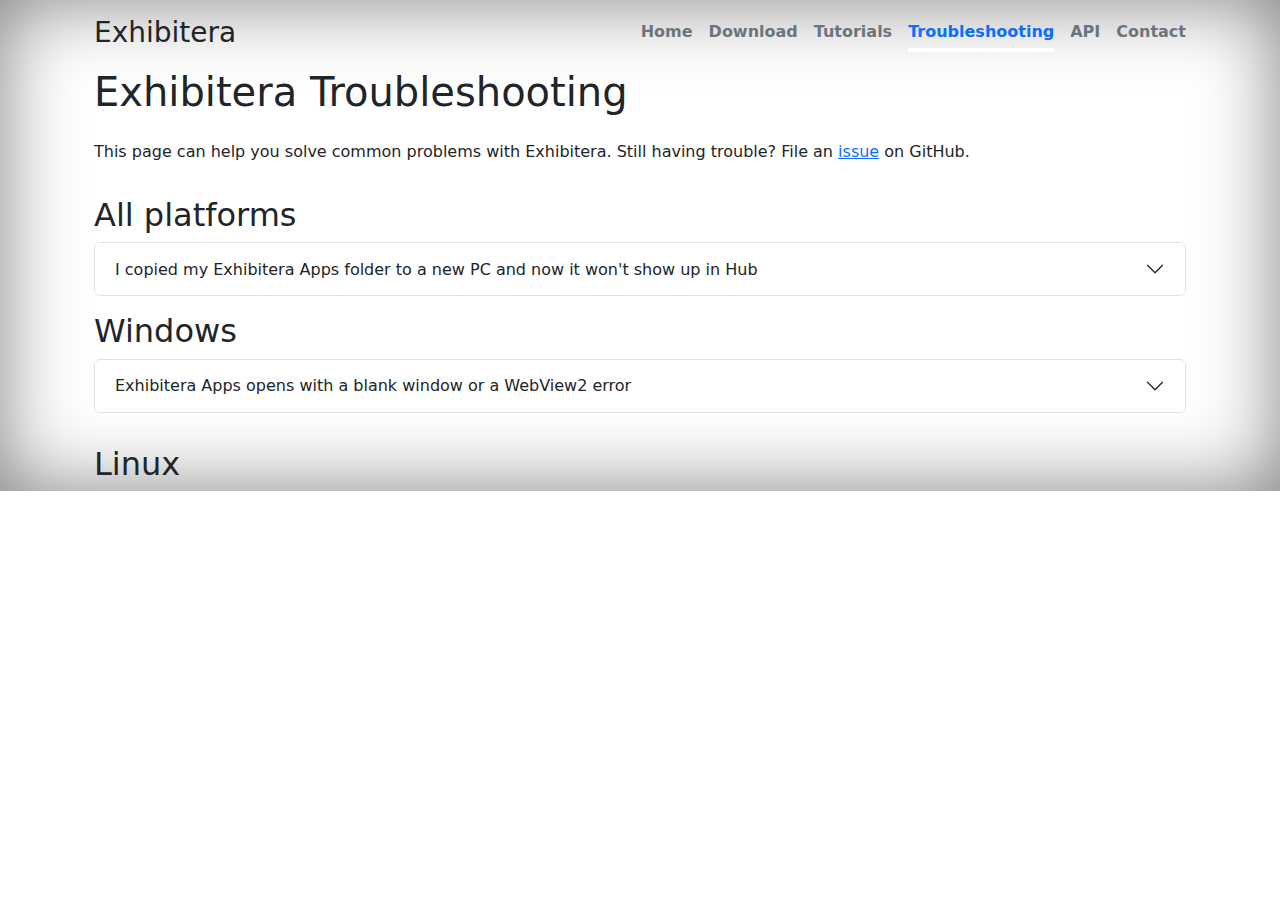
<file: troubleshooting/index.html>
<!doctype html>
<html lang="en">
  <head>
    <meta charset="utf-8">
    <meta name="viewport" content="width=device-width, initial-scale=1">
    <meta name="description" content="">
    <meta name="author" content="Morgan Rehnberg">
    <title>Exhibitera Troubleshooting</title>


    <!-- Bootstrap core CSS -->
    <link href="https://cdn.jsdelivr.net/npm/bootstrap@5.3.2/dist/css/bootstrap.min.css" rel="stylesheet" crossorigin="anonymous">

    <style>
      .bd-placeholder-img {
        font-size: 1.125rem;
        text-anchor: middle;
        -webkit-user-select: none;
        -moz-user-select: none;
        user-select: none;
      }

      @media (min-width: 768px) {
        .bd-placeholder-img-lg {
          font-size: 3.5rem;
        }
      }
    </style>


    <!-- Custom styles for this template -->
    <link href="../features.css" rel="stylesheet">
  </head>
  <body>

<svg xmlns="http://www.w3.org/2000/svg" style="display: none;">
  <symbol id="bootstrap" viewBox="0 0 118 94">
    <title>Bootstrap</title>
    <path fill-rule="evenodd" clip-rule="evenodd" d="M24.509 0c-6.733 0-11.715 5.893-11.492 12.284.214 6.14-.064 14.092-2.066 20.577C8.943 39.365 5.547 43.485 0 44.014v5.972c5.547.529 8.943 4.649 10.951 11.153 2.002 6.485 2.28 14.437 2.066 20.577C12.794 88.106 17.776 94 24.51 94H93.5c6.733 0 11.714-5.893 11.491-12.284-.214-6.14.064-14.092 2.066-20.577 2.009-6.504 5.396-10.624 10.943-11.153v-5.972c-5.547-.529-8.934-4.649-10.943-11.153-2.002-6.484-2.28-14.437-2.066-20.577C105.214 5.894 100.233 0 93.5 0H24.508zM80 57.863C80 66.663 73.436 72 62.543 72H44a2 2 0 01-2-2V24a2 2 0 012-2h18.437c9.083 0 15.044 4.92 15.044 12.474 0 5.302-4.01 10.049-9.119 10.88v.277C75.317 46.394 80 51.21 80 57.863zM60.521 28.34H49.948v14.934h8.905c6.884 0 10.68-2.772 10.68-7.727 0-4.643-3.264-7.207-9.012-7.207zM49.948 49.2v16.458H60.91c7.167 0 10.964-2.876 10.964-8.281 0-5.406-3.903-8.178-11.425-8.178H49.948z"></path>
  </symbol>
  <symbol id="home" viewBox="0 0 16 16">
    <path d="M8.354 1.146a.5.5 0 0 0-.708 0l-6 6A.5.5 0 0 0 1.5 7.5v7a.5.5 0 0 0 .5.5h4.5a.5.5 0 0 0 .5-.5v-4h2v4a.5.5 0 0 0 .5.5H14a.5.5 0 0 0 .5-.5v-7a.5.5 0 0 0-.146-.354L13 5.793V2.5a.5.5 0 0 0-.5-.5h-1a.5.5 0 0 0-.5.5v1.293L8.354 1.146zM2.5 14V7.707l5.5-5.5 5.5 5.5V14H10v-4a.5.5 0 0 0-.5-.5h-3a.5.5 0 0 0-.5.5v4H2.5z"/>
  </symbol>
  <symbol id="speedometer2" viewBox="0 0 16 16">
    <path d="M8 4a.5.5 0 0 1 .5.5V6a.5.5 0 0 1-1 0V4.5A.5.5 0 0 1 8 4zM3.732 5.732a.5.5 0 0 1 .707 0l.915.914a.5.5 0 1 1-.708.708l-.914-.915a.5.5 0 0 1 0-.707zM2 10a.5.5 0 0 1 .5-.5h1.586a.5.5 0 0 1 0 1H2.5A.5.5 0 0 1 2 10zm9.5 0a.5.5 0 0 1 .5-.5h1.5a.5.5 0 0 1 0 1H12a.5.5 0 0 1-.5-.5zm.754-4.246a.389.389 0 0 0-.527-.02L7.547 9.31a.91.91 0 1 0 1.302 1.258l3.434-4.297a.389.389 0 0 0-.029-.518z"/>
    <path fill-rule="evenodd" d="M0 10a8 8 0 1 1 15.547 2.661c-.442 1.253-1.845 1.602-2.932 1.25C11.309 13.488 9.475 13 8 13c-1.474 0-3.31.488-4.615.911-1.087.352-2.49.003-2.932-1.25A7.988 7.988 0 0 1 0 10zm8-7a7 7 0 0 0-6.603 9.329c.203.575.923.876 1.68.63C4.397 12.533 6.358 12 8 12s3.604.532 4.923.96c.757.245 1.477-.056 1.68-.631A7 7 0 0 0 8 3z"/>
  </symbol>
  <symbol id="table" viewBox="0 0 16 16">
    <path d="M0 2a2 2 0 0 1 2-2h12a2 2 0 0 1 2 2v12a2 2 0 0 1-2 2H2a2 2 0 0 1-2-2V2zm15 2h-4v3h4V4zm0 4h-4v3h4V8zm0 4h-4v3h3a1 1 0 0 0 1-1v-2zm-5 3v-3H6v3h4zm-5 0v-3H1v2a1 1 0 0 0 1 1h3zm-4-4h4V8H1v3zm0-4h4V4H1v3zm5-3v3h4V4H6zm4 4H6v3h4V8z"/>
  </symbol>
  <symbol id="people-circle" viewBox="0 0 16 16">
    <path d="M11 6a3 3 0 1 1-6 0 3 3 0 0 1 6 0z"/>
    <path fill-rule="evenodd" d="M0 8a8 8 0 1 1 16 0A8 8 0 0 1 0 8zm8-7a7 7 0 0 0-5.468 11.37C3.242 11.226 4.805 10 8 10s4.757 1.225 5.468 2.37A7 7 0 0 0 8 1z"/>
  </symbol>
  <symbol id="grid" viewBox="0 0 16 16">
    <path d="M1 2.5A1.5 1.5 0 0 1 2.5 1h3A1.5 1.5 0 0 1 7 2.5v3A1.5 1.5 0 0 1 5.5 7h-3A1.5 1.5 0 0 1 1 5.5v-3zM2.5 2a.5.5 0 0 0-.5.5v3a.5.5 0 0 0 .5.5h3a.5.5 0 0 0 .5-.5v-3a.5.5 0 0 0-.5-.5h-3zm6.5.5A1.5 1.5 0 0 1 10.5 1h3A1.5 1.5 0 0 1 15 2.5v3A1.5 1.5 0 0 1 13.5 7h-3A1.5 1.5 0 0 1 9 5.5v-3zm1.5-.5a.5.5 0 0 0-.5.5v3a.5.5 0 0 0 .5.5h3a.5.5 0 0 0 .5-.5v-3a.5.5 0 0 0-.5-.5h-3zM1 10.5A1.5 1.5 0 0 1 2.5 9h3A1.5 1.5 0 0 1 7 10.5v3A1.5 1.5 0 0 1 5.5 15h-3A1.5 1.5 0 0 1 1 13.5v-3zm1.5-.5a.5.5 0 0 0-.5.5v3a.5.5 0 0 0 .5.5h3a.5.5 0 0 0 .5-.5v-3a.5.5 0 0 0-.5-.5h-3zm6.5.5A1.5 1.5 0 0 1 10.5 9h3a1.5 1.5 0 0 1 1.5 1.5v3a1.5 1.5 0 0 1-1.5 1.5h-3A1.5 1.5 0 0 1 9 13.5v-3zm1.5-.5a.5.5 0 0 0-.5.5v3a.5.5 0 0 0 .5.5h3a.5.5 0 0 0 .5-.5v-3a.5.5 0 0 0-.5-.5h-3z"/>
  </symbol>
  <symbol id="collection" viewBox="0 0 16 16">
    <path d="M2.5 3.5a.5.5 0 0 1 0-1h11a.5.5 0 0 1 0 1h-11zm2-2a.5.5 0 0 1 0-1h7a.5.5 0 0 1 0 1h-7zM0 13a1.5 1.5 0 0 0 1.5 1.5h13A1.5 1.5 0 0 0 16 13V6a1.5 1.5 0 0 0-1.5-1.5h-13A1.5 1.5 0 0 0 0 6v7zm1.5.5A.5.5 0 0 1 1 13V6a.5.5 0 0 1 .5-.5h13a.5.5 0 0 1 .5.5v7a.5.5 0 0 1-.5.5h-13z"/>
  </symbol>
  <symbol id="calendar3" viewBox="0 0 16 16">
    <path d="M14 0H2a2 2 0 0 0-2 2v12a2 2 0 0 0 2 2h12a2 2 0 0 0 2-2V2a2 2 0 0 0-2-2zM1 3.857C1 3.384 1.448 3 2 3h12c.552 0 1 .384 1 .857v10.286c0 .473-.448.857-1 .857H2c-.552 0-1-.384-1-.857V3.857z"/>
    <path d="M6.5 7a1 1 0 1 0 0-2 1 1 0 0 0 0 2zm3 0a1 1 0 1 0 0-2 1 1 0 0 0 0 2zm3 0a1 1 0 1 0 0-2 1 1 0 0 0 0 2zm-9 3a1 1 0 1 0 0-2 1 1 0 0 0 0 2zm3 0a1 1 0 1 0 0-2 1 1 0 0 0 0 2zm3 0a1 1 0 1 0 0-2 1 1 0 0 0 0 2zm3 0a1 1 0 1 0 0-2 1 1 0 0 0 0 2zm-9 3a1 1 0 1 0 0-2 1 1 0 0 0 0 2zm3 0a1 1 0 1 0 0-2 1 1 0 0 0 0 2zm3 0a1 1 0 1 0 0-2 1 1 0 0 0 0 2z"/>
  </symbol>
  <symbol id="chat-quote-fill" viewBox="0 0 16 16">
    <path d="M16 8c0 3.866-3.582 7-8 7a9.06 9.06 0 0 1-2.347-.306c-.584.296-1.925.864-4.181 1.234-.2.032-.352-.176-.273-.362.354-.836.674-1.95.77-2.966C.744 11.37 0 9.76 0 8c0-3.866 3.582-7 8-7s8 3.134 8 7zM7.194 6.766a1.688 1.688 0 0 0-.227-.272 1.467 1.467 0 0 0-.469-.324l-.008-.004A1.785 1.785 0 0 0 5.734 6C4.776 6 4 6.746 4 7.667c0 .92.776 1.666 1.734 1.666.343 0 .662-.095.931-.26-.137.389-.39.804-.81 1.22a.405.405 0 0 0 .011.59c.173.16.447.155.614-.01 1.334-1.329 1.37-2.758.941-3.706a2.461 2.461 0 0 0-.227-.4zM11 9.073c-.136.389-.39.804-.81 1.22a.405.405 0 0 0 .012.59c.172.16.446.155.613-.01 1.334-1.329 1.37-2.758.942-3.706a2.466 2.466 0 0 0-.228-.4 1.686 1.686 0 0 0-.227-.273 1.466 1.466 0 0 0-.469-.324l-.008-.004A1.785 1.785 0 0 0 10.07 6c-.957 0-1.734.746-1.734 1.667 0 .92.777 1.666 1.734 1.666.343 0 .662-.095.931-.26z"/>
  </symbol>
  <symbol id="cpu-fill" viewBox="0 0 16 16">
    <path d="M6.5 6a.5.5 0 0 0-.5.5v3a.5.5 0 0 0 .5.5h3a.5.5 0 0 0 .5-.5v-3a.5.5 0 0 0-.5-.5h-3z"/>
    <path d="M5.5.5a.5.5 0 0 0-1 0V2A2.5 2.5 0 0 0 2 4.5H.5a.5.5 0 0 0 0 1H2v1H.5a.5.5 0 0 0 0 1H2v1H.5a.5.5 0 0 0 0 1H2v1H.5a.5.5 0 0 0 0 1H2A2.5 2.5 0 0 0 4.5 14v1.5a.5.5 0 0 0 1 0V14h1v1.5a.5.5 0 0 0 1 0V14h1v1.5a.5.5 0 0 0 1 0V14h1v1.5a.5.5 0 0 0 1 0V14a2.5 2.5 0 0 0 2.5-2.5h1.5a.5.5 0 0 0 0-1H14v-1h1.5a.5.5 0 0 0 0-1H14v-1h1.5a.5.5 0 0 0 0-1H14v-1h1.5a.5.5 0 0 0 0-1H14A2.5 2.5 0 0 0 11.5 2V.5a.5.5 0 0 0-1 0V2h-1V.5a.5.5 0 0 0-1 0V2h-1V.5a.5.5 0 0 0-1 0V2h-1V.5zm1 4.5h3A1.5 1.5 0 0 1 11 6.5v3A1.5 1.5 0 0 1 9.5 11h-3A1.5 1.5 0 0 1 5 9.5v-3A1.5 1.5 0 0 1 6.5 5z"/>
  </symbol>
  <symbol id="gear-fill" viewBox="0 0 16 16">
    <path d="M9.405 1.05c-.413-1.4-2.397-1.4-2.81 0l-.1.34a1.464 1.464 0 0 1-2.105.872l-.31-.17c-1.283-.698-2.686.705-1.987 1.987l.169.311c.446.82.023 1.841-.872 2.105l-.34.1c-1.4.413-1.4 2.397 0 2.81l.34.1a1.464 1.464 0 0 1 .872 2.105l-.17.31c-.698 1.283.705 2.686 1.987 1.987l.311-.169a1.464 1.464 0 0 1 2.105.872l.1.34c.413 1.4 2.397 1.4 2.81 0l.1-.34a1.464 1.464 0 0 1 2.105-.872l.31.17c1.283.698 2.686-.705 1.987-1.987l-.169-.311a1.464 1.464 0 0 1 .872-2.105l.34-.1c1.4-.413 1.4-2.397 0-2.81l-.34-.1a1.464 1.464 0 0 1-.872-2.105l.17-.31c.698-1.283-.705-2.686-1.987-1.987l-.311.169a1.464 1.464 0 0 1-2.105-.872l-.1-.34zM8 10.93a2.929 2.929 0 1 1 0-5.86 2.929 2.929 0 0 1 0 5.858z"/>
  </symbol>
  <symbol id="speedometer" viewBox="0 0 16 16">
    <path d="M8 2a.5.5 0 0 1 .5.5V4a.5.5 0 0 1-1 0V2.5A.5.5 0 0 1 8 2zM3.732 3.732a.5.5 0 0 1 .707 0l.915.914a.5.5 0 1 1-.708.708l-.914-.915a.5.5 0 0 1 0-.707zM2 8a.5.5 0 0 1 .5-.5h1.586a.5.5 0 0 1 0 1H2.5A.5.5 0 0 1 2 8zm9.5 0a.5.5 0 0 1 .5-.5h1.5a.5.5 0 0 1 0 1H12a.5.5 0 0 1-.5-.5zm.754-4.246a.389.389 0 0 0-.527-.02L7.547 7.31A.91.91 0 1 0 8.85 8.569l3.434-4.297a.389.389 0 0 0-.029-.518z"/>
    <path fill-rule="evenodd" d="M6.664 15.889A8 8 0 1 1 9.336.11a8 8 0 0 1-2.672 15.78zm-4.665-4.283A11.945 11.945 0 0 1 8 10c2.186 0 4.236.585 6.001 1.606a7 7 0 1 0-12.002 0z"/>
  </symbol>
  <symbol id="toggles2" viewBox="0 0 16 16">
    <path d="M9.465 10H12a2 2 0 1 1 0 4H9.465c.34-.588.535-1.271.535-2 0-.729-.195-1.412-.535-2z"/>
    <path d="M6 15a3 3 0 1 0 0-6 3 3 0 0 0 0 6zm0 1a4 4 0 1 1 0-8 4 4 0 0 1 0 8zm.535-10a3.975 3.975 0 0 1-.409-1H4a1 1 0 0 1 0-2h2.126c.091-.355.23-.69.41-1H4a2 2 0 1 0 0 4h2.535z"/>
    <path d="M14 4a4 4 0 1 1-8 0 4 4 0 0 1 8 0z"/>
  </symbol>
  <symbol id="tools" viewBox="0 0 16 16">
    <path d="M1 0L0 1l2.2 3.081a1 1 0 0 0 .815.419h.07a1 1 0 0 1 .708.293l2.675 2.675-2.617 2.654A3.003 3.003 0 0 0 0 13a3 3 0 1 0 5.878-.851l2.654-2.617.968.968-.305.914a1 1 0 0 0 .242 1.023l3.356 3.356a1 1 0 0 0 1.414 0l1.586-1.586a1 1 0 0 0 0-1.414l-3.356-3.356a1 1 0 0 0-1.023-.242L10.5 9.5l-.96-.96 2.68-2.643A3.005 3.005 0 0 0 16 3c0-.269-.035-.53-.102-.777l-2.14 2.141L12 4l-.364-1.757L13.777.102a3 3 0 0 0-3.675 3.68L7.462 6.46 4.793 3.793a1 1 0 0 1-.293-.707v-.071a1 1 0 0 0-.419-.814L1 0zm9.646 10.646a.5.5 0 0 1 .708 0l3 3a.5.5 0 0 1-.708.708l-3-3a.5.5 0 0 1 0-.708zM3 11l.471.242.529.026.287.445.445.287.026.529L5 13l-.242.471-.026.529-.445.287-.287.445-.529.026L3 15l-.471-.242L2 14.732l-.287-.445L1.268 14l-.026-.529L1 13l.242-.471.026-.529.445-.287.287-.445.529-.026L3 11z"/>
  </symbol>
  <symbol id="chevron-right" viewBox="0 0 16 16">
    <path fill-rule="evenodd" d="M4.646 1.646a.5.5 0 0 1 .708 0l6 6a.5.5 0 0 1 0 .708l-6 6a.5.5 0 0 1-.708-.708L10.293 8 4.646 2.354a.5.5 0 0 1 0-.708z"/>
  </symbol>
  <symbol id="geo-fill" viewBox="0 0 16 16">
    <path fill-rule="evenodd" d="M4 4a4 4 0 1 1 4.5 3.969V13.5a.5.5 0 0 1-1 0V7.97A4 4 0 0 1 4 3.999zm2.493 8.574a.5.5 0 0 1-.411.575c-.712.118-1.28.295-1.655.493a1.319 1.319 0 0 0-.37.265.301.301 0 0 0-.057.09V14l.002.008a.147.147 0 0 0 .016.033.617.617 0 0 0 .145.15c.165.13.435.27.813.395.751.25 1.82.414 3.024.414s2.273-.163 3.024-.414c.378-.126.648-.265.813-.395a.619.619 0 0 0 .146-.15.148.148 0 0 0 .015-.033L12 14v-.004a.301.301 0 0 0-.057-.09 1.318 1.318 0 0 0-.37-.264c-.376-.198-.943-.375-1.655-.493a.5.5 0 1 1 .164-.986c.77.127 1.452.328 1.957.594C12.5 13 13 13.4 13 14c0 .426-.26.752-.544.977-.29.228-.68.413-1.116.558-.878.293-2.059.465-3.34.465-1.281 0-2.462-.172-3.34-.465-.436-.145-.826-.33-1.116-.558C3.26 14.752 3 14.426 3 14c0-.599.5-1 .961-1.243.505-.266 1.187-.467 1.957-.594a.5.5 0 0 1 .575.411z"/>
  </symbol>
</svg>
<main>
  <div class="container px-4" id="featured-3">

    <div class="d-flex w-100 h-100 py-3 mx-auto flex-column text-center">
      <header class="mb-auto">
        <div>
          <h3 class="float-start mb-0">Exhibitera</h3>
          <nav class="nav nav-masthead justify-content-center float-md-end">
            <a class="nav-link text-secondary" aria-current="page" href="../">Home</a>
            <a class="nav-link text-secondary" href="../download">Download</a>
            <a class="nav-link text-secondary" href="../tutorials">Tutorials</a>
            <a class="nav-link text-primary active" href="../troubleshooting">Troubleshooting</a>
            <a class="nav-link text-secondary" href="../api">API</a>
            <a class="nav-link text-secondary" href="mailto:MRehnberg@adventuresci.org">Contact</a>
          </nav>
        </div>
      </header>
    </div>

    <h1 class="pb-0">Exhibitera Troubleshooting</h1>
    
    <div class='row mt-3 gy-2'>
        <div class="col-12">
            This page can help you solve common problems with Exhibitera. Still having trouble? File an <a href="https://github.com/Cosmic-Chatter/Exhibitera/issues">issue</a> on GitHub.
        </div>
        <div class="col-12 mt-3">
            <div class="col-12 mt-3">
              <h2>All platforms</h2>

              <!-- I copied my Exhibitera Apps folder to a new PC and now it won't show up in Hub -->
              <div class="accordion" id="accordionAll">
                <div class="accordion-item">
                  <h2 class="accordion-header">
                    <button class="accordion-button collapsed" type="button" data-bs-toggle="collapse" data-bs-target="#allAppsCopy" aria-expanded="true" aria-controls="allAppsCopy">
                      I copied my Exhibitera Apps folder to a new PC and now it won't show up in Hub
                    </button>
                  </h2>
                  <div id="allAppsCopy" class="accordion-collapse collapse" data-bs-parent="#accordionAll">
                    <div class="accordion-body">
                      <p>
                        The first time Exhibitera Apps runs, it generates a unique identifier called a <a href="https://en.wikipedia.org/wiki/Universally_unique_identifier">UUID</a>. UUIDs are assumed to be totally unique, so Exhibitera Hub assumes that each different Apps install will <i>always</i> have a different UUID. If two installations of Apps are running with the same UUID, Hub won't be able to tell them apart (the ID you assign each Apps install is meant for people, not computers.).
                      </p>
                      <p>
                        <b>Steps to resolve:</b>
                      </p>
                      <ol>
                        <li>Close Exhibitera Apps on the device you need to fix.</li>
                        <li>Locate your Apps file directory and navigate to the <i>configuration</i> directory.</li>
                        <li>Delete the <i>config.json</i> file.</li>
                        <li>Launch Apps again and you will be prompted to complete first-time setup again. This will generate a new UUID.</li>
                        <li>Once you have completed first-time setup, Apps will launch and everything should work. Any content or definitions you copied from the other PC will still be there.</li>
                      </ol>
                    </div>
                  </div>
                </div>
              </div>
            </div>
            <h2 class="mt-3">Windows</h2>
            <div class="accordion" id="accordionWindows">
              <!-- Exhibitera Apps opens with a blank window or a WebView2 error -->
              <div class="accordion-item">
                <h2 class="accordion-header">
                  <button class="accordion-button collapsed" type="button" data-bs-toggle="collapse" data-bs-target="#windowsBlankWindow" aria-expanded="true" aria-controls="windowsBlankWindow">
                    Exhibitera Apps opens with a blank window or a WebView2 error
                  </button>
                </h2>
                <div id="windowsBlankWindow" class="accordion-collapse collapse" data-bs-parent="#accordionWindows">
                  <div class="accordion-body">
                    <p>
                      On Windows, Exhibitera Apps requires the built-in Microsoft Edge WebView2 runtime to display its content. The version of WebView2 installed on your PC must be newer or equal to the version used in Exhibitera Apps. Windows will keep WebView2 up to date through Windows Update, so this error sometimes occurs when installing Exihbitera on a brand-new system that isn't fully updated.
                    </p>
                    <p>
                      <b>Steps to resolve:</b>
                    </p>
                    <ol>
                      <li>In Windows, open <i>Settings > Windows Update</i> and make sure your PC is fully up to date. Usually, this will resolve the problem. </li>
                      <li>
                        If the problem persits, follow these steps:
                        <ol>
                          <li>In Windows, open <i>Settings > Apps > Apps & features</i></li>
                          <li>Search for "webview" and uninstall the "Microsoft Edge WebView2 Runtime"</li>
                          <li>Download the <a href="https://developer.microsoft.com/en-us/microsoft-edge/webview2/?form=MA13LH">WebView2 Evergreen Standalone Installer</a> for your platform from Microsoft and install it.</li>
                          <li>Exhibitera Apps should now run.</li>
                        </ol>
                      </li>
                    </ol>
                  </div>
                </div>
              </div>
            </div>
        </div>
        <div class="col-12 mt-3">
            <h2 class="mt-3">Linux</h2>
        </div>
    </div>
    
    </div>
  </div>
</main>

<script src="https://cdn.jsdelivr.net/npm/bootstrap@5.3.2/dist/js/bootstrap.bundle.min.js" crossorigin="anonymous"></script>
<script src="https://cdn.jsdelivr.net/npm/jquery@3.7.1/dist/jquery.min.js"></script>

<script>
  // Set color mode
  if (window.matchMedia && window.matchMedia('(prefers-color-scheme: dark)').matches) {
    document.querySelector('html').setAttribute('data-bs-theme', 'dark')
  } else {
    document.querySelector('html').setAttribute('data-bs-theme', 'light')
  }

  // Activate tooltips
  const tooltipTriggerList = document.querySelectorAll('[data-bs-toggle="tooltip"]')
  const tooltipList = [...tooltipTriggerList].map(tooltipTriggerEl => new bootstrap.Tooltip(tooltipTriggerEl))
</script>

</body>
</html>
</file>
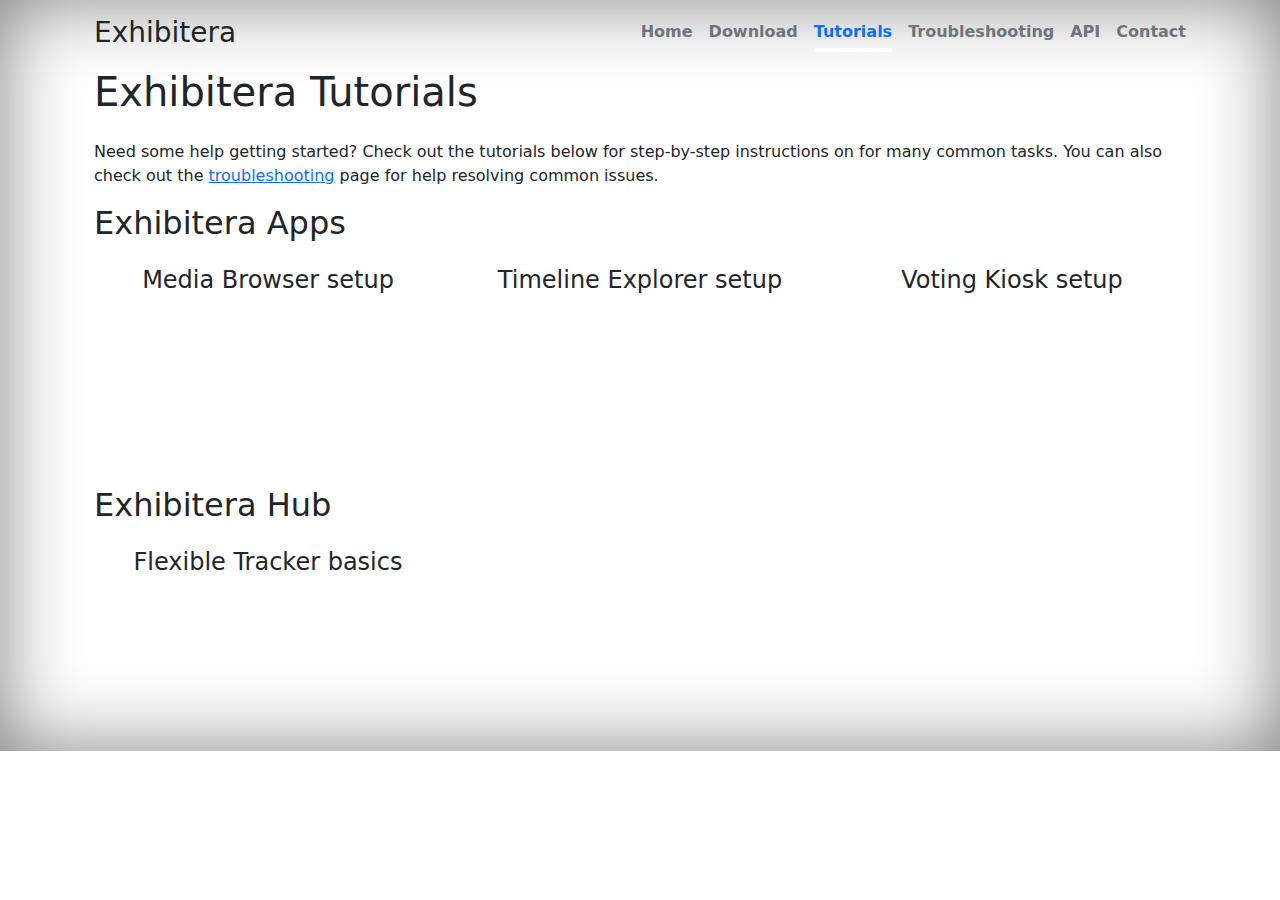
<file: tutorials/index.html>
<!doctype html>
<html lang="en">
  <head>
    <meta charset="utf-8">
    <meta name="viewport" content="width=device-width, initial-scale=1">
    <meta name="description" content="">
    <meta name="author" content="Morgan Rehnberg">
    <title>Exhibitera Tutorials</title>


    <!-- Bootstrap core CSS -->
    <link href="https://cdn.jsdelivr.net/npm/bootstrap@5.3.2/dist/css/bootstrap.min.css" rel="stylesheet" crossorigin="anonymous">

    <style>
      .bd-placeholder-img {
        font-size: 1.125rem;
        text-anchor: middle;
        -webkit-user-select: none;
        -moz-user-select: none;
        user-select: none;
      }

      @media (min-width: 768px) {
        .bd-placeholder-img-lg {
          font-size: 3.5rem;
        }
      }
    </style>


    <!-- Custom styles for this template -->
    <link href="../features.css" rel="stylesheet">
  </head>
  <body>

<svg xmlns="http://www.w3.org/2000/svg" style="display: none;">
  <symbol id="bootstrap" viewBox="0 0 118 94">
    <title>Bootstrap</title>
    <path fill-rule="evenodd" clip-rule="evenodd" d="M24.509 0c-6.733 0-11.715 5.893-11.492 12.284.214 6.14-.064 14.092-2.066 20.577C8.943 39.365 5.547 43.485 0 44.014v5.972c5.547.529 8.943 4.649 10.951 11.153 2.002 6.485 2.28 14.437 2.066 20.577C12.794 88.106 17.776 94 24.51 94H93.5c6.733 0 11.714-5.893 11.491-12.284-.214-6.14.064-14.092 2.066-20.577 2.009-6.504 5.396-10.624 10.943-11.153v-5.972c-5.547-.529-8.934-4.649-10.943-11.153-2.002-6.484-2.28-14.437-2.066-20.577C105.214 5.894 100.233 0 93.5 0H24.508zM80 57.863C80 66.663 73.436 72 62.543 72H44a2 2 0 01-2-2V24a2 2 0 012-2h18.437c9.083 0 15.044 4.92 15.044 12.474 0 5.302-4.01 10.049-9.119 10.88v.277C75.317 46.394 80 51.21 80 57.863zM60.521 28.34H49.948v14.934h8.905c6.884 0 10.68-2.772 10.68-7.727 0-4.643-3.264-7.207-9.012-7.207zM49.948 49.2v16.458H60.91c7.167 0 10.964-2.876 10.964-8.281 0-5.406-3.903-8.178-11.425-8.178H49.948z"></path>
  </symbol>
  <symbol id="home" viewBox="0 0 16 16">
    <path d="M8.354 1.146a.5.5 0 0 0-.708 0l-6 6A.5.5 0 0 0 1.5 7.5v7a.5.5 0 0 0 .5.5h4.5a.5.5 0 0 0 .5-.5v-4h2v4a.5.5 0 0 0 .5.5H14a.5.5 0 0 0 .5-.5v-7a.5.5 0 0 0-.146-.354L13 5.793V2.5a.5.5 0 0 0-.5-.5h-1a.5.5 0 0 0-.5.5v1.293L8.354 1.146zM2.5 14V7.707l5.5-5.5 5.5 5.5V14H10v-4a.5.5 0 0 0-.5-.5h-3a.5.5 0 0 0-.5.5v4H2.5z"/>
  </symbol>
  <symbol id="speedometer2" viewBox="0 0 16 16">
    <path d="M8 4a.5.5 0 0 1 .5.5V6a.5.5 0 0 1-1 0V4.5A.5.5 0 0 1 8 4zM3.732 5.732a.5.5 0 0 1 .707 0l.915.914a.5.5 0 1 1-.708.708l-.914-.915a.5.5 0 0 1 0-.707zM2 10a.5.5 0 0 1 .5-.5h1.586a.5.5 0 0 1 0 1H2.5A.5.5 0 0 1 2 10zm9.5 0a.5.5 0 0 1 .5-.5h1.5a.5.5 0 0 1 0 1H12a.5.5 0 0 1-.5-.5zm.754-4.246a.389.389 0 0 0-.527-.02L7.547 9.31a.91.91 0 1 0 1.302 1.258l3.434-4.297a.389.389 0 0 0-.029-.518z"/>
    <path fill-rule="evenodd" d="M0 10a8 8 0 1 1 15.547 2.661c-.442 1.253-1.845 1.602-2.932 1.25C11.309 13.488 9.475 13 8 13c-1.474 0-3.31.488-4.615.911-1.087.352-2.49.003-2.932-1.25A7.988 7.988 0 0 1 0 10zm8-7a7 7 0 0 0-6.603 9.329c.203.575.923.876 1.68.63C4.397 12.533 6.358 12 8 12s3.604.532 4.923.96c.757.245 1.477-.056 1.68-.631A7 7 0 0 0 8 3z"/>
  </symbol>
  <symbol id="table" viewBox="0 0 16 16">
    <path d="M0 2a2 2 0 0 1 2-2h12a2 2 0 0 1 2 2v12a2 2 0 0 1-2 2H2a2 2 0 0 1-2-2V2zm15 2h-4v3h4V4zm0 4h-4v3h4V8zm0 4h-4v3h3a1 1 0 0 0 1-1v-2zm-5 3v-3H6v3h4zm-5 0v-3H1v2a1 1 0 0 0 1 1h3zm-4-4h4V8H1v3zm0-4h4V4H1v3zm5-3v3h4V4H6zm4 4H6v3h4V8z"/>
  </symbol>
  <symbol id="people-circle" viewBox="0 0 16 16">
    <path d="M11 6a3 3 0 1 1-6 0 3 3 0 0 1 6 0z"/>
    <path fill-rule="evenodd" d="M0 8a8 8 0 1 1 16 0A8 8 0 0 1 0 8zm8-7a7 7 0 0 0-5.468 11.37C3.242 11.226 4.805 10 8 10s4.757 1.225 5.468 2.37A7 7 0 0 0 8 1z"/>
  </symbol>
  <symbol id="grid" viewBox="0 0 16 16">
    <path d="M1 2.5A1.5 1.5 0 0 1 2.5 1h3A1.5 1.5 0 0 1 7 2.5v3A1.5 1.5 0 0 1 5.5 7h-3A1.5 1.5 0 0 1 1 5.5v-3zM2.5 2a.5.5 0 0 0-.5.5v3a.5.5 0 0 0 .5.5h3a.5.5 0 0 0 .5-.5v-3a.5.5 0 0 0-.5-.5h-3zm6.5.5A1.5 1.5 0 0 1 10.5 1h3A1.5 1.5 0 0 1 15 2.5v3A1.5 1.5 0 0 1 13.5 7h-3A1.5 1.5 0 0 1 9 5.5v-3zm1.5-.5a.5.5 0 0 0-.5.5v3a.5.5 0 0 0 .5.5h3a.5.5 0 0 0 .5-.5v-3a.5.5 0 0 0-.5-.5h-3zM1 10.5A1.5 1.5 0 0 1 2.5 9h3A1.5 1.5 0 0 1 7 10.5v3A1.5 1.5 0 0 1 5.5 15h-3A1.5 1.5 0 0 1 1 13.5v-3zm1.5-.5a.5.5 0 0 0-.5.5v3a.5.5 0 0 0 .5.5h3a.5.5 0 0 0 .5-.5v-3a.5.5 0 0 0-.5-.5h-3zm6.5.5A1.5 1.5 0 0 1 10.5 9h3a1.5 1.5 0 0 1 1.5 1.5v3a1.5 1.5 0 0 1-1.5 1.5h-3A1.5 1.5 0 0 1 9 13.5v-3zm1.5-.5a.5.5 0 0 0-.5.5v3a.5.5 0 0 0 .5.5h3a.5.5 0 0 0 .5-.5v-3a.5.5 0 0 0-.5-.5h-3z"/>
  </symbol>
  <symbol id="collection" viewBox="0 0 16 16">
    <path d="M2.5 3.5a.5.5 0 0 1 0-1h11a.5.5 0 0 1 0 1h-11zm2-2a.5.5 0 0 1 0-1h7a.5.5 0 0 1 0 1h-7zM0 13a1.5 1.5 0 0 0 1.5 1.5h13A1.5 1.5 0 0 0 16 13V6a1.5 1.5 0 0 0-1.5-1.5h-13A1.5 1.5 0 0 0 0 6v7zm1.5.5A.5.5 0 0 1 1 13V6a.5.5 0 0 1 .5-.5h13a.5.5 0 0 1 .5.5v7a.5.5 0 0 1-.5.5h-13z"/>
  </symbol>
  <symbol id="calendar3" viewBox="0 0 16 16">
    <path d="M14 0H2a2 2 0 0 0-2 2v12a2 2 0 0 0 2 2h12a2 2 0 0 0 2-2V2a2 2 0 0 0-2-2zM1 3.857C1 3.384 1.448 3 2 3h12c.552 0 1 .384 1 .857v10.286c0 .473-.448.857-1 .857H2c-.552 0-1-.384-1-.857V3.857z"/>
    <path d="M6.5 7a1 1 0 1 0 0-2 1 1 0 0 0 0 2zm3 0a1 1 0 1 0 0-2 1 1 0 0 0 0 2zm3 0a1 1 0 1 0 0-2 1 1 0 0 0 0 2zm-9 3a1 1 0 1 0 0-2 1 1 0 0 0 0 2zm3 0a1 1 0 1 0 0-2 1 1 0 0 0 0 2zm3 0a1 1 0 1 0 0-2 1 1 0 0 0 0 2zm3 0a1 1 0 1 0 0-2 1 1 0 0 0 0 2zm-9 3a1 1 0 1 0 0-2 1 1 0 0 0 0 2zm3 0a1 1 0 1 0 0-2 1 1 0 0 0 0 2zm3 0a1 1 0 1 0 0-2 1 1 0 0 0 0 2z"/>
  </symbol>
  <symbol id="chat-quote-fill" viewBox="0 0 16 16">
    <path d="M16 8c0 3.866-3.582 7-8 7a9.06 9.06 0 0 1-2.347-.306c-.584.296-1.925.864-4.181 1.234-.2.032-.352-.176-.273-.362.354-.836.674-1.95.77-2.966C.744 11.37 0 9.76 0 8c0-3.866 3.582-7 8-7s8 3.134 8 7zM7.194 6.766a1.688 1.688 0 0 0-.227-.272 1.467 1.467 0 0 0-.469-.324l-.008-.004A1.785 1.785 0 0 0 5.734 6C4.776 6 4 6.746 4 7.667c0 .92.776 1.666 1.734 1.666.343 0 .662-.095.931-.26-.137.389-.39.804-.81 1.22a.405.405 0 0 0 .011.59c.173.16.447.155.614-.01 1.334-1.329 1.37-2.758.941-3.706a2.461 2.461 0 0 0-.227-.4zM11 9.073c-.136.389-.39.804-.81 1.22a.405.405 0 0 0 .012.59c.172.16.446.155.613-.01 1.334-1.329 1.37-2.758.942-3.706a2.466 2.466 0 0 0-.228-.4 1.686 1.686 0 0 0-.227-.273 1.466 1.466 0 0 0-.469-.324l-.008-.004A1.785 1.785 0 0 0 10.07 6c-.957 0-1.734.746-1.734 1.667 0 .92.777 1.666 1.734 1.666.343 0 .662-.095.931-.26z"/>
  </symbol>
  <symbol id="cpu-fill" viewBox="0 0 16 16">
    <path d="M6.5 6a.5.5 0 0 0-.5.5v3a.5.5 0 0 0 .5.5h3a.5.5 0 0 0 .5-.5v-3a.5.5 0 0 0-.5-.5h-3z"/>
    <path d="M5.5.5a.5.5 0 0 0-1 0V2A2.5 2.5 0 0 0 2 4.5H.5a.5.5 0 0 0 0 1H2v1H.5a.5.5 0 0 0 0 1H2v1H.5a.5.5 0 0 0 0 1H2v1H.5a.5.5 0 0 0 0 1H2A2.5 2.5 0 0 0 4.5 14v1.5a.5.5 0 0 0 1 0V14h1v1.5a.5.5 0 0 0 1 0V14h1v1.5a.5.5 0 0 0 1 0V14h1v1.5a.5.5 0 0 0 1 0V14a2.5 2.5 0 0 0 2.5-2.5h1.5a.5.5 0 0 0 0-1H14v-1h1.5a.5.5 0 0 0 0-1H14v-1h1.5a.5.5 0 0 0 0-1H14v-1h1.5a.5.5 0 0 0 0-1H14A2.5 2.5 0 0 0 11.5 2V.5a.5.5 0 0 0-1 0V2h-1V.5a.5.5 0 0 0-1 0V2h-1V.5a.5.5 0 0 0-1 0V2h-1V.5zm1 4.5h3A1.5 1.5 0 0 1 11 6.5v3A1.5 1.5 0 0 1 9.5 11h-3A1.5 1.5 0 0 1 5 9.5v-3A1.5 1.5 0 0 1 6.5 5z"/>
  </symbol>
  <symbol id="gear-fill" viewBox="0 0 16 16">
    <path d="M9.405 1.05c-.413-1.4-2.397-1.4-2.81 0l-.1.34a1.464 1.464 0 0 1-2.105.872l-.31-.17c-1.283-.698-2.686.705-1.987 1.987l.169.311c.446.82.023 1.841-.872 2.105l-.34.1c-1.4.413-1.4 2.397 0 2.81l.34.1a1.464 1.464 0 0 1 .872 2.105l-.17.31c-.698 1.283.705 2.686 1.987 1.987l.311-.169a1.464 1.464 0 0 1 2.105.872l.1.34c.413 1.4 2.397 1.4 2.81 0l.1-.34a1.464 1.464 0 0 1 2.105-.872l.31.17c1.283.698 2.686-.705 1.987-1.987l-.169-.311a1.464 1.464 0 0 1 .872-2.105l.34-.1c1.4-.413 1.4-2.397 0-2.81l-.34-.1a1.464 1.464 0 0 1-.872-2.105l.17-.31c.698-1.283-.705-2.686-1.987-1.987l-.311.169a1.464 1.464 0 0 1-2.105-.872l-.1-.34zM8 10.93a2.929 2.929 0 1 1 0-5.86 2.929 2.929 0 0 1 0 5.858z"/>
  </symbol>
  <symbol id="speedometer" viewBox="0 0 16 16">
    <path d="M8 2a.5.5 0 0 1 .5.5V4a.5.5 0 0 1-1 0V2.5A.5.5 0 0 1 8 2zM3.732 3.732a.5.5 0 0 1 .707 0l.915.914a.5.5 0 1 1-.708.708l-.914-.915a.5.5 0 0 1 0-.707zM2 8a.5.5 0 0 1 .5-.5h1.586a.5.5 0 0 1 0 1H2.5A.5.5 0 0 1 2 8zm9.5 0a.5.5 0 0 1 .5-.5h1.5a.5.5 0 0 1 0 1H12a.5.5 0 0 1-.5-.5zm.754-4.246a.389.389 0 0 0-.527-.02L7.547 7.31A.91.91 0 1 0 8.85 8.569l3.434-4.297a.389.389 0 0 0-.029-.518z"/>
    <path fill-rule="evenodd" d="M6.664 15.889A8 8 0 1 1 9.336.11a8 8 0 0 1-2.672 15.78zm-4.665-4.283A11.945 11.945 0 0 1 8 10c2.186 0 4.236.585 6.001 1.606a7 7 0 1 0-12.002 0z"/>
  </symbol>
  <symbol id="toggles2" viewBox="0 0 16 16">
    <path d="M9.465 10H12a2 2 0 1 1 0 4H9.465c.34-.588.535-1.271.535-2 0-.729-.195-1.412-.535-2z"/>
    <path d="M6 15a3 3 0 1 0 0-6 3 3 0 0 0 0 6zm0 1a4 4 0 1 1 0-8 4 4 0 0 1 0 8zm.535-10a3.975 3.975 0 0 1-.409-1H4a1 1 0 0 1 0-2h2.126c.091-.355.23-.69.41-1H4a2 2 0 1 0 0 4h2.535z"/>
    <path d="M14 4a4 4 0 1 1-8 0 4 4 0 0 1 8 0z"/>
  </symbol>
  <symbol id="tools" viewBox="0 0 16 16">
    <path d="M1 0L0 1l2.2 3.081a1 1 0 0 0 .815.419h.07a1 1 0 0 1 .708.293l2.675 2.675-2.617 2.654A3.003 3.003 0 0 0 0 13a3 3 0 1 0 5.878-.851l2.654-2.617.968.968-.305.914a1 1 0 0 0 .242 1.023l3.356 3.356a1 1 0 0 0 1.414 0l1.586-1.586a1 1 0 0 0 0-1.414l-3.356-3.356a1 1 0 0 0-1.023-.242L10.5 9.5l-.96-.96 2.68-2.643A3.005 3.005 0 0 0 16 3c0-.269-.035-.53-.102-.777l-2.14 2.141L12 4l-.364-1.757L13.777.102a3 3 0 0 0-3.675 3.68L7.462 6.46 4.793 3.793a1 1 0 0 1-.293-.707v-.071a1 1 0 0 0-.419-.814L1 0zm9.646 10.646a.5.5 0 0 1 .708 0l3 3a.5.5 0 0 1-.708.708l-3-3a.5.5 0 0 1 0-.708zM3 11l.471.242.529.026.287.445.445.287.026.529L5 13l-.242.471-.026.529-.445.287-.287.445-.529.026L3 15l-.471-.242L2 14.732l-.287-.445L1.268 14l-.026-.529L1 13l.242-.471.026-.529.445-.287.287-.445.529-.026L3 11z"/>
  </symbol>
  <symbol id="chevron-right" viewBox="0 0 16 16">
    <path fill-rule="evenodd" d="M4.646 1.646a.5.5 0 0 1 .708 0l6 6a.5.5 0 0 1 0 .708l-6 6a.5.5 0 0 1-.708-.708L10.293 8 4.646 2.354a.5.5 0 0 1 0-.708z"/>
  </symbol>
  <symbol id="geo-fill" viewBox="0 0 16 16">
    <path fill-rule="evenodd" d="M4 4a4 4 0 1 1 4.5 3.969V13.5a.5.5 0 0 1-1 0V7.97A4 4 0 0 1 4 3.999zm2.493 8.574a.5.5 0 0 1-.411.575c-.712.118-1.28.295-1.655.493a1.319 1.319 0 0 0-.37.265.301.301 0 0 0-.057.09V14l.002.008a.147.147 0 0 0 .016.033.617.617 0 0 0 .145.15c.165.13.435.27.813.395.751.25 1.82.414 3.024.414s2.273-.163 3.024-.414c.378-.126.648-.265.813-.395a.619.619 0 0 0 .146-.15.148.148 0 0 0 .015-.033L12 14v-.004a.301.301 0 0 0-.057-.09 1.318 1.318 0 0 0-.37-.264c-.376-.198-.943-.375-1.655-.493a.5.5 0 1 1 .164-.986c.77.127 1.452.328 1.957.594C12.5 13 13 13.4 13 14c0 .426-.26.752-.544.977-.29.228-.68.413-1.116.558-.878.293-2.059.465-3.34.465-1.281 0-2.462-.172-3.34-.465-.436-.145-.826-.33-1.116-.558C3.26 14.752 3 14.426 3 14c0-.599.5-1 .961-1.243.505-.266 1.187-.467 1.957-.594a.5.5 0 0 1 .575.411z"/>
  </symbol>
</svg>
<main>
  <div class="container px-4" id="featured-3">

    <div class="d-flex w-100 h-100 py-3 mx-auto flex-column text-center">
      <header class="mb-auto">
        <div>
          <h3 class="float-start mb-0">Exhibitera</h3>
          <nav class="nav nav-masthead justify-content-center float-md-end">
            <a class="nav-link text-secondary" aria-current="page" href="../">Home</a>
            <a class="nav-link text-secondary" href="../download">Download</a>
            <a class="nav-link text-primary active" href="../tutorials">Tutorials</a>
            <a class="nav-link text-secondary" href="../troubleshooting">Troubleshooting</a>
            <a class="nav-link text-secondary" href="../api">API</a>
            <a class="nav-link text-secondary" href="mailto:MRehnberg@adventuresci.org">Contact</a>
          </nav>
        </div>
      </header>
    </div>

    <h1 class="pb-0">Exhibitera Tutorials</h1>
    
    <div class='row mt-3 gy-2'>
        <div class="col-12">
            Need some help getting started? Check out the tutorials below for step-by-step instructions on for many common tasks. You can also check out the <a href="../troubleshooting">troubleshooting</a> page for help resolving common issues.
        </div>
        <div class="col-12 h2 mt-3">
            Exhibitera Apps
            <div class="row mt-3 gy-2 text-center row-cols-1 row-cols-md-2 row-cols-lg-3 row-cols-xxl-4">
                <div class="col">
                    <div class="h4">Media Browser setup</div>
                    <iframe src="https://www.youtube.com/embed/P6YTyUZgzww?si=oWdd8pdwdAdzUhYu" title="YouTube video player" frameborder="0" allow="accelerometer; autoplay; clipboard-write; encrypted-media; gyroscope; picture-in-picture; web-share" allowfullscreen></iframe>
                </div>
                <div class="col">
                    <div class="h4">Timeline Explorer setup</div>
                    <iframe src="https://www.youtube.com/embed/VBrp_ICVciE?si=WE3OOjmFcUUKA29r" title="YouTube video player" frameborder="0" allow="accelerometer; autoplay; clipboard-write; encrypted-media; gyroscope; picture-in-picture; web-share" allowfullscreen></iframe>
                </div>
                <div class="col">
                    <div class="h4">Voting Kiosk setup</div>
                    <iframe src="https://www.youtube.com/embed/4IEHRFS0ZpQ?si=zLySGgegwV4TVcgW" title="YouTube video player" frameborder="0" allow="accelerometer; autoplay; clipboard-write; encrypted-media; gyroscope; picture-in-picture; web-share" allowfullscreen></iframe>
                </div>
            </div>
        </div>
        <div class="col-12 h2 mt-3">
            Exhibitera Hub
            <div class="row mt-3 gy-2 text-center row-cols-1 row-cols-md-2 row-cols-lg-3 row-cols-xxl-4">
              <div class="col">
                  <div class="h4">Flexible Tracker basics</div>
                  <iframe src="https://www.youtube.com/embed/0aYYDyHgwW4?si=Jd5QIbrtdEnRjagO" title="YouTube video player" frameborder="0" allow="accelerometer; autoplay; clipboard-write; encrypted-media; gyroscope; picture-in-picture; web-share" allowfullscreen></iframe>
              </div>
            </div>
        </div>
    </div>
    
    </div>
  </div>
</main>

<script src="https://cdn.jsdelivr.net/npm/bootstrap@5.3.2/dist/js/bootstrap.bundle.min.js" crossorigin="anonymous"></script>
<script src="https://cdn.jsdelivr.net/npm/jquery@3.7.1/dist/jquery.min.js"></script>

<script>
  // Set color mode
  if (window.matchMedia && window.matchMedia('(prefers-color-scheme: dark)').matches) {
    document.querySelector('html').setAttribute('data-bs-theme', 'dark')
  } else {
    document.querySelector('html').setAttribute('data-bs-theme', 'light')
  }

  // Activate tooltips
  const tooltipTriggerList = document.querySelectorAll('[data-bs-toggle="tooltip"]')
  const tooltipList = [...tooltipTriggerList].map(tooltipTriggerEl => new bootstrap.Tooltip(tooltipTriggerEl))
</script>

</body>
</html>
</file>
<file: features.css>
/*
 * Header
 */

.nav-masthead .nav-link {
  padding: .25rem 0;
  font-weight: 700;
  color: rgba(255, 255, 255, .5);
  background-color: transparent;
  border-bottom: .25rem solid transparent;
}

.nav-masthead .nav-link:hover,
.nav-masthead .nav-link:focus {
  border-bottom-color: rgba(255, 255, 255, .25);
}

.nav-masthead .nav-link + .nav-link {
  margin-left: 1rem;
}

.nav-masthead .active {
  color: #fff;
  border-bottom-color: #fff;
}

* Custom default button */
.btn-secondary,
.btn-secondary:hover,
.btn-secondary:focus {
  color: #333;
  text-shadow: none; /* Prevent inheritance from `body` */
}


/*
 * Base structure
 */

body {
  /* text-shadow: 0 .05rem .1rem rgba(0, 0, 0, .5); */
  box-shadow: inset 0 0 5rem rgba(0, 0, 0, .5);
}

.cover-container {
  max-width: 42em;
}

.b-example-divider {
  height: 3rem;
  background-color: rgba(0, 0, 0, .1);
  border: solid rgba(0, 0, 0, .15);
  border-width: 1px 0;
  box-shadow: inset 0 .5em 1.5em rgba(0, 0, 0, .1), inset 0 .125em .5em rgba(0, 0, 0, .15);
}

.bi {
  vertical-align: -.125em;
  fill: currentColor;
}

.feature-icon {
  display: inline-flex;
  align-items: center;
  justify-content: center;
  width: 4rem;
  height: 4rem;
  margin-bottom: 1rem;
  font-size: 2rem;
  color: #fff;
  border-radius: .75rem;
}

.icon-link {
  display: inline-flex;
  align-items: center;
}
.icon-link > .bi {
  margin-top: .125rem;
  margin-left: .125rem;
  transition: transform .25s ease-in-out;
  fill: currentColor;
}
.icon-link:hover > .bi {
  transform: translate(.25rem);
}

.icon-square {
  display: inline-flex;
  align-items: center;
  justify-content: center;
  width: 3rem;
  height: 3rem;
  font-size: 1.5rem;
  border-radius: .75rem;
}

.rounded-4 { border-radius: .5rem; }
.rounded-5 { border-radius: 1rem; }

.text-shadow-1 { text-shadow: 0 .125rem .25rem rgba(0, 0, 0, .25); }
.text-shadow-2 { text-shadow: 0 .25rem .5rem rgba(0, 0, 0, .25); }
.text-shadow-3 { text-shadow: 0 .5rem 1.5rem rgba(0, 0, 0, .25); }

.card-cover {
  background-repeat: no-repeat;
  background-position: center center;
  background-size: cover;
}
</file>
<file: api/prism.css>
/* PrismJS 1.29.0
https://prismjs.com/download.html#themes=prism&languages=clike+javascript */
code[class*=language-],pre[class*=language-]{color:#000;background:0 0;text-shadow:0 1px #fff;font-family:Consolas,Monaco,'Andale Mono','Ubuntu Mono',monospace;font-size:1em;text-align:left;white-space:pre;word-spacing:normal;word-break:normal;word-wrap:normal;line-height:1.5;-moz-tab-size:4;-o-tab-size:4;tab-size:4;-webkit-hyphens:none;-moz-hyphens:none;-ms-hyphens:none;hyphens:none}code[class*=language-] ::-moz-selection,code[class*=language-]::-moz-selection,pre[class*=language-] ::-moz-selection,pre[class*=language-]::-moz-selection{text-shadow:none;background:#b3d4fc}code[class*=language-] ::selection,code[class*=language-]::selection,pre[class*=language-] ::selection,pre[class*=language-]::selection{text-shadow:none;background:#b3d4fc}@media print{code[class*=language-],pre[class*=language-]{text-shadow:none}}pre[class*=language-]{padding:1em;margin:.5em 0;overflow:auto}:not(pre)>code[class*=language-],pre[class*=language-]{background:#f5f2f0}:not(pre)>code[class*=language-]{padding:.1em;border-radius:.3em;white-space:normal}.token.cdata,.token.comment,.token.doctype,.token.prolog{color:#708090}.token.punctuation{color:#999}.token.namespace{opacity:.7}.token.boolean,.token.constant,.token.deleted,.token.number,.token.property,.token.symbol,.token.tag{color:#905}.token.attr-name,.token.builtin,.token.char,.token.inserted,.token.selector,.token.string{color:#690}.language-css .token.string,.style .token.string,.token.entity,.token.operator,.token.url{color:#9a6e3a;background:hsla(0,0%,100%,.5)}.token.atrule,.token.attr-value,.token.keyword{color:#07a}.token.class-name,.token.function{color:#dd4a68}.token.important,.token.regex,.token.variable{color:#e90}.token.bold,.token.important{font-weight:700}.token.italic{font-style:italic}.token.entity{cursor:help}
</file>
